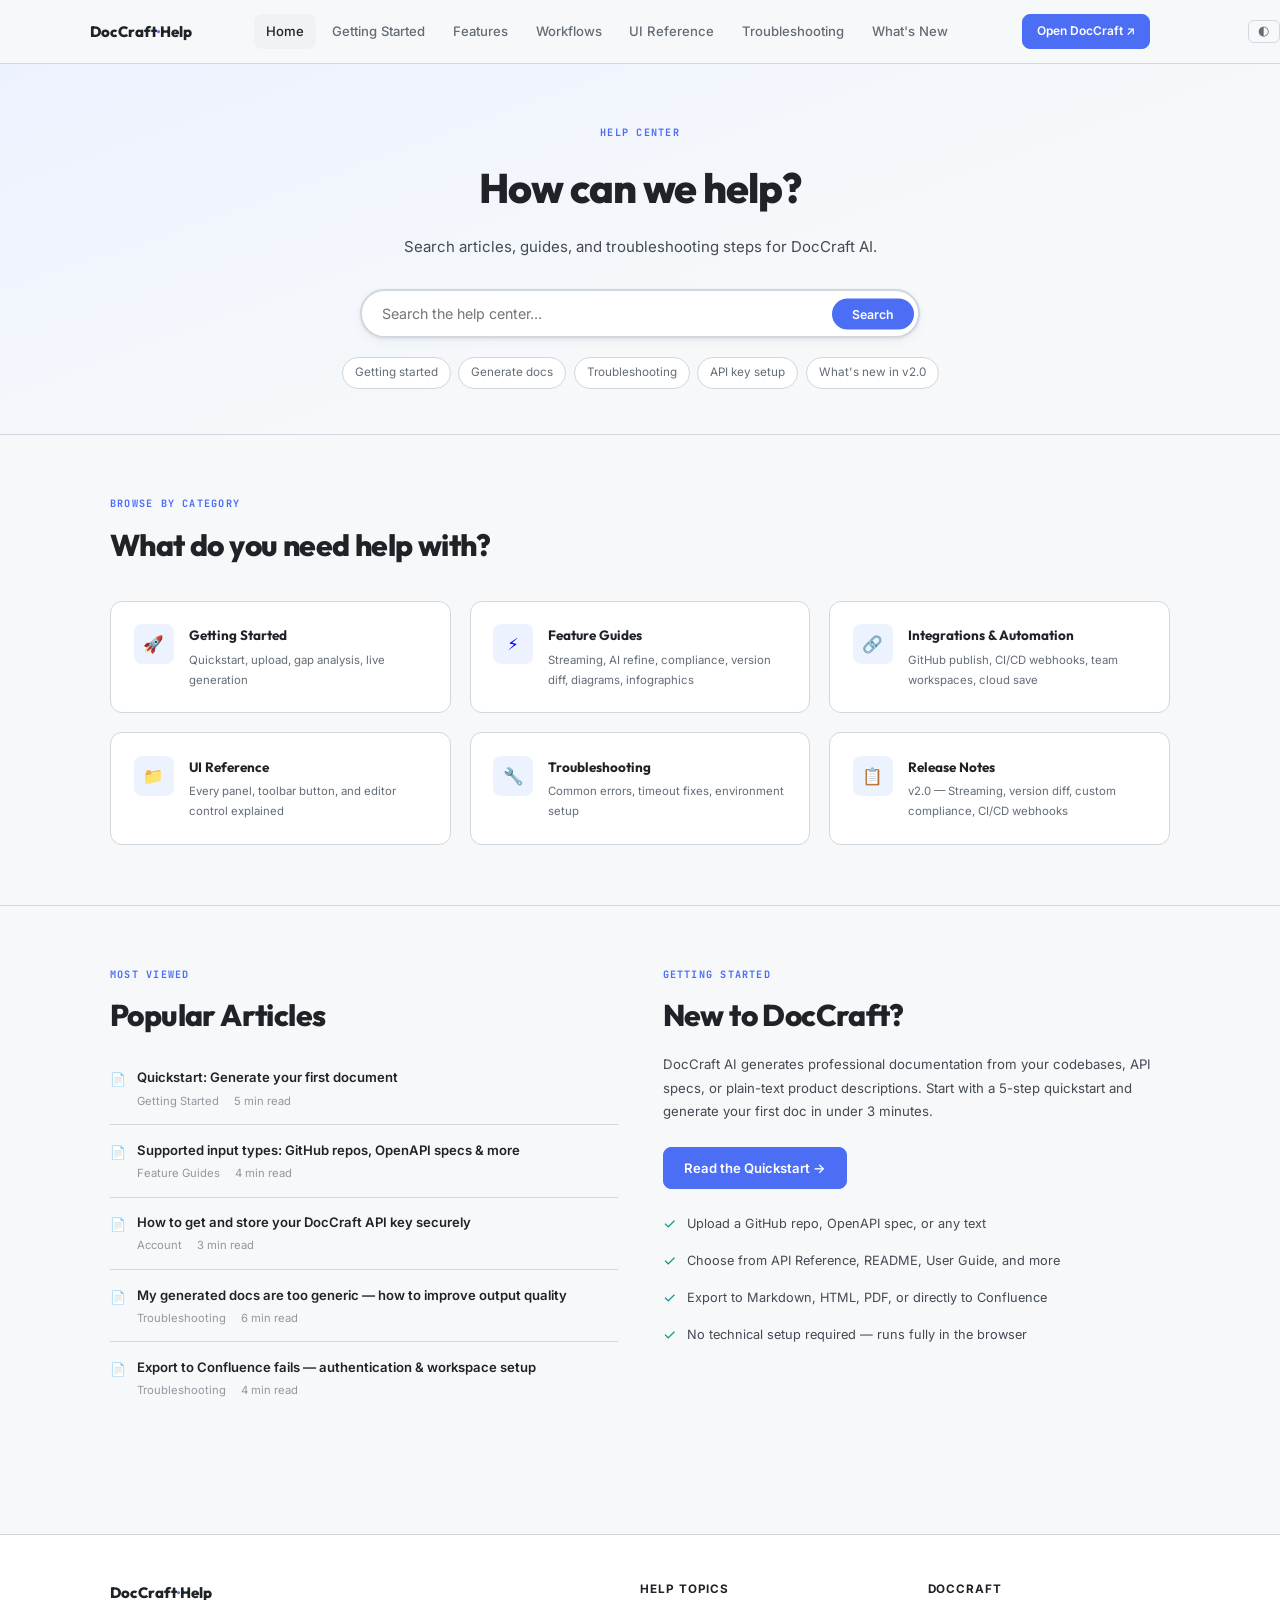
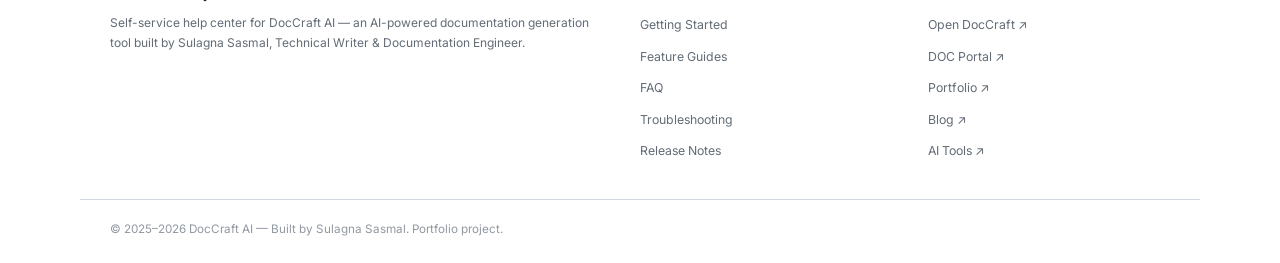
<file: index.html>
<!DOCTYPE html>
<html lang="en">
<head>
<meta charset="UTF-8">
<meta name="viewport" content="width=device-width, initial-scale=1.0">
<meta name="description" content="DocCraft AI Help Center — everything you need to generate, edit, and export professional documentation with DocCraft.">
<title>DocCraft Help Center — Documentation & Support</title>
<link rel="icon" href="assets/favicon.svg" type="image/svg+xml">
<link rel="stylesheet" href="assets/css/style.css">
<script>(function(){var t=localStorage.getItem("theme");if(t)document.documentElement.setAttribute("data-theme",t);else if(window.matchMedia("(prefers-color-scheme:dark)").matches)document.documentElement.setAttribute("data-theme","dark");else document.documentElement.setAttribute("data-theme","light");})()</script>
</head>
<body>

<nav class="nav">
  <div class="nav-inner">
    <a href="index.html" class="nav-brand">DocCraft<span>·</span>Help</a>
    <div class="nav-links">
      <a href="index.html"             class="nav-link active">Home</a>
      <a href="getting-started.html"   class="nav-link">Getting Started</a>
      <a href="feature-generate.html"  class="nav-link">Features</a>
      <a href="workflows.html"         class="nav-link">Workflows</a>
      <a href="ui-reference.html"      class="nav-link">UI Reference</a>
      <a href="troubleshooting.html"   class="nav-link">Troubleshooting</a>
      <a href="release-notes.html"     class="nav-link">What's New</a>
    </div>
    <div class="nav-actions">
      <a href="https://doccraft-ten.vercel.app/" target="_blank" rel="noopener" class="btn btn-indigo btn-sm">Open DocCraft ↗</a>
    </div>
  </div>
  <button class="theme-toggle" id="theme-toggle" aria-label="Toggle dark mode">&#9680;</button>
</nav>

<!-- HERO SEARCH -->
<div class="help-hero">
  <div class="container">
    <p style="font-family:var(--font-mono);font-size:0.68rem;font-weight:700;letter-spacing:0.12em;text-transform:uppercase;color:var(--indigo);margin-bottom:0.75rem;">Help Center</p>
    <h1>How can we help?</h1>
    <p>Search articles, guides, and troubleshooting steps for DocCraft AI.</p>
    <div class="help-search-wrap">
      <input type="search" class="help-search" placeholder="Search the help center..." aria-label="Search help articles">
      <button class="help-search-btn">Search</button>
    </div>
    <div class="popular-chips">
      <a href="getting-started.html" class="popular-chip">Getting started</a>
      <a href="feature-generate.html" class="popular-chip">Generate docs</a>
      <a href="troubleshooting.html" class="popular-chip">Troubleshooting</a>
      <a href="faq.html" class="popular-chip">API key setup</a>
      <a href="release-notes.html" class="popular-chip">What's new in v2.0</a>
    </div>
  </div>
</div>

<!-- CATEGORIES -->
<section class="section">
  <div class="container">
    <p class="section-label">Browse by Category</p>
    <h2 class="section-title">What do you need help with?</h2>
    <div class="category-grid">
      <a href="getting-started.html" class="category-card">
        <div class="category-icon">🚀</div>
        <div>
          <div class="category-card-title">Getting Started</div>
          <div class="category-card-count">Quickstart, upload, gap analysis, live generation</div>
        </div>
      </a>
      <a href="feature-generate.html" class="category-card">
        <div class="category-icon">⚡</div>
        <div>
          <div class="category-card-title">Feature Guides</div>
          <div class="category-card-count">Streaming, AI refine, compliance, version diff, diagrams, infographics</div>
        </div>
      </a>
      <a href="workflows.html" class="category-card">
        <div class="category-icon">🔗</div>
        <div>
          <div class="category-card-title">Integrations &amp; Automation</div>
          <div class="category-card-count">GitHub publish, CI/CD webhooks, team workspaces, cloud save</div>
        </div>
      </a>
      <a href="ui-reference.html" class="category-card">
        <div class="category-icon">📁</div>
        <div>
          <div class="category-card-title">UI Reference</div>
          <div class="category-card-count">Every panel, toolbar button, and editor control explained</div>
        </div>
      </a>
      <a href="troubleshooting.html" class="category-card">
        <div class="category-icon">🔧</div>
        <div>
          <div class="category-card-title">Troubleshooting</div>
          <div class="category-card-count">Common errors, timeout fixes, environment setup</div>
        </div>
      </a>
      <a href="release-notes.html" class="category-card">
        <div class="category-icon">📋</div>
        <div>
          <div class="category-card-title">Release Notes</div>
          <div class="category-card-count">v2.0 — Streaming, version diff, custom compliance, CI/CD webhooks</div>
        </div>
      </a>
    </div>
  </div>
</section>

<hr class="divider">

<!-- FEATURED ARTICLES -->
<section class="section">
  <div class="container">
    <div style="display:grid;grid-template-columns:1fr 1fr;gap:3rem;">
      <div>
        <p class="section-label">Most Viewed</p>
        <h2 class="section-title">Popular Articles</h2>
        <a href="getting-started.html" class="article-item">
          <span class="article-icon">📄</span>
          <div>
            <span class="article-title">Quickstart: Generate your first document</span>
            <div class="article-meta"><span>Getting Started</span><span>5 min read</span></div>
          </div>
        </a>
        <a href="feature-generate.html" class="article-item">
          <span class="article-icon">📄</span>
          <div>
            <span class="article-title">Supported input types: GitHub repos, OpenAPI specs &amp; more</span>
            <div class="article-meta"><span>Feature Guides</span><span>4 min read</span></div>
          </div>
        </a>
        <a href="faq.html" class="article-item">
          <span class="article-icon">📄</span>
          <div>
            <span class="article-title">How to get and store your DocCraft API key securely</span>
            <div class="article-meta"><span>Account</span><span>3 min read</span></div>
          </div>
        </a>
        <a href="troubleshooting.html" class="article-item">
          <span class="article-icon">📄</span>
          <div>
            <span class="article-title">My generated docs are too generic — how to improve output quality</span>
            <div class="article-meta"><span>Troubleshooting</span><span>6 min read</span></div>
          </div>
        </a>
        <a href="troubleshooting.html" class="article-item">
          <span class="article-icon">📄</span>
          <div>
            <span class="article-title">Export to Confluence fails — authentication &amp; workspace setup</span>
            <div class="article-meta"><span>Troubleshooting</span><span>4 min read</span></div>
          </div>
        </a>
      </div>
      <div>
        <p class="section-label">Getting Started</p>
        <h2 class="section-title">New to DocCraft?</h2>
        <p style="font-size:0.88rem;color:var(--text-2);line-height:1.8;margin-bottom:1.5rem;">DocCraft AI generates professional documentation from your codebases, API specs, or plain-text product descriptions. Start with a 5-step quickstart and generate your first doc in under 3 minutes.</p>
        <a href="getting-started.html" class="btn btn-indigo">Read the Quickstart →</a>
        <div style="margin-top:1.5rem;display:flex;flex-direction:column;gap:0.75rem;">
          <div style="display:flex;align-items:center;gap:0.75rem;font-size:0.85rem;color:var(--text-2);">
            <span style="color:var(--teal);font-size:1rem;">✓</span>
            Upload a GitHub repo, OpenAPI spec, or any text
          </div>
          <div style="display:flex;align-items:center;gap:0.75rem;font-size:0.85rem;color:var(--text-2);">
            <span style="color:var(--teal);font-size:1rem;">✓</span>
            Choose from API Reference, README, User Guide, and more
          </div>
          <div style="display:flex;align-items:center;gap:0.75rem;font-size:0.85rem;color:var(--text-2);">
            <span style="color:var(--teal);font-size:1rem;">✓</span>
            Export to Markdown, HTML, PDF, or directly to Confluence
          </div>
          <div style="display:flex;align-items:center;gap:0.75rem;font-size:0.85rem;color:var(--text-2);">
            <span style="color:var(--teal);font-size:1rem;">✓</span>
            No technical setup required — runs fully in the browser
          </div>
        </div>
      </div>
    </div>
  </div>
</section>

<!-- FOOTER -->
<footer class="footer">
  <div class="footer-grid">
    <div>
      <div class="footer-brand">DocCraft<span>·</span>Help</div>
      <p class="footer-desc">Self-service help center for DocCraft AI — an AI-powered documentation generation tool built by Sulagna Sasmal, Technical Writer &amp; Documentation Engineer.</p>
    </div>
    <div>
      <div class="footer-col-title">Help Topics</div>
      <ul class="footer-links">
        <li><a href="getting-started.html">Getting Started</a></li>
        <li><a href="feature-generate.html">Feature Guides</a></li>
        <li><a href="faq.html">FAQ</a></li>
        <li><a href="troubleshooting.html">Troubleshooting</a></li>
        <li><a href="release-notes.html">Release Notes</a></li>
      </ul>
    </div>
    <div>
      <div class="footer-col-title">DocCraft</div>
      <ul class="footer-links">
        <li><a href="https://doccraft-ten.vercel.app/" target="_blank" rel="noopener">Open DocCraft ↗</a></li>
        <li><a href="https://sulagnasasmal.github.io/doc-portal/" target="_blank" rel="noopener">DOC Portal ↗</a></li>
        <li><a href="https://sulagnasasmal.com/" target="_blank" rel="noopener">Portfolio ↗</a></li>
        <li><a href="https://sulagnasasmal.github.io/blog/" target="_blank" rel="noopener">Blog ↗</a></li>
        <li><a href="https://sulagnasasmal.github.io/ai-doc-tools/" target="_blank" rel="noopener">AI Tools ↗</a></li>
      </ul>
    </div>
  </div>
  <div class="footer-bottom">
    <span class="footer-copyright">© 2025–2026 DocCraft AI — Built by Sulagna Sasmal. Portfolio project.</span>
  </div>
</footer>

<script src="assets/js/search.js"></script>
<script src="assets/js/theme.js"></script>
</body>
</html>
</file>
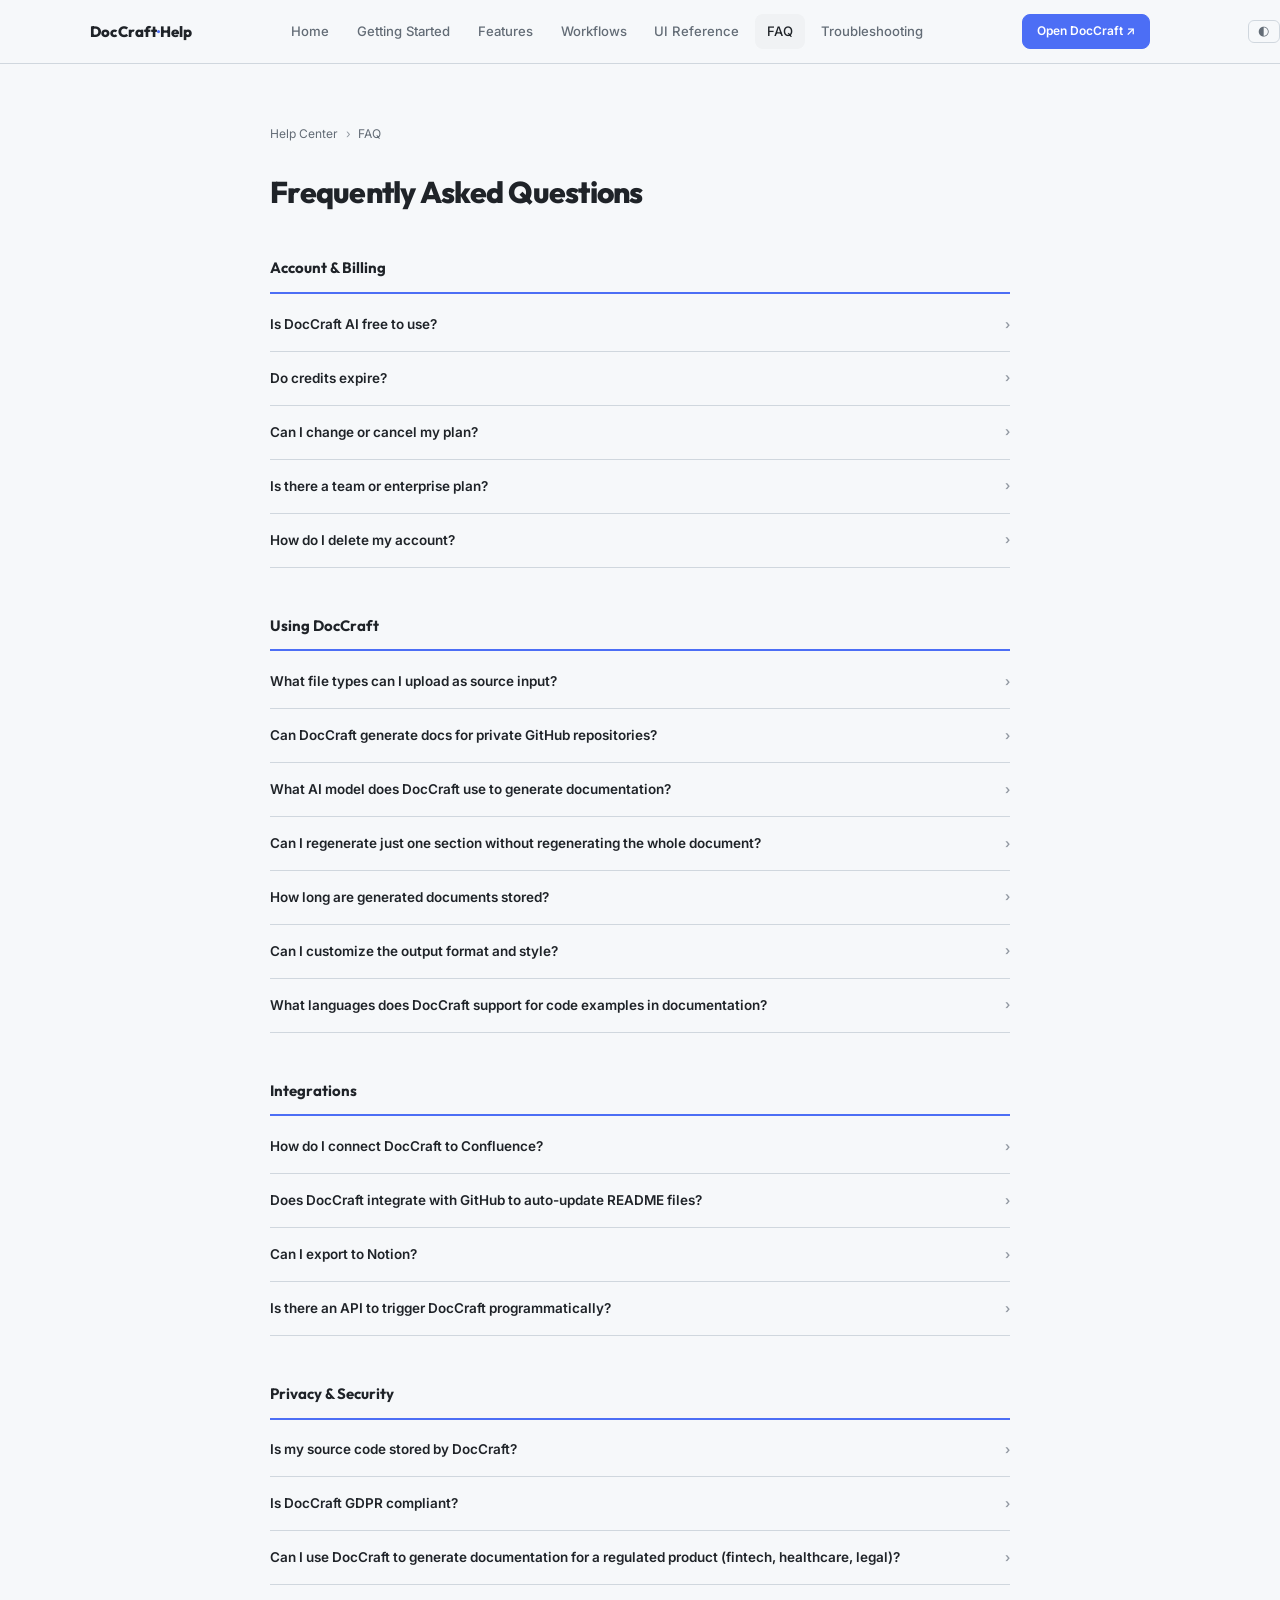
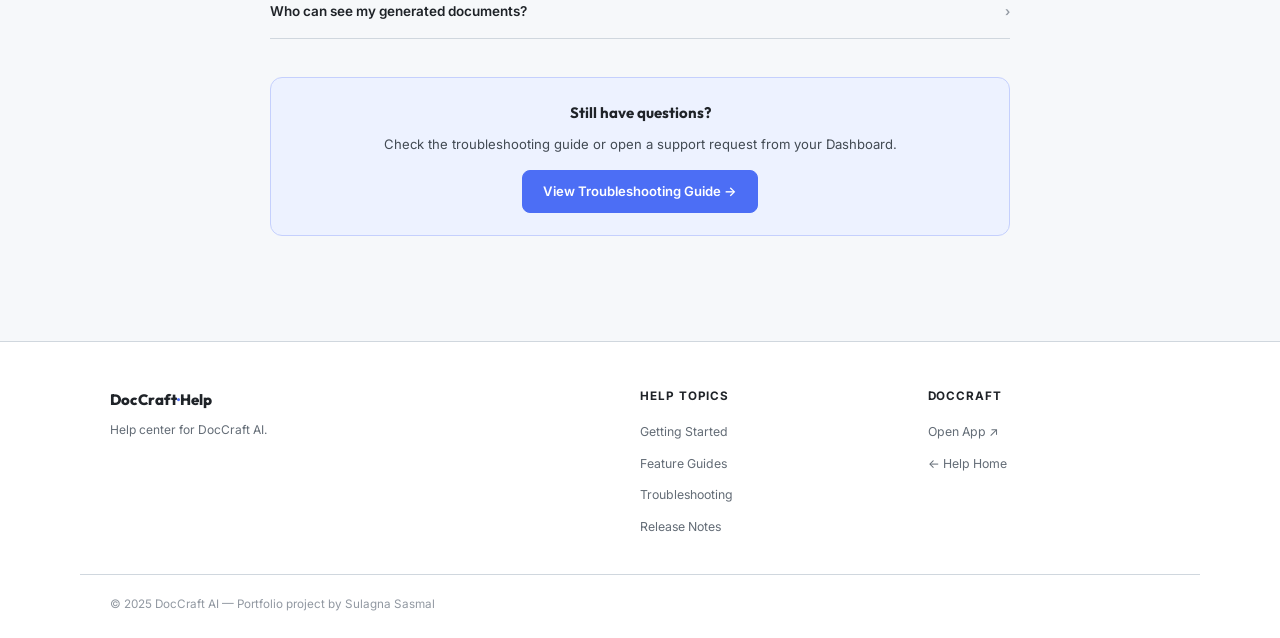
<file: faq.html>
<!DOCTYPE html>
<html lang="en">
<head>
<meta charset="UTF-8">
<link rel="icon" href="assets/favicon.svg" type="image/svg+xml">
<meta name="viewport" content="width=device-width, initial-scale=1.0">
<title>Frequently Asked Questions — DocCraft Help Center</title>
<link rel="stylesheet" href="assets/css/style.css">
<script>(function(){var t=localStorage.getItem("theme");if(t)document.documentElement.setAttribute("data-theme",t);else if(window.matchMedia("(prefers-color-scheme:dark)").matches)document.documentElement.setAttribute("data-theme","dark");else document.documentElement.setAttribute("data-theme","light");})()</script>
</head>
<body>

<nav class="nav">
  <div class="nav-inner">
    <a href="index.html" class="nav-brand">DocCraft<span>·</span>Help</a>
    <div class="nav-links">
      <a href="index.html" class="nav-link">Home</a>
      <a href="getting-started.html" class="nav-link">Getting Started</a>
      <a href="feature-generate.html" class="nav-link">Features</a>
      <a href="workflows.html" class="nav-link">Workflows</a>
      <a href="ui-reference.html" class="nav-link">UI Reference</a>
      <a href="faq.html" class="nav-link active">FAQ</a>
      <a href="troubleshooting.html" class="nav-link">Troubleshooting</a>
    </div>
    <div class="nav-actions">
      <a href="https://doccraft-ten.vercel.app/" target="_blank" class="btn btn-indigo btn-sm">Open DocCraft ↗</a>
    </div>
  </div>
  <button class="theme-toggle" id="theme-toggle" aria-label="Toggle dark mode">&#9680;</button>
</nav>

<div style="max-width:var(--content-w);margin:0 auto;padding:3rem 2rem;">

  <div class="breadcrumb">
    <a href="index.html">Help Center</a>
    <span class="breadcrumb-sep">›</span>
    <span>FAQ</span>
  </div>

  <h1 style="font-family:var(--font-display);font-size:2rem;font-weight:800;color:var(--text);letter-spacing:-0.025em;margin:0.5rem 0 2rem;">Frequently Asked Questions</h1>

  <!-- SECTION 1 -->
  <div class="faq-section">
    <div class="faq-section-title">Account &amp; Billing</div>

    <div class="faq-item">
      <div class="faq-question">Is DocCraft AI free to use? <span class="faq-chevron">›</span></div>
      <div class="faq-answer">DocCraft offers a free tier that includes <strong>10 document generations per month</strong>. Free accounts also get access to all standard document types (API Reference, README, User Guide, Admin Docs, Release Notes) and all export formats. Paid plans are available for teams and higher usage volumes — see the Pricing page for current plans.</div>
    </div>

    <div class="faq-item">
      <div class="faq-question">Do credits expire? <span class="faq-chevron">›</span></div>
      <div class="faq-answer">Free-tier monthly generations reset on your account anniversary date each month. They do not roll over — unused generations in a given month are not added to the following month. Paid plan credits follow the same reset cycle unless otherwise specified in your plan terms.</div>
    </div>

    <div class="faq-item">
      <div class="faq-question">Can I change or cancel my plan? <span class="faq-chevron">›</span></div>
      <div class="faq-answer">Yes. You can upgrade, downgrade, or cancel from your Account Settings → Billing page at any time. Cancellation takes effect at the end of your current billing cycle. You retain access to all generated documents in your dashboard regardless of plan status.</div>
    </div>

    <div class="faq-item">
      <div class="faq-question">Is there a team or enterprise plan? <span class="faq-chevron">›</span></div>
      <div class="faq-answer">Team plans supporting multiple users, shared projects, and centralized billing are on the roadmap for 2025. Currently, DocCraft is designed for individual users. If you need team access, contact the support email to discuss early access options.</div>
    </div>

    <div class="faq-item">
      <div class="faq-question">How do I delete my account? <span class="faq-chevron">›</span></div>
      <div class="faq-answer">Navigate to Account Settings → Privacy → Delete Account. This permanently deletes all your documents, generation history, and account data. This action cannot be undone. If you have an active paid subscription, please cancel it first to avoid further charges.</div>
    </div>
  </div>

  <!-- SECTION 2 -->
  <div class="faq-section">
    <div class="faq-section-title">Using DocCraft</div>

    <div class="faq-item">
      <div class="faq-question">What file types can I upload as source input? <span class="faq-chevron">›</span></div>
      <div class="faq-answer">DocCraft accepts: <strong>OpenAPI/Swagger specs</strong> (<code>.yaml</code>, <code>.json</code>), <strong>Postman collections</strong> (<code>.json</code>), <strong>plain text and Markdown</strong> (<code>.txt</code>, <code>.md</code>), and <strong>code files</strong> (<code>.js</code>, <code>.py</code>, <code>.ts</code>, <code>.go</code>, <code>.java</code>, and others). You can also paste a GitHub repository URL directly — DocCraft will fetch the public repo contents.</div>
    </div>

    <div class="faq-item">
      <div class="faq-question">Can DocCraft generate docs for private GitHub repositories? <span class="faq-chevron">›</span></div>
      <div class="faq-answer">Direct private repo ingestion via GitHub URL is not currently supported. For private repos, the recommended approach is to export a Postman collection, export your OpenAPI spec, or copy/paste relevant source files directly into the DocCraft input field. Full GitHub OAuth integration (including private repo access) is planned.</div>
    </div>

    <div class="faq-item">
      <div class="faq-question">What AI model does DocCraft use to generate documentation? <span class="faq-chevron">›</span></div>
      <div class="faq-answer">DocCraft uses a combination of large language models optimized for technical writing tasks. The specific model combination and version is not disclosed as it may change as the product evolves. The output is post-processed with terminology normalization and structure formatting passes to ensure consistency across generated sections.</div>
    </div>

    <div class="faq-item">
      <div class="faq-question">Can I regenerate just one section without regenerating the whole document? <span class="faq-chevron">›</span></div>
      <div class="faq-answer">Yes. In the Document Editor, hover over any section and click the <strong>Regenerate</strong> icon (a circular arrow). A prompt field will appear allowing you to give specific instructions for that section — for example: "Make this more concise", "Add a Python code example", or "Rewrite this for non-technical users". Section-level regeneration does not affect other sections.</div>
    </div>

    <div class="faq-item">
      <div class="faq-question">How long are generated documents stored? <span class="faq-chevron">›</span></div>
      <div class="faq-answer">Generated documents are stored in your dashboard for <strong>90 days</strong> from creation date. After 90 days, documents are automatically deleted unless you have exported them or saved them to an integration. Free-tier users should export important documents promptly. Paid plan users may have extended storage — check your plan details.</div>
    </div>

    <div class="faq-item">
      <div class="faq-question">Can I customize the output format and style? <span class="faq-chevron">›</span></div>
      <div class="faq-answer">Yes. DocCraft supports <strong>custom tone instructions</strong> (technical, approachable, concise), section inclusion/exclusion, and custom templates. In Advanced Settings, you can specify a company style guide summary, preferred heading hierarchy, and terminology preferences. These are applied to the generation prompt before processing.</div>
    </div>

    <div class="faq-item">
      <div class="faq-question">What languages does DocCraft support for code examples in documentation? <span class="faq-chevron">›</span></div>
      <div class="faq-answer">When generating API references, DocCraft can produce code examples in <strong>Node.js, Python, cURL, Ruby, PHP, Go, and Java</strong>. Language selection is available in the Advanced Settings panel before generation. If your source is a typed language like TypeScript or Kotlin, DocCraft will maintain the original language for examples while offering translated examples in your selected secondary languages.</div>
    </div>
  </div>

  <!-- SECTION 3 -->
  <div class="faq-section">
    <div class="faq-section-title">Integrations</div>

    <div class="faq-item">
      <div class="faq-question">How do I connect DocCraft to Confluence? <span class="faq-chevron">›</span></div>
      <div class="faq-answer">Go to <strong>Settings → Integrations → Confluence</strong>. You'll need your Confluence Cloud workspace URL (e.g., <code>https://yourcompany.atlassian.net</code>) and a Confluence API token. You can generate an API token at <code>id.atlassian.com → Security → API tokens</code>. Once connected, you can select a target Space and parent page before exporting any document.</div>
    </div>

    <div class="faq-item">
      <div class="faq-question">Does DocCraft integrate with GitHub to auto-update README files? <span class="faq-chevron">›</span></div>
      <div class="faq-answer">Auto-push to GitHub is not yet available. Currently, you export your generated README as a Markdown file and commit it to your repository manually. A GitHub integration that allows direct push (including PR creation) is in active development.</div>
    </div>

    <div class="faq-item">
      <div class="faq-question">Can I export to Notion? <span class="faq-chevron">›</span></div>
      <div class="faq-answer">Notion export via the Notion API is on the roadmap. Currently, the best workaround is to export your document as Markdown and use Notion's built-in Markdown import feature (Block menu → Import → Text &amp; Markdown). Notion does not preserve all HTML structure from the HTML export, so Markdown is the recommended format for Notion.</div>
    </div>

    <div class="faq-item">
      <div class="faq-question">Is there an API to trigger DocCraft programmatically? <span class="faq-chevron">›</span></div>
      <div class="faq-answer">A DocCraft REST API is in development and expected in 2025 H1. The API will allow trigger-based generation from CI/CD pipelines (e.g., regenerate API reference on every OpenAPI spec change) and programmatic export to connected destinations. Early API access is available — contact support if you have an enterprise use case.</div>
    </div>
  </div>

  <!-- SECTION 4 -->
  <div class="faq-section">
    <div class="faq-section-title">Privacy &amp; Security</div>

    <div class="faq-item">
      <div class="faq-question">Is my source code stored by DocCraft? <span class="faq-chevron">›</span></div>
      <div class="faq-answer">Source material you upload is processed in-memory for generation and is <strong>not persistently stored</strong> after generation completes. The generated document output is stored in your dashboard (see storage policy above). DocCraft does not use your source code to train or fine-tune AI models. See the full Privacy Policy for details.</div>
    </div>

    <div class="faq-item">
      <div class="faq-question">Is DocCraft GDPR compliant? <span class="faq-chevron">›</span></div>
      <div class="faq-answer">DocCraft processes data in compliance with GDPR. User data is stored in EU-region infrastructure. You can request a full data export or account deletion at any time from Account Settings → Privacy. Data deletion requests are fulfilled within 30 days of submission.</div>
    </div>

    <div class="faq-item">
      <div class="faq-question">Can I use DocCraft to generate documentation for a regulated product (fintech, healthcare, legal)? <span class="faq-chevron">›</span></div>
      <div class="faq-answer">DocCraft can generate draft documentation for regulated products. However, all AI-generated content must be reviewed, verified, and approved by qualified human reviewers before use in production, regulatory submissions, or customer-facing materials. DocCraft output is a starting point, not a compliance-ready final deliverable.</div>
    </div>

    <div class="faq-item">
      <div class="faq-question">Who can see my generated documents? <span class="faq-chevron">›</span></div>
      <div class="faq-answer">By default, all documents are <strong>private</strong> — visible only to your account. DocCraft does not have a public sharing feature at this time. When you export a document, the exported file exists only on your local device. No team members, DocCraft staff, or third parties can access your documents without your explicit sharing action.</div>
    </div>
  </div>

  <div style="background:var(--indigo-light);border:1px solid var(--indigo-border);border-radius:var(--radius-lg);padding:1.5rem;text-align:center;margin-top:2rem;">
    <div style="font-family:var(--font-display);font-weight:700;color:var(--text);margin-bottom:0.5rem;">Still have questions?</div>
    <p style="font-size:0.875rem;color:var(--text-2);margin-bottom:1rem;">Check the troubleshooting guide or open a support request from your Dashboard.</p>
    <a href="troubleshooting.html" class="btn btn-indigo">View Troubleshooting Guide →</a>
  </div>

</div>

<footer class="footer">
  <div class="footer-grid">
    <div><div class="footer-brand">DocCraft<span>·</span>Help</div><p class="footer-desc">Help center for DocCraft AI.</p></div>
    <div>
      <div class="footer-col-title">Help Topics</div>
      <ul class="footer-links">
        <li><a href="getting-started.html">Getting Started</a></li>
        <li><a href="feature-generate.html">Feature Guides</a></li>
        <li><a href="troubleshooting.html">Troubleshooting</a></li>
        <li><a href="release-notes.html">Release Notes</a></li>
      </ul>
    </div>
    <div>
      <div class="footer-col-title">DocCraft</div>
      <ul class="footer-links">
        <li><a href="https://doccraft-ten.vercel.app/" target="_blank">Open App ↗</a></li>
        <li><a href="index.html">← Help Home</a></li>
      </ul>
    </div>
  </div>
  <div class="footer-bottom"><span class="footer-copyright">© 2025 DocCraft AI — Portfolio project by Sulagna Sasmal</span></div>
</footer>

<script src="assets/js/search.js"></script>
<script src="assets/js/theme.js"></script>
</body>
</html>
</file>
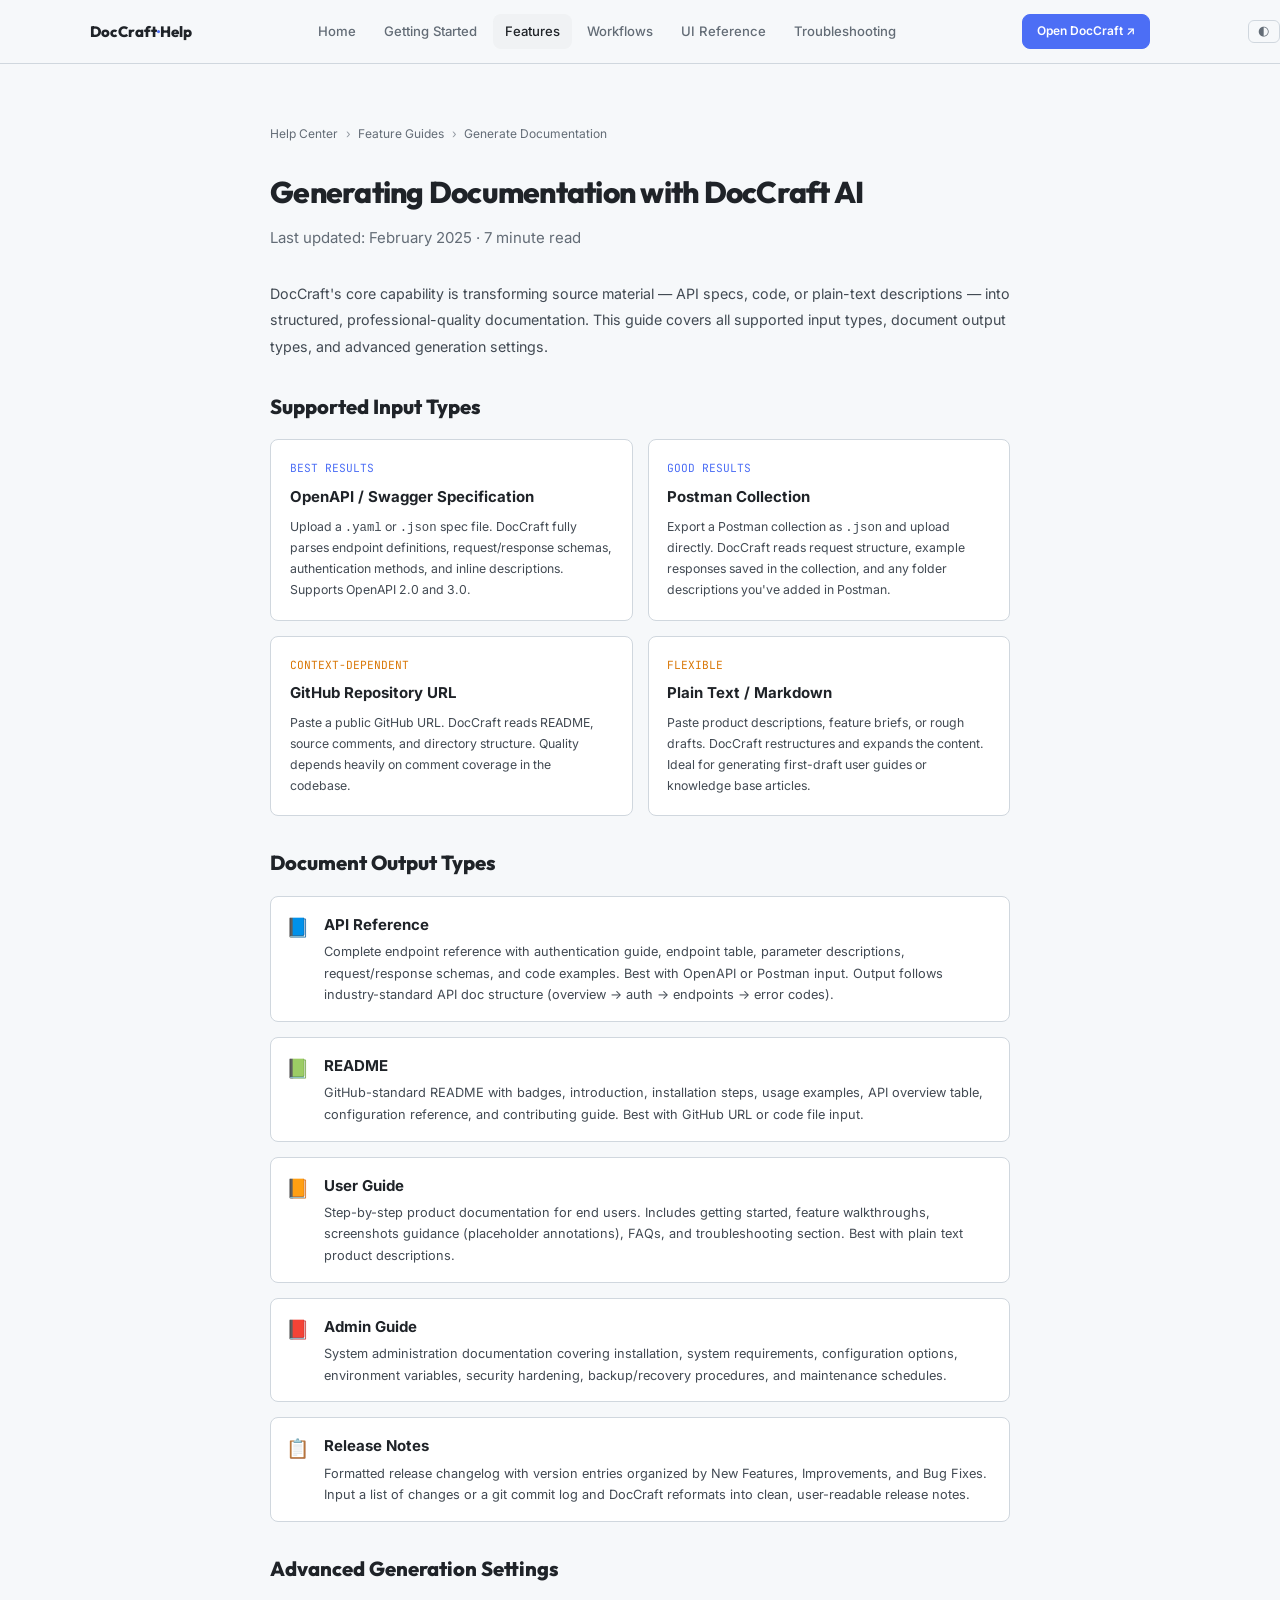
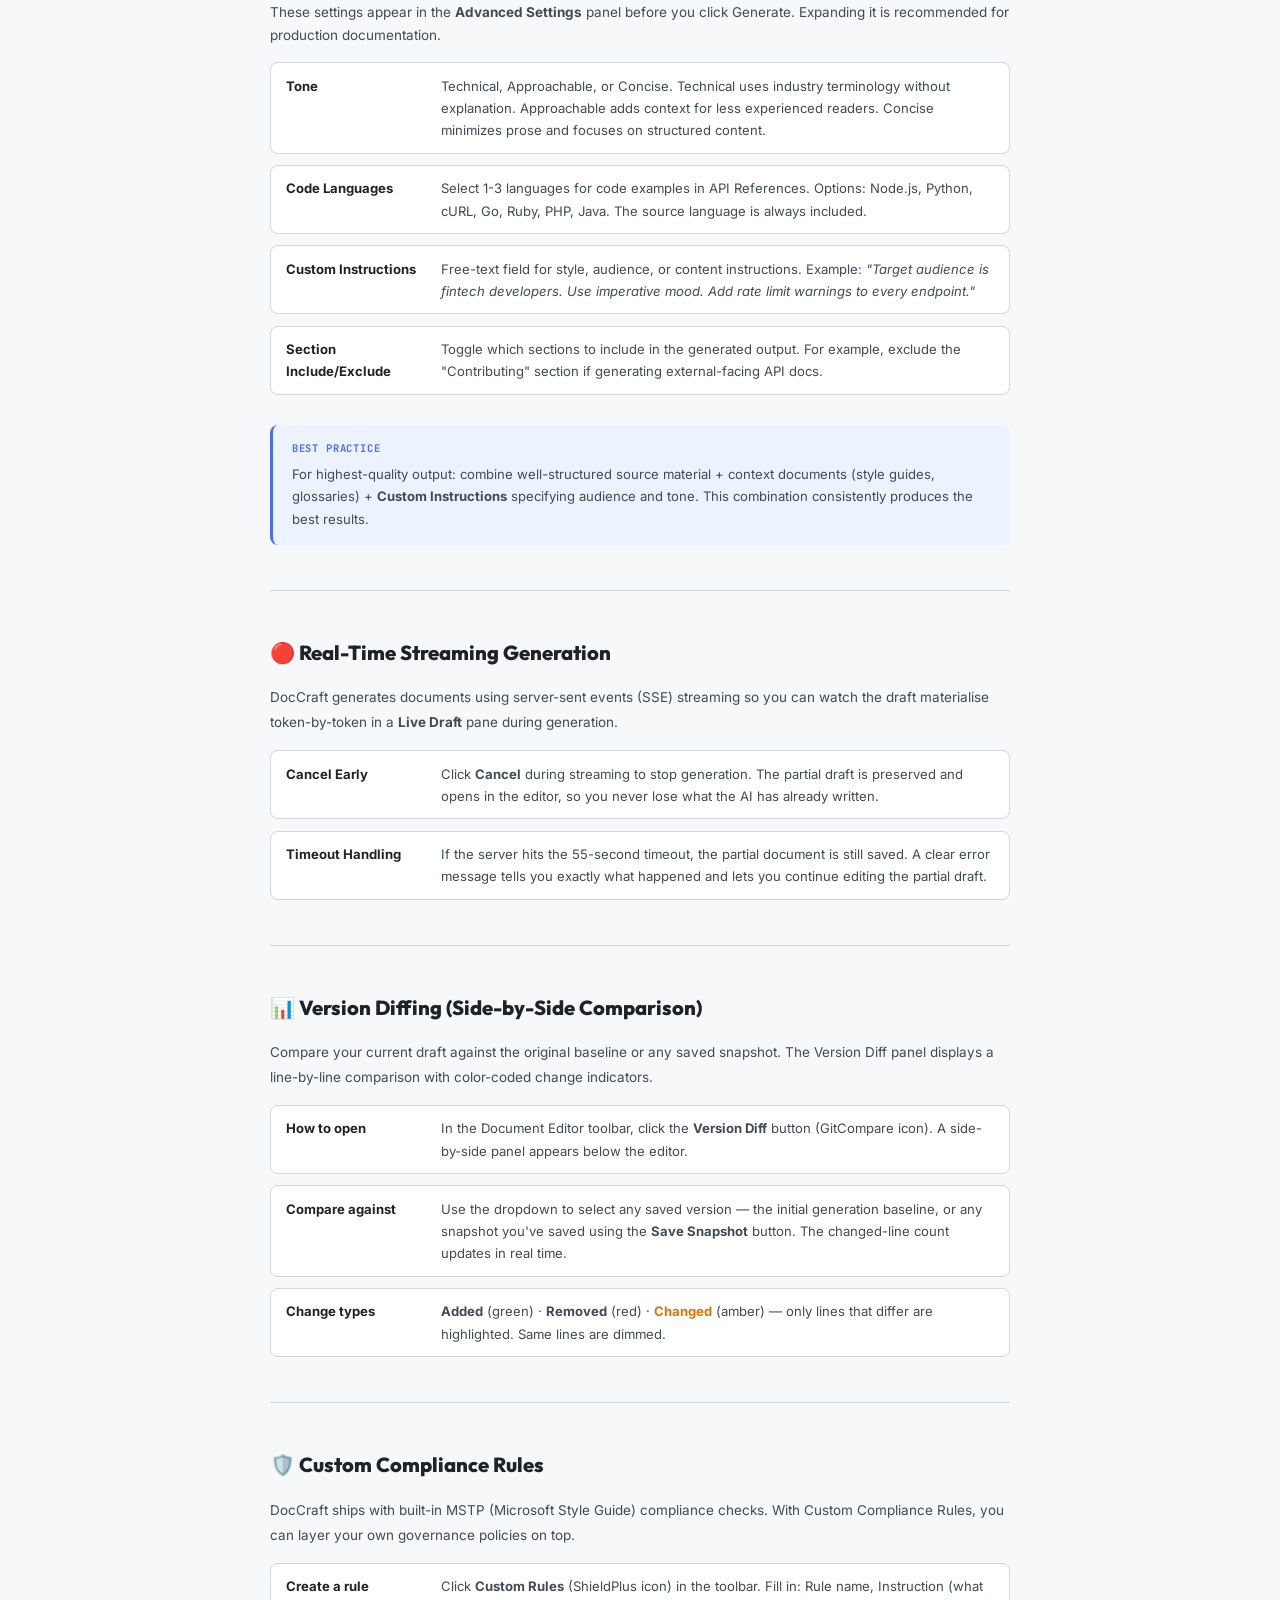
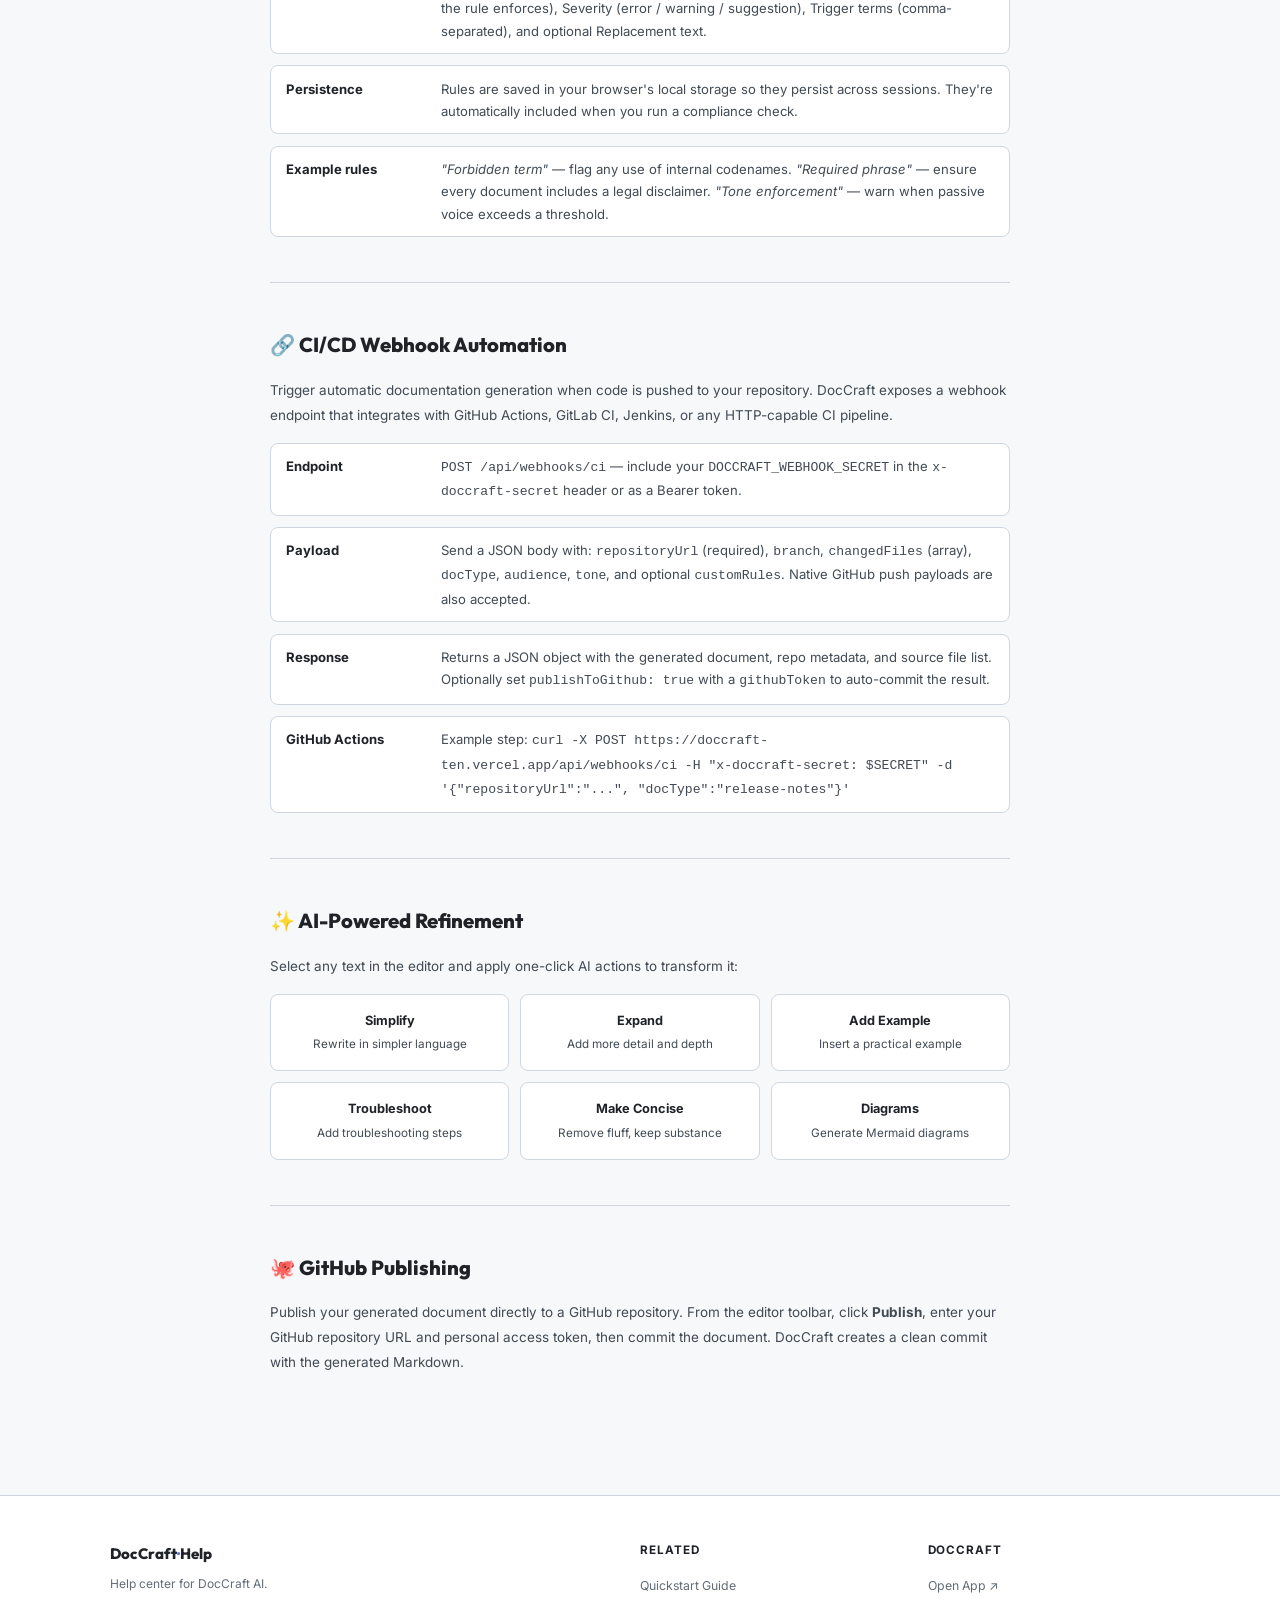
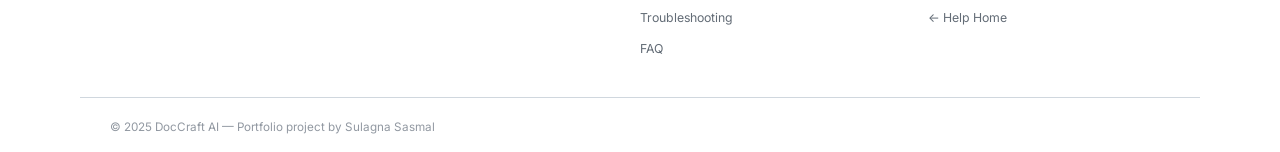
<file: feature-generate.html>
<!DOCTYPE html>
<html lang="en">
<head>
<meta charset="UTF-8">
<link rel="icon" href="assets/favicon.svg" type="image/svg+xml">
<meta name="viewport" content="width=device-width, initial-scale=1.0">
<title>Generating Documentation — DocCraft Help Center</title>
<link rel="stylesheet" href="assets/css/style.css">
<script>(function(){var t=localStorage.getItem("theme");if(t)document.documentElement.setAttribute("data-theme",t);else if(window.matchMedia("(prefers-color-scheme:dark)").matches)document.documentElement.setAttribute("data-theme","dark");else document.documentElement.setAttribute("data-theme","light");})()</script>
</head>
<body>

<nav class="nav">
  <div class="nav-inner">
    <a href="index.html" class="nav-brand">DocCraft<span>·</span>Help</a>
    <div class="nav-links">
      <a href="index.html" class="nav-link">Home</a>
      <a href="getting-started.html" class="nav-link">Getting Started</a>
      <a href="feature-generate.html" class="nav-link active">Features</a>
      <a href="workflows.html" class="nav-link">Workflows</a>
      <a href="ui-reference.html" class="nav-link">UI Reference</a>
      <a href="troubleshooting.html" class="nav-link">Troubleshooting</a>
    </div>
    <div class="nav-actions">
      <a href="https://doccraft-ten.vercel.app/" target="_blank" class="btn btn-indigo btn-sm">Open DocCraft ↗</a>
    </div>
  </div>
  <button class="theme-toggle" id="theme-toggle" aria-label="Toggle dark mode">&#9680;</button>
</nav>

<div style="max-width:var(--content-w);margin:0 auto;padding:3rem 2rem;">

  <div class="breadcrumb">
    <a href="index.html">Help Center</a>
    <span class="breadcrumb-sep">›</span>
    <span>Feature Guides</span>
    <span class="breadcrumb-sep">›</span>
    <span>Generate Documentation</span>
  </div>

  <h1 style="font-family:var(--font-display);font-size:2rem;font-weight:800;color:var(--text);letter-spacing:-0.025em;margin:0.5rem 0 0.5rem;">Generating Documentation with DocCraft AI</h1>
  <p style="color:var(--text-3);margin-bottom:2rem;">Last updated: February 2025 · 7 minute read</p>

  <p style="font-size:0.95rem;color:var(--text-2);line-height:1.85;margin-bottom:2rem;">DocCraft's core capability is transforming source material — API specs, code, or plain-text descriptions — into structured, professional-quality documentation. This guide covers all supported input types, document output types, and advanced generation settings.</p>

  <h2 style="font-family:var(--font-display);font-size:1.35rem;font-weight:800;color:var(--text);margin:2rem 0 1rem;">Supported Input Types</h2>

  <div style="display:grid;grid-template-columns:1fr 1fr;gap:1rem;margin-bottom:2rem;">
    <div style="background:var(--bg-card);border:1px solid var(--border);border-radius:var(--radius);padding:1.25rem;">
      <div style="font-family:var(--font-mono);font-size:0.75rem;color:var(--indigo);margin-bottom:0.35rem;">BEST RESULTS</div>
      <div style="font-weight:700;color:var(--text);margin-bottom:0.5rem;">OpenAPI / Swagger Specification</div>
      <p style="font-size:0.82rem;color:var(--text-2);line-height:1.7;">Upload a <code>.yaml</code> or <code>.json</code> spec file. DocCraft fully parses endpoint definitions, request/response schemas, authentication methods, and inline descriptions. Supports OpenAPI 2.0 and 3.0.</p>
    </div>
    <div style="background:var(--bg-card);border:1px solid var(--border);border-radius:var(--radius);padding:1.25rem;">
      <div style="font-family:var(--font-mono);font-size:0.75rem;color:var(--indigo);margin-bottom:0.35rem;">GOOD RESULTS</div>
      <div style="font-weight:700;color:var(--text);margin-bottom:0.5rem;">Postman Collection</div>
      <p style="font-size:0.82rem;color:var(--text-2);line-height:1.7;">Export a Postman collection as <code>.json</code> and upload directly. DocCraft reads request structure, example responses saved in the collection, and any folder descriptions you've added in Postman.</p>
    </div>
    <div style="background:var(--bg-card);border:1px solid var(--border);border-radius:var(--radius);padding:1.25rem;">
      <div style="font-family:var(--font-mono);font-size:0.75rem;color:var(--amber);margin-bottom:0.35rem;">CONTEXT-DEPENDENT</div>
      <div style="font-weight:700;color:var(--text);margin-bottom:0.5rem;">GitHub Repository URL</div>
      <p style="font-size:0.82rem;color:var(--text-2);line-height:1.7;">Paste a public GitHub URL. DocCraft reads README, source comments, and directory structure. Quality depends heavily on comment coverage in the codebase.</p>
    </div>
    <div style="background:var(--bg-card);border:1px solid var(--border);border-radius:var(--radius);padding:1.25rem;">
      <div style="font-family:var(--font-mono);font-size:0.75rem;color:var(--amber);margin-bottom:0.35rem;">FLEXIBLE</div>
      <div style="font-weight:700;color:var(--text);margin-bottom:0.5rem;">Plain Text / Markdown</div>
      <p style="font-size:0.82rem;color:var(--text-2);line-height:1.7;">Paste product descriptions, feature briefs, or rough drafts. DocCraft restructures and expands the content. Ideal for generating first-draft user guides or knowledge base articles.</p>
    </div>
  </div>

  <h2 style="font-family:var(--font-display);font-size:1.35rem;font-weight:800;color:var(--text);margin:2rem 0 1rem;">Document Output Types</h2>

  <div style="display:flex;flex-direction:column;gap:1rem;margin-bottom:2rem;">
    <div style="display:flex;gap:1rem;padding:1rem;background:var(--bg-card);border:1px solid var(--border);border-radius:var(--radius);">
      <span style="font-size:1.25rem;flex-shrink:0;">📘</span>
      <div>
        <div style="font-weight:700;color:var(--text);margin-bottom:0.25rem;">API Reference</div>
        <p style="font-size:0.85rem;color:var(--text-2);line-height:1.7;">Complete endpoint reference with authentication guide, endpoint table, parameter descriptions, request/response schemas, and code examples. Best with OpenAPI or Postman input. Output follows industry-standard API doc structure (overview → auth → endpoints → error codes).</p>
      </div>
    </div>
    <div style="display:flex;gap:1rem;padding:1rem;background:var(--bg-card);border:1px solid var(--border);border-radius:var(--radius);">
      <span style="font-size:1.25rem;flex-shrink:0;">📗</span>
      <div>
        <div style="font-weight:700;color:var(--text);margin-bottom:0.25rem;">README</div>
        <p style="font-size:0.85rem;color:var(--text-2);line-height:1.7;">GitHub-standard README with badges, introduction, installation steps, usage examples, API overview table, configuration reference, and contributing guide. Best with GitHub URL or code file input.</p>
      </div>
    </div>
    <div style="display:flex;gap:1rem;padding:1rem;background:var(--bg-card);border:1px solid var(--border);border-radius:var(--radius);">
      <span style="font-size:1.25rem;flex-shrink:0;">📙</span>
      <div>
        <div style="font-weight:700;color:var(--text);margin-bottom:0.25rem;">User Guide</div>
        <p style="font-size:0.85rem;color:var(--text-2);line-height:1.7;">Step-by-step product documentation for end users. Includes getting started, feature walkthroughs, screenshots guidance (placeholder annotations), FAQs, and troubleshooting section. Best with plain text product descriptions.</p>
      </div>
    </div>
    <div style="display:flex;gap:1rem;padding:1rem;background:var(--bg-card);border:1px solid var(--border);border-radius:var(--radius);">
      <span style="font-size:1.25rem;flex-shrink:0;">📕</span>
      <div>
        <div style="font-weight:700;color:var(--text);margin-bottom:0.25rem;">Admin Guide</div>
        <p style="font-size:0.85rem;color:var(--text-2);line-height:1.7;">System administration documentation covering installation, system requirements, configuration options, environment variables, security hardening, backup/recovery procedures, and maintenance schedules.</p>
      </div>
    </div>
    <div style="display:flex;gap:1rem;padding:1rem;background:var(--bg-card);border:1px solid var(--border);border-radius:var(--radius);">
      <span style="font-size:1.25rem;flex-shrink:0;">📋</span>
      <div>
        <div style="font-weight:700;color:var(--text);margin-bottom:0.25rem;">Release Notes</div>
        <p style="font-size:0.85rem;color:var(--text-2);line-height:1.7;">Formatted release changelog with version entries organized by New Features, Improvements, and Bug Fixes. Input a list of changes or a git commit log and DocCraft reformats into clean, user-readable release notes.</p>
      </div>
    </div>
  </div>

  <h2 style="font-family:var(--font-display);font-size:1.35rem;font-weight:800;color:var(--text);margin:2rem 0 1rem;">Advanced Generation Settings</h2>

  <p style="font-size:0.9rem;color:var(--text-2);margin-bottom:1rem;">These settings appear in the <strong>Advanced Settings</strong> panel before you click Generate. Expanding it is recommended for production documentation.</p>

  <div style="display:flex;flex-direction:column;gap:0.75rem;margin-bottom:2rem;font-size:0.875rem;">
    <div style="display:flex;gap:1rem;padding:0.75rem 1rem;background:var(--bg-card);border:1px solid var(--border);border-radius:var(--radius);">
      <div style="font-weight:700;color:var(--text);min-width:140px;">Tone</div>
      <div style="color:var(--text-2);">Technical, Approachable, or Concise. Technical uses industry terminology without explanation. Approachable adds context for less experienced readers. Concise minimizes prose and focuses on structured content.</div>
    </div>
    <div style="display:flex;gap:1rem;padding:0.75rem 1rem;background:var(--bg-card);border:1px solid var(--border);border-radius:var(--radius);">
      <div style="font-weight:700;color:var(--text);min-width:140px;">Code Languages</div>
      <div style="color:var(--text-2);">Select 1-3 languages for code examples in API References. Options: Node.js, Python, cURL, Go, Ruby, PHP, Java. The source language is always included.</div>
    </div>
    <div style="display:flex;gap:1rem;padding:0.75rem 1rem;background:var(--bg-card);border:1px solid var(--border);border-radius:var(--radius);">
      <div style="font-weight:700;color:var(--text);min-width:140px;">Custom Instructions</div>
      <div style="color:var(--text-2);">Free-text field for style, audience, or content instructions. Example: <em>"Target audience is fintech developers. Use imperative mood. Add rate limit warnings to every endpoint."</em></div>
    </div>
    <div style="display:flex;gap:1rem;padding:0.75rem 1rem;background:var(--bg-card);border:1px solid var(--border);border-radius:var(--radius);">
      <div style="font-weight:700;color:var(--text);min-width:140px;">Section Include/Exclude</div>
      <div style="color:var(--text-2);">Toggle which sections to include in the generated output. For example, exclude the "Contributing" section if generating external-facing API docs.</div>
    </div>
  </div>

  <div class="callout callout-note">
    <div class="callout-title">Best practice</div>
    <p>For highest-quality output: combine well-structured source material + context documents (style guides, glossaries) + <strong>Custom Instructions</strong> specifying audience and tone. This combination consistently produces the best results.</p>
  </div>

  <hr style="border:none;border-top:1px solid var(--border);margin:3rem 0;">

  <!-- ─── STREAMING ─── -->
  <h2 id="streaming" style="font-family:var(--font-display);font-size:1.35rem;font-weight:800;color:var(--text);margin:2rem 0 1rem;">🔴 Real-Time Streaming Generation</h2>
  <p style="font-size:0.9rem;color:var(--text-2);line-height:1.85;margin-bottom:1rem;">DocCraft generates documents using server-sent events (SSE) streaming so you can watch the draft materialise token-by-token in a <strong>Live Draft</strong> pane during generation.</p>
  <div style="display:flex;flex-direction:column;gap:0.75rem;margin-bottom:2rem;font-size:0.875rem;">
    <div style="display:flex;gap:1rem;padding:0.75rem 1rem;background:var(--bg-card);border:1px solid var(--border);border-radius:var(--radius);">
      <div style="font-weight:700;color:var(--text);min-width:140px;">Cancel Early</div>
      <div style="color:var(--text-2);">Click <strong>Cancel</strong> during streaming to stop generation. The partial draft is preserved and opens in the editor, so you never lose what the AI has already written.</div>
    </div>
    <div style="display:flex;gap:1rem;padding:0.75rem 1rem;background:var(--bg-card);border:1px solid var(--border);border-radius:var(--radius);">
      <div style="font-weight:700;color:var(--text);min-width:140px;">Timeout Handling</div>
      <div style="color:var(--text-2);">If the server hits the 55-second timeout, the partial document is still saved. A clear error message tells you exactly what happened and lets you continue editing the partial draft.</div>
    </div>
  </div>

  <hr style="border:none;border-top:1px solid var(--border);margin:3rem 0;">

  <!-- ─── VERSION DIFF ─── -->
  <h2 id="version-diff" style="font-family:var(--font-display);font-size:1.35rem;font-weight:800;color:var(--text);margin:2rem 0 1rem;">📊 Version Diffing (Side-by-Side Comparison)</h2>
  <p style="font-size:0.9rem;color:var(--text-2);line-height:1.85;margin-bottom:1rem;">Compare your current draft against the original baseline or any saved snapshot. The Version Diff panel displays a line-by-line comparison with color-coded change indicators.</p>
  <div style="display:flex;flex-direction:column;gap:0.75rem;margin-bottom:2rem;font-size:0.875rem;">
    <div style="display:flex;gap:1rem;padding:0.75rem 1rem;background:var(--bg-card);border:1px solid var(--border);border-radius:var(--radius);">
      <div style="font-weight:700;color:var(--text);min-width:140px;">How to open</div>
      <div style="color:var(--text-2);">In the Document Editor toolbar, click the <strong>Version Diff</strong> button (GitCompare icon). A side-by-side panel appears below the editor.</div>
    </div>
    <div style="display:flex;gap:1rem;padding:0.75rem 1rem;background:var(--bg-card);border:1px solid var(--border);border-radius:var(--radius);">
      <div style="font-weight:700;color:var(--text);min-width:140px;">Compare against</div>
      <div style="color:var(--text-2);">Use the dropdown to select any saved version — the initial generation baseline, or any snapshot you've saved using the <strong>Save Snapshot</strong> button. The changed-line count updates in real time.</div>
    </div>
    <div style="display:flex;gap:1rem;padding:0.75rem 1rem;background:var(--bg-card);border:1px solid var(--border);border-radius:var(--radius);">
      <div style="font-weight:700;color:var(--text);min-width:140px;">Change types</div>
      <div style="color:var(--text-2);"><strong style="color:var(--accent-green);">Added</strong> (green) · <strong style="color:var(--accent-red);">Removed</strong> (red) · <strong style="color:var(--amber);">Changed</strong> (amber) — only lines that differ are highlighted. Same lines are dimmed.</div>
    </div>
  </div>

  <hr style="border:none;border-top:1px solid var(--border);margin:3rem 0;">

  <!-- ─── CUSTOM COMPLIANCE ─── -->
  <h2 id="compliance-rules" style="font-family:var(--font-display);font-size:1.35rem;font-weight:800;color:var(--text);margin:2rem 0 1rem;">🛡️ Custom Compliance Rules</h2>
  <p style="font-size:0.9rem;color:var(--text-2);line-height:1.85;margin-bottom:1rem;">DocCraft ships with built-in MSTP (Microsoft Style Guide) compliance checks. With Custom Compliance Rules, you can layer your own governance policies on top.</p>
  <div style="display:flex;flex-direction:column;gap:0.75rem;margin-bottom:1.5rem;font-size:0.875rem;">
    <div style="display:flex;gap:1rem;padding:0.75rem 1rem;background:var(--bg-card);border:1px solid var(--border);border-radius:var(--radius);">
      <div style="font-weight:700;color:var(--text);min-width:140px;">Create a rule</div>
      <div style="color:var(--text-2);">Click <strong>Custom Rules</strong> (ShieldPlus icon) in the toolbar. Fill in: Rule name, Instruction (what the rule enforces), Severity (error / warning / suggestion), Trigger terms (comma-separated), and optional Replacement text.</div>
    </div>
    <div style="display:flex;gap:1rem;padding:0.75rem 1rem;background:var(--bg-card);border:1px solid var(--border);border-radius:var(--radius);">
      <div style="font-weight:700;color:var(--text);min-width:140px;">Persistence</div>
      <div style="color:var(--text-2);">Rules are saved in your browser's local storage so they persist across sessions. They're automatically included when you run a compliance check.</div>
    </div>
    <div style="display:flex;gap:1rem;padding:0.75rem 1rem;background:var(--bg-card);border:1px solid var(--border);border-radius:var(--radius);">
      <div style="font-weight:700;color:var(--text);min-width:140px;">Example rules</div>
      <div style="color:var(--text-2);"><em>"Forbidden term"</em> — flag any use of internal codenames. <em>"Required phrase"</em> — ensure every document includes a legal disclaimer. <em>"Tone enforcement"</em> — warn when passive voice exceeds a threshold.</div>
    </div>
  </div>

  <hr style="border:none;border-top:1px solid var(--border);margin:3rem 0;">

  <!-- ─── CI/CD WEBHOOKS ─── -->
  <h2 id="ci-webhooks" style="font-family:var(--font-display);font-size:1.35rem;font-weight:800;color:var(--text);margin:2rem 0 1rem;">🔗 CI/CD Webhook Automation</h2>
  <p style="font-size:0.9rem;color:var(--text-2);line-height:1.85;margin-bottom:1rem;">Trigger automatic documentation generation when code is pushed to your repository. DocCraft exposes a webhook endpoint that integrates with GitHub Actions, GitLab CI, Jenkins, or any HTTP-capable CI pipeline.</p>
  <div style="display:flex;flex-direction:column;gap:0.75rem;margin-bottom:1.5rem;font-size:0.875rem;">
    <div style="display:flex;gap:1rem;padding:0.75rem 1rem;background:var(--bg-card);border:1px solid var(--border);border-radius:var(--radius);">
      <div style="font-weight:700;color:var(--text);min-width:140px;">Endpoint</div>
      <div style="color:var(--text-2);"><code>POST /api/webhooks/ci</code> — include your <code>DOCCRAFT_WEBHOOK_SECRET</code> in the <code>x-doccraft-secret</code> header or as a Bearer token.</div>
    </div>
    <div style="display:flex;gap:1rem;padding:0.75rem 1rem;background:var(--bg-card);border:1px solid var(--border);border-radius:var(--radius);">
      <div style="font-weight:700;color:var(--text);min-width:140px;">Payload</div>
      <div style="color:var(--text-2);">Send a JSON body with: <code>repositoryUrl</code> (required), <code>branch</code>, <code>changedFiles</code> (array), <code>docType</code>, <code>audience</code>, <code>tone</code>, and optional <code>customRules</code>. Native GitHub push payloads are also accepted.</div>
    </div>
    <div style="display:flex;gap:1rem;padding:0.75rem 1rem;background:var(--bg-card);border:1px solid var(--border);border-radius:var(--radius);">
      <div style="font-weight:700;color:var(--text);min-width:140px;">Response</div>
      <div style="color:var(--text-2);">Returns a JSON object with the generated document, repo metadata, and source file list. Optionally set <code>publishToGithub: true</code> with a <code>githubToken</code> to auto-commit the result.</div>
    </div>
    <div style="display:flex;gap:1rem;padding:0.75rem 1rem;background:var(--bg-card);border:1px solid var(--border);border-radius:var(--radius);">
      <div style="font-weight:700;color:var(--text);min-width:140px;">GitHub Actions</div>
      <div style="color:var(--text-2);">Example step: <code>curl -X POST https://doccraft-ten.vercel.app/api/webhooks/ci -H "x-doccraft-secret: $SECRET" -d '{"repositoryUrl":"...", "docType":"release-notes"}'</code></div>
    </div>
  </div>

  <hr style="border:none;border-top:1px solid var(--border);margin:3rem 0;">

  <!-- ─── AI REFINE ─── -->
  <h2 id="ai-refine" style="font-family:var(--font-display);font-size:1.35rem;font-weight:800;color:var(--text);margin:2rem 0 1rem;">✨ AI-Powered Refinement</h2>
  <p style="font-size:0.9rem;color:var(--text-2);line-height:1.85;margin-bottom:1rem;">Select any text in the editor and apply one-click AI actions to transform it:</p>
  <div style="display:grid;grid-template-columns:1fr 1fr 1fr;gap:0.75rem;margin-bottom:2rem;font-size:0.85rem;">
    <div style="text-align:center;padding:1rem;background:var(--bg-card);border:1px solid var(--border);border-radius:var(--radius);"><div style="font-weight:700;color:var(--text);margin-bottom:0.25rem;">Simplify</div><p style="color:var(--text-2);font-size:0.78rem;">Rewrite in simpler language</p></div>
    <div style="text-align:center;padding:1rem;background:var(--bg-card);border:1px solid var(--border);border-radius:var(--radius);"><div style="font-weight:700;color:var(--text);margin-bottom:0.25rem;">Expand</div><p style="color:var(--text-2);font-size:0.78rem;">Add more detail and depth</p></div>
    <div style="text-align:center;padding:1rem;background:var(--bg-card);border:1px solid var(--border);border-radius:var(--radius);"><div style="font-weight:700;color:var(--text);margin-bottom:0.25rem;">Add Example</div><p style="color:var(--text-2);font-size:0.78rem;">Insert a practical example</p></div>
    <div style="text-align:center;padding:1rem;background:var(--bg-card);border:1px solid var(--border);border-radius:var(--radius);"><div style="font-weight:700;color:var(--text);margin-bottom:0.25rem;">Troubleshoot</div><p style="color:var(--text-2);font-size:0.78rem;">Add troubleshooting steps</p></div>
    <div style="text-align:center;padding:1rem;background:var(--bg-card);border:1px solid var(--border);border-radius:var(--radius);"><div style="font-weight:700;color:var(--text);margin-bottom:0.25rem;">Make Concise</div><p style="color:var(--text-2);font-size:0.78rem;">Remove fluff, keep substance</p></div>
    <div style="text-align:center;padding:1rem;background:var(--bg-card);border:1px solid var(--border);border-radius:var(--radius);"><div style="font-weight:700;color:var(--text);margin-bottom:0.25rem;">Diagrams</div><p style="color:var(--text-2);font-size:0.78rem;">Generate Mermaid diagrams</p></div>
  </div>

  <hr style="border:none;border-top:1px solid var(--border);margin:3rem 0;">

  <!-- ─── GITHUB PUBLISH ─── -->
  <h2 id="github-publish" style="font-family:var(--font-display);font-size:1.35rem;font-weight:800;color:var(--text);margin:2rem 0 1rem;">🐙 GitHub Publishing</h2>
  <p style="font-size:0.9rem;color:var(--text-2);line-height:1.85;margin-bottom:1rem;">Publish your generated document directly to a GitHub repository. From the editor toolbar, click <strong>Publish</strong>, enter your GitHub repository URL and personal access token, then commit the document. DocCraft creates a clean commit with the generated Markdown.</p>

</div>

<footer class="footer">
  <div class="footer-grid">
    <div><div class="footer-brand">DocCraft<span>·</span>Help</div><p class="footer-desc">Help center for DocCraft AI.</p></div>
    <div>
      <div class="footer-col-title">Related</div>
      <ul class="footer-links">
        <li><a href="getting-started.html">Quickstart Guide</a></li>
        <li><a href="troubleshooting.html">Troubleshooting</a></li>
        <li><a href="faq.html">FAQ</a></li>
      </ul>
    </div>
    <div>
      <div class="footer-col-title">DocCraft</div>
      <ul class="footer-links">
        <li><a href="https://doccraft-ten.vercel.app/" target="_blank">Open App ↗</a></li>
        <li><a href="index.html">← Help Home</a></li>
      </ul>
    </div>
  </div>
  <div class="footer-bottom"><span class="footer-copyright">© 2025 DocCraft AI — Portfolio project by Sulagna Sasmal</span></div>
</footer>

<script src="assets/js/search.js"></script>
<script src="assets/js/theme.js"></script>
</body>
</html>
</file>
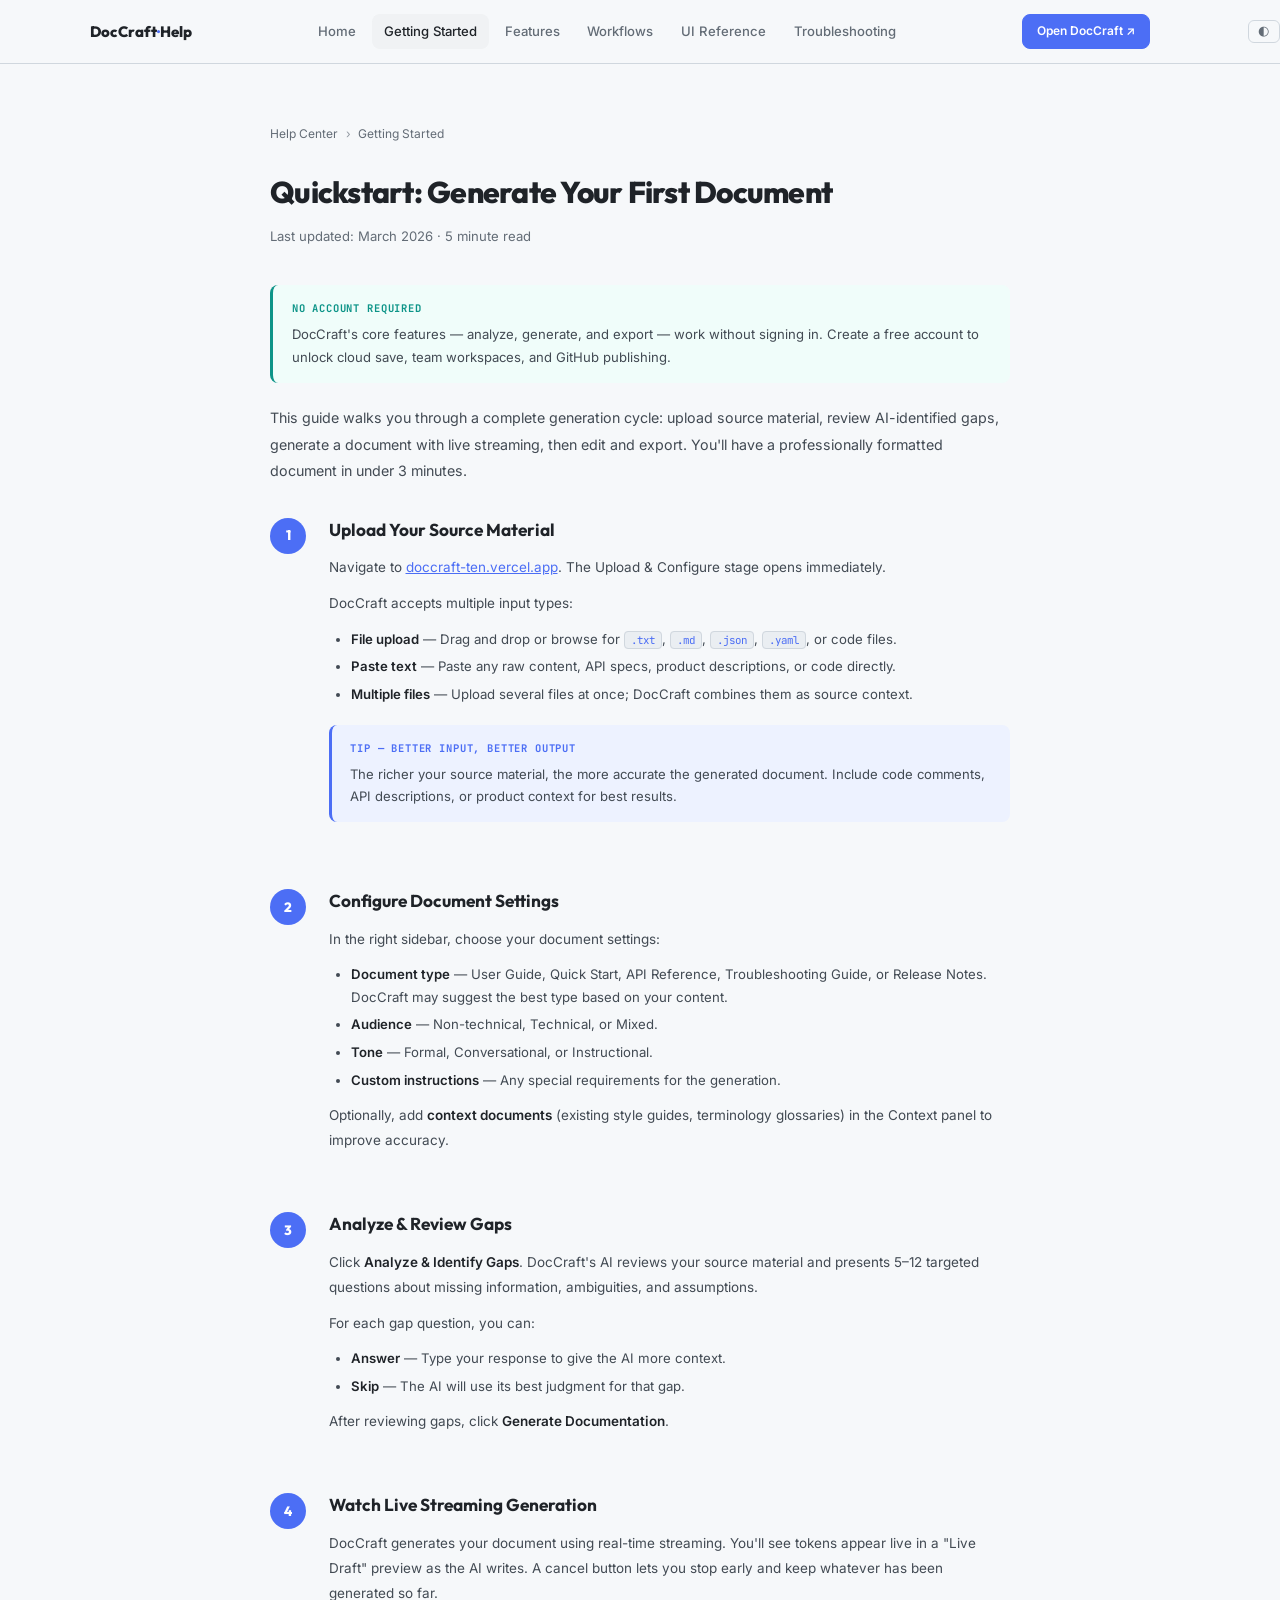
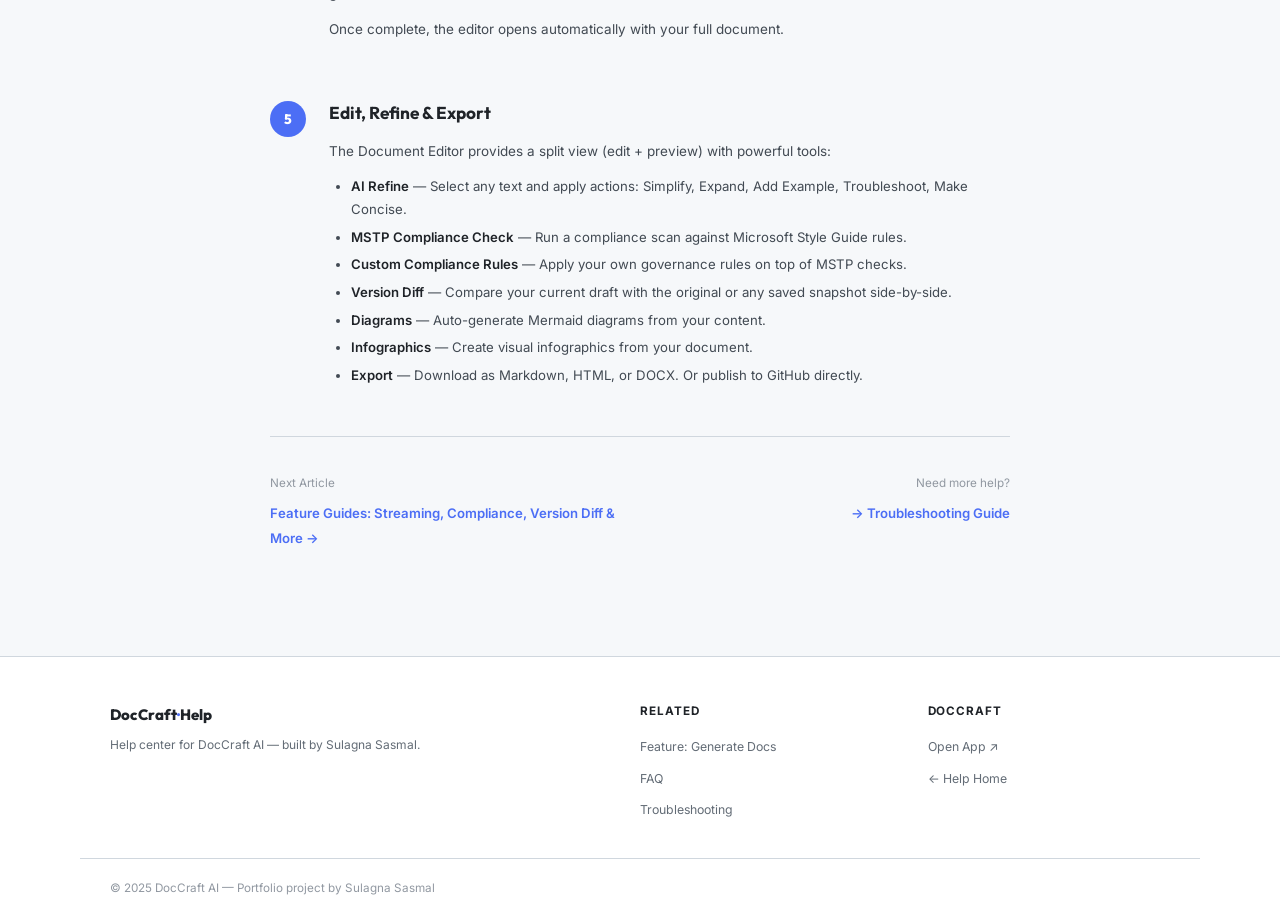
<file: getting-started.html>
<!DOCTYPE html>
<html lang="en">
<head>
<meta charset="UTF-8">
<link rel="icon" href="assets/favicon.svg" type="image/svg+xml">
<meta name="viewport" content="width=device-width, initial-scale=1.0">
<title>Getting Started with DocCraft AI — Help Center</title>
<link rel="stylesheet" href="assets/css/style.css">
<script>(function(){var t=localStorage.getItem("theme");if(t)document.documentElement.setAttribute("data-theme",t);else if(window.matchMedia("(prefers-color-scheme:dark)").matches)document.documentElement.setAttribute("data-theme","dark");else document.documentElement.setAttribute("data-theme","light");})()</script>
</head>
<body>

<nav class="nav">
  <div class="nav-inner">
    <a href="index.html" class="nav-brand">DocCraft<span>·</span>Help</a>
    <div class="nav-links">
      <a href="index.html" class="nav-link">Home</a>
      <a href="getting-started.html" class="nav-link active">Getting Started</a>
      <a href="feature-generate.html" class="nav-link">Features</a>
      <a href="workflows.html" class="nav-link">Workflows</a>
      <a href="ui-reference.html" class="nav-link">UI Reference</a>
      <a href="troubleshooting.html" class="nav-link">Troubleshooting</a>
    </div>
    <div class="nav-actions">
      <a href="https://doccraft-ten.vercel.app/" target="_blank" class="btn btn-indigo btn-sm">Open DocCraft ↗</a>
    </div>
  </div>
  <button class="theme-toggle" id="theme-toggle" aria-label="Toggle dark mode">&#9680;</button>
</nav>

<div style="max-width:var(--content-w);margin:0 auto;padding:3rem 2rem;">

  <div class="breadcrumb">
    <a href="index.html">Help Center</a>
    <span class="breadcrumb-sep">›</span>
    <span>Getting Started</span>
  </div>

  <h1 style="font-family:var(--font-display);font-size:2rem;font-weight:800;color:var(--text);letter-spacing:-0.025em;margin:0.5rem 0 0.5rem;">Quickstart: Generate Your First Document</h1>
  <p style="color:var(--text-3);font-size:0.875rem;margin-bottom:2.5rem;">Last updated: March 2026 · 5 minute read</p>

  <div class="callout callout-tip">
    <div class="callout-title">No Account Required</div>
    <p>DocCraft's core features — analyze, generate, and export — work without signing in. Create a free account to unlock cloud save, team workspaces, and GitHub publishing.</p>
  </div>

  <p style="color:var(--text-2);font-size:0.95rem;line-height:1.85;margin:1.5rem 0;">This guide walks you through a complete generation cycle: upload source material, review AI-identified gaps, generate a document with live streaming, then edit and export. You'll have a professionally formatted document in under 3 minutes.</p>

  <div class="step-list">

    <!-- Step 1 -->
    <div class="step-item">
      <div class="step-badge">1</div>
      <div class="step-body">
        <div class="step-title">Upload Your Source Material</div>
        <p>Navigate to <a href="https://doccraft-ten.vercel.app/" style="color:var(--indigo);">doccraft-ten.vercel.app</a>. The Upload &amp; Configure stage opens immediately.</p>
        <p>DocCraft accepts multiple input types:</p>
        <ul>
          <li><strong>File upload</strong> — Drag and drop or browse for <code>.txt</code>, <code>.md</code>, <code>.json</code>, <code>.yaml</code>, or code files.</li>
          <li><strong>Paste text</strong> — Paste any raw content, API specs, product descriptions, or code directly.</li>
          <li><strong>Multiple files</strong> — Upload several files at once; DocCraft combines them as source context.</li>
        </ul>
        <div class="callout callout-note">
          <div class="callout-title">Tip — Better Input, Better Output</div>
          <p>The richer your source material, the more accurate the generated document. Include code comments, API descriptions, or product context for best results.</p>
        </div>
      </div>
    </div>

    <!-- Step 2 -->
    <div class="step-item">
      <div class="step-badge">2</div>
      <div class="step-body">
        <div class="step-title">Configure Document Settings</div>
        <p>In the right sidebar, choose your document settings:</p>
        <ul>
          <li><strong>Document type</strong> — User Guide, Quick Start, API Reference, Troubleshooting Guide, or Release Notes. DocCraft may suggest the best type based on your content.</li>
          <li><strong>Audience</strong> — Non-technical, Technical, or Mixed.</li>
          <li><strong>Tone</strong> — Formal, Conversational, or Instructional.</li>
          <li><strong>Custom instructions</strong> — Any special requirements for the generation.</li>
        </ul>
        <p>Optionally, add <strong>context documents</strong> (existing style guides, terminology glossaries) in the Context panel to improve accuracy.</p>
      </div>
    </div>

    <!-- Step 3 -->
    <div class="step-item">
      <div class="step-badge">3</div>
      <div class="step-body">
        <div class="step-title">Analyze &amp; Review Gaps</div>
        <p>Click <strong>Analyze &amp; Identify Gaps</strong>. DocCraft's AI reviews your source material and presents 5–12 targeted questions about missing information, ambiguities, and assumptions.</p>
        <p>For each gap question, you can:</p>
        <ul>
          <li><strong>Answer</strong> — Type your response to give the AI more context.</li>
          <li><strong>Skip</strong> — The AI will use its best judgment for that gap.</li>
        </ul>
        <p>After reviewing gaps, click <strong>Generate Documentation</strong>.</p>
      </div>
    </div>

    <!-- Step 4 -->
    <div class="step-item">
      <div class="step-badge">4</div>
      <div class="step-body">
        <div class="step-title">Watch Live Streaming Generation</div>
        <p>DocCraft generates your document using real-time streaming. You'll see tokens appear live in a "Live Draft" preview as the AI writes. A cancel button lets you stop early and keep whatever has been generated so far.</p>
        <p>Once complete, the editor opens automatically with your full document.</p>
      </div>
    </div>

    <!-- Step 5 -->
    <div class="step-item">
      <div class="step-badge">5</div>
      <div class="step-body">
        <div class="step-title">Edit, Refine &amp; Export</div>
        <p>The Document Editor provides a split view (edit + preview) with powerful tools:</p>
        <ul>
          <li><strong>AI Refine</strong> — Select any text and apply actions: Simplify, Expand, Add Example, Troubleshoot, Make Concise.</li>
          <li><strong>MSTP Compliance Check</strong> — Run a compliance scan against Microsoft Style Guide rules.</li>
          <li><strong>Custom Compliance Rules</strong> — Apply your own governance rules on top of MSTP checks.</li>
          <li><strong>Version Diff</strong> — Compare your current draft with the original or any saved snapshot side-by-side.</li>
          <li><strong>Diagrams</strong> — Auto-generate Mermaid diagrams from your content.</li>
          <li><strong>Infographics</strong> — Create visual infographics from your document.</li>
          <li><strong>Export</strong> — Download as Markdown, HTML, or DOCX. Or publish to GitHub directly.</li>
        </ul>
      </div>
    </div>

  </div>

  <hr style="margin:2.5rem 0;border:none;border-top:1px solid var(--border);">

  <div style="display:flex;gap:1rem;flex-wrap:wrap;">
    <div style="flex:1;min-width:220px;">
      <div style="font-size:0.78rem;color:var(--text-4);margin-bottom:0.4rem;">Next Article</div>
      <a href="feature-generate.html" style="font-size:0.88rem;font-weight:600;color:var(--indigo);text-decoration:none;">Feature Guides: Streaming, Compliance, Version Diff &amp; More →</a>
    </div>
    <div style="flex:1;min-width:220px;text-align:right;">
      <div style="font-size:0.78rem;color:var(--text-4);margin-bottom:0.4rem;">Need more help?</div>
      <a href="troubleshooting.html" style="font-size:0.88rem;font-weight:600;color:var(--indigo);text-decoration:none;">→ Troubleshooting Guide</a>
    </div>
  </div>

</div>

<footer class="footer">
  <div class="footer-grid">
    <div>
      <div class="footer-brand">DocCraft<span>·</span>Help</div>
      <p class="footer-desc">Help center for DocCraft AI — built by Sulagna Sasmal.</p>
    </div>
    <div>
      <div class="footer-col-title">Related</div>
      <ul class="footer-links">
        <li><a href="feature-generate.html">Feature: Generate Docs</a></li>
        <li><a href="faq.html">FAQ</a></li>
        <li><a href="troubleshooting.html">Troubleshooting</a></li>
      </ul>
    </div>
    <div>
      <div class="footer-col-title">DocCraft</div>
      <ul class="footer-links">
        <li><a href="https://doccraft-ten.vercel.app/" target="_blank">Open App ↗</a></li>
        <li><a href="index.html">← Help Home</a></li>
      </ul>
    </div>
  </div>
  <div class="footer-bottom"><span class="footer-copyright">© 2025 DocCraft AI — Portfolio project by Sulagna Sasmal</span></div>
</footer>

<script src="assets/js/search.js"></script>
<script src="assets/js/theme.js"></script>
</body>
</html>
</file>
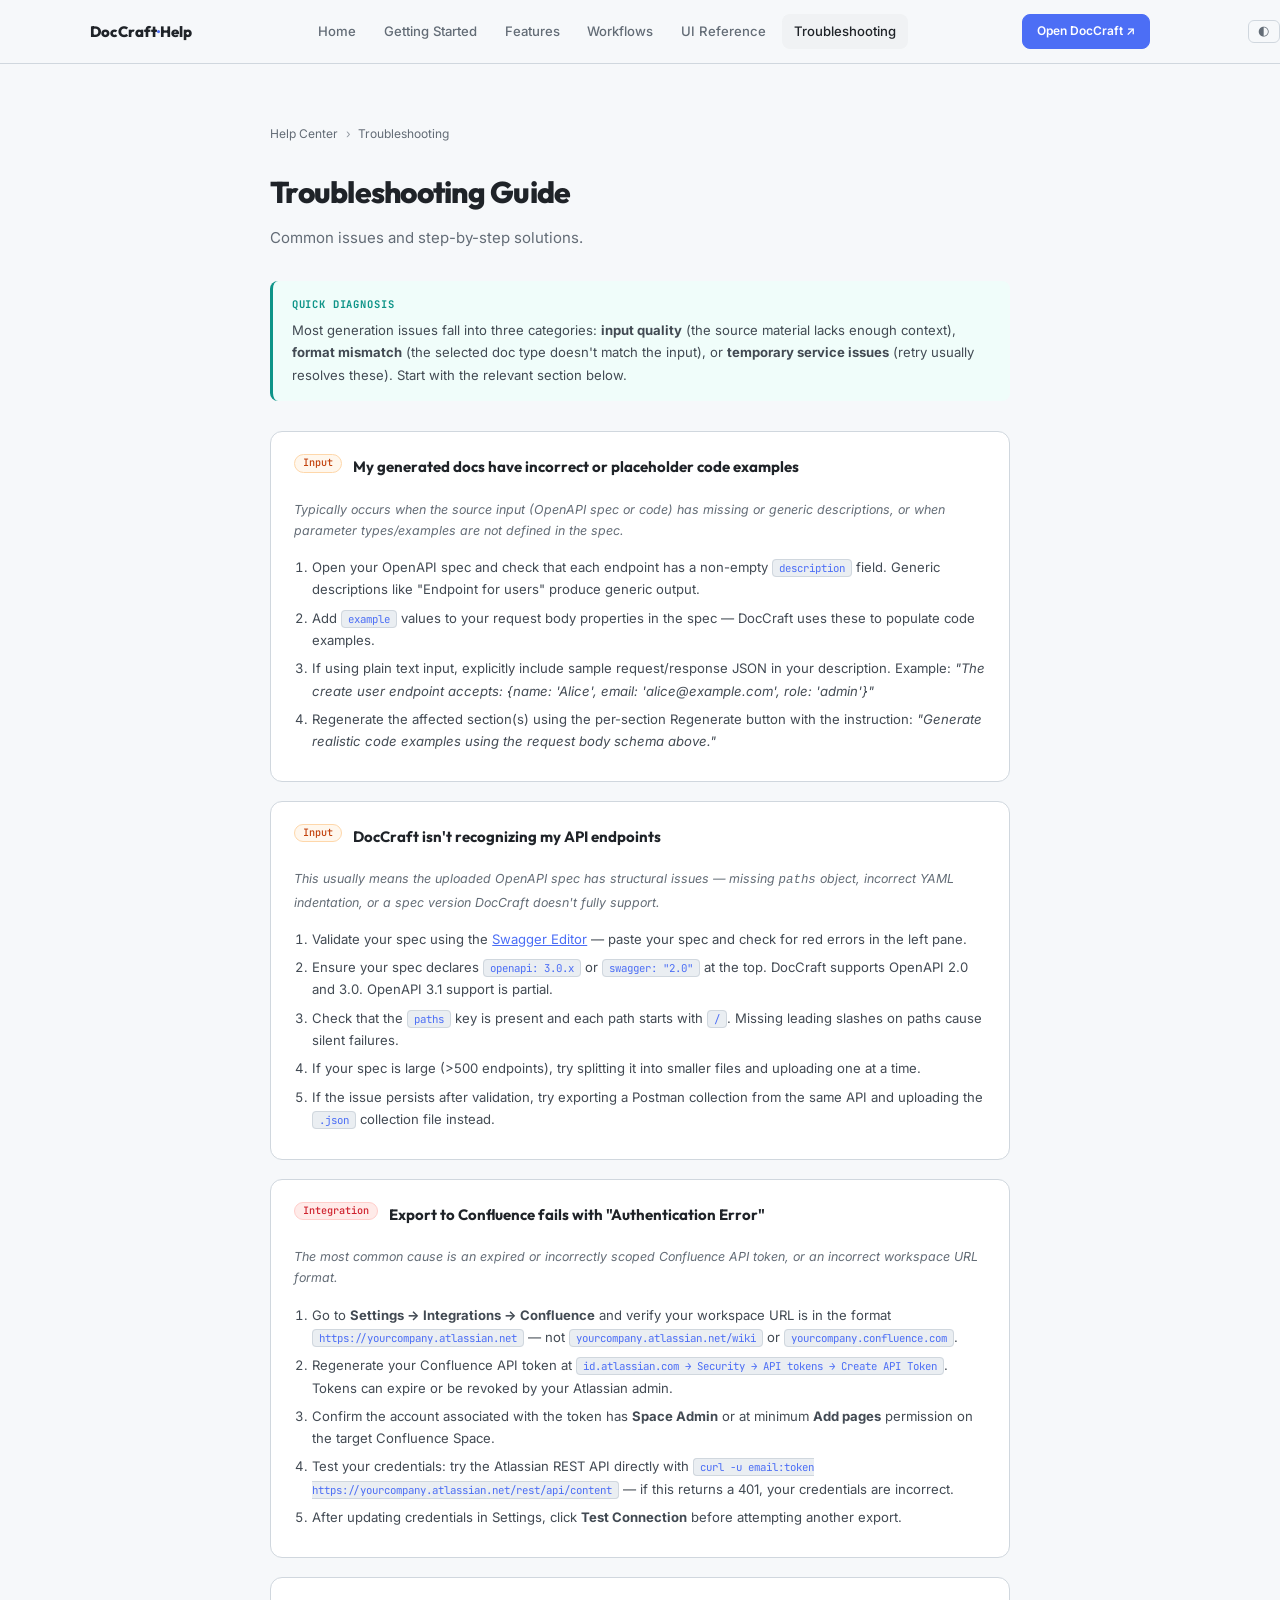
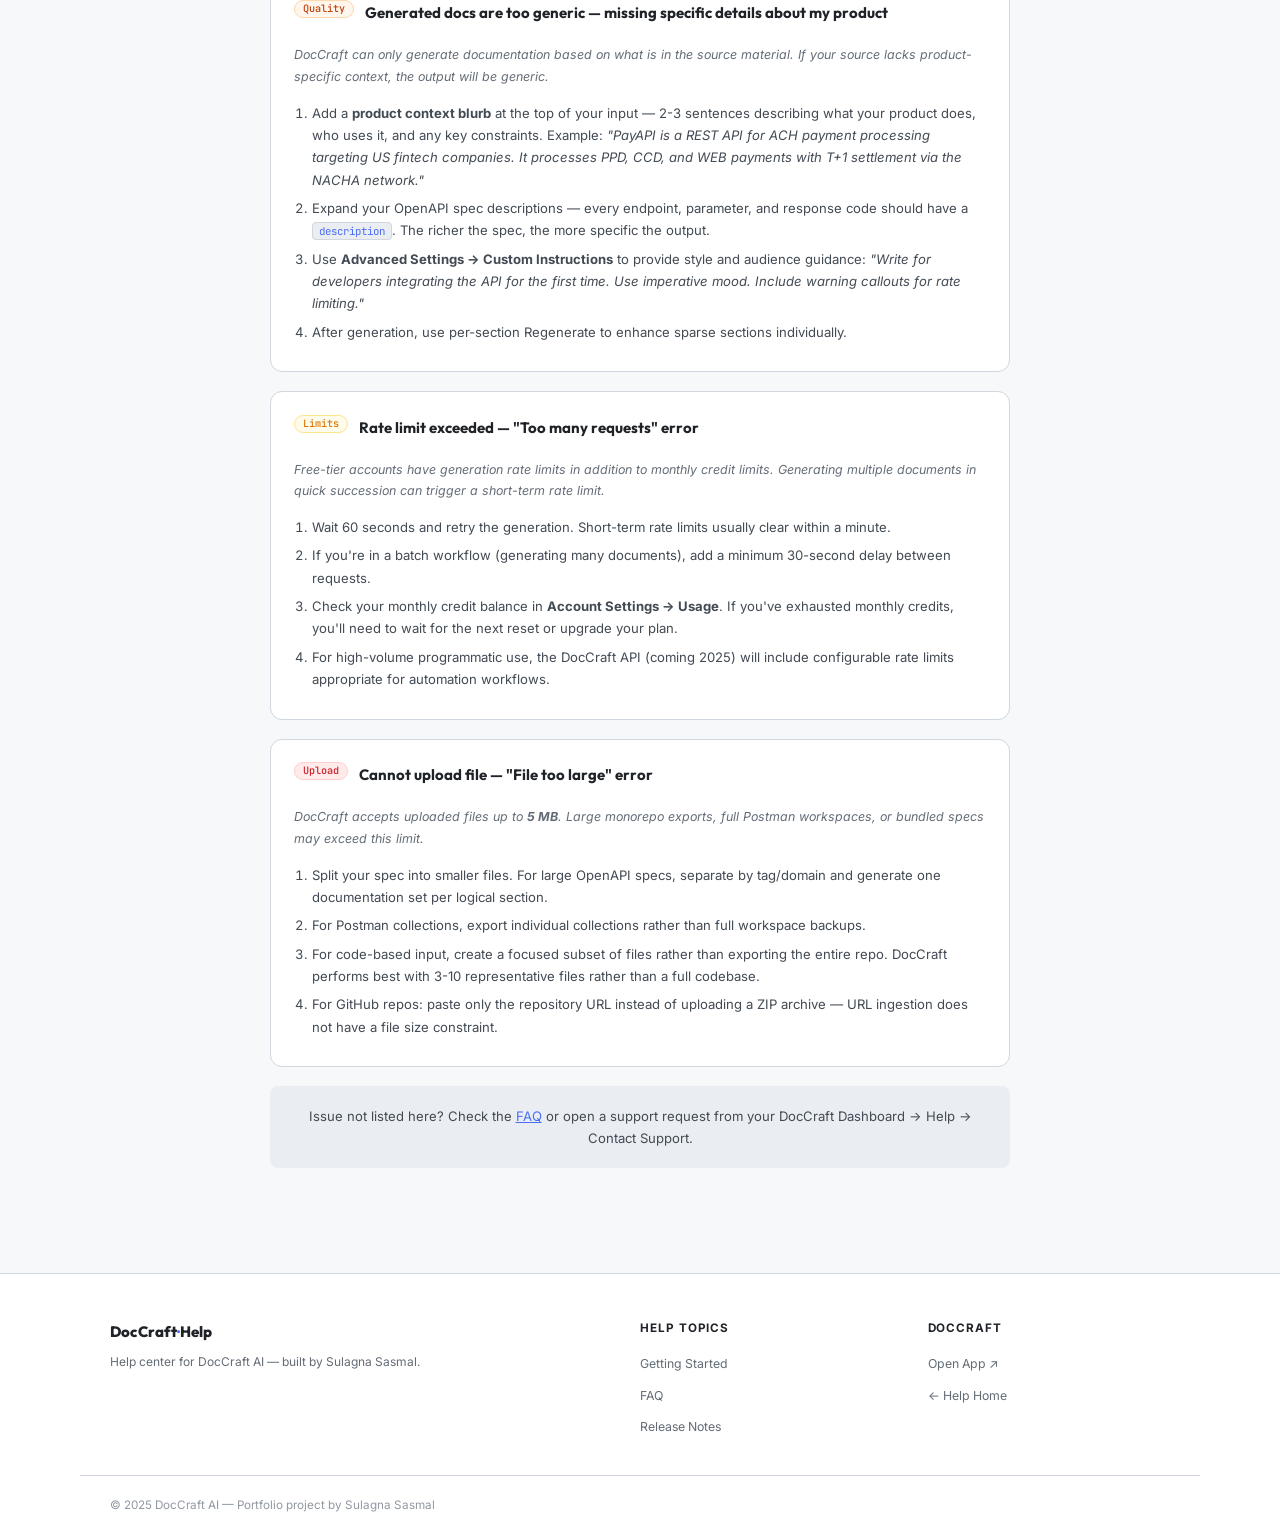
<file: troubleshooting.html>
<!DOCTYPE html>
<html lang="en">
<head>
<meta charset="UTF-8">
<link rel="icon" href="assets/favicon.svg" type="image/svg+xml">
<meta name="viewport" content="width=device-width, initial-scale=1.0">
<title>Troubleshooting — DocCraft Help Center</title>
<link rel="stylesheet" href="assets/css/style.css">
<script>(function(){var t=localStorage.getItem("theme");if(t)document.documentElement.setAttribute("data-theme",t);else if(window.matchMedia("(prefers-color-scheme:dark)").matches)document.documentElement.setAttribute("data-theme","dark");else document.documentElement.setAttribute("data-theme","light");})()</script>
</head>
<body>

<nav class="nav">
  <div class="nav-inner">
    <a href="index.html" class="nav-brand">DocCraft<span>·</span>Help</a>
    <div class="nav-links">
      <a href="index.html" class="nav-link">Home</a>
      <a href="getting-started.html" class="nav-link">Getting Started</a>
      <a href="feature-generate.html" class="nav-link">Features</a>
      <a href="workflows.html" class="nav-link">Workflows</a>
      <a href="ui-reference.html" class="nav-link">UI Reference</a>
      <a href="troubleshooting.html" class="nav-link active">Troubleshooting</a>
    </div>
    <div class="nav-actions">
      <a href="https://doccraft-ten.vercel.app/" target="_blank" class="btn btn-indigo btn-sm">Open DocCraft ↗</a>
    </div>
  </div>
  <button class="theme-toggle" id="theme-toggle" aria-label="Toggle dark mode">&#9680;</button>
</nav>

<div style="max-width:var(--content-w);margin:0 auto;padding:3rem 2rem;">

  <div class="breadcrumb">
    <a href="index.html">Help Center</a>
    <span class="breadcrumb-sep">›</span>
    <span>Troubleshooting</span>
  </div>

  <h1 style="font-family:var(--font-display);font-size:2rem;font-weight:800;color:var(--text);letter-spacing:-0.025em;margin:0.5rem 0 0.5rem;">Troubleshooting Guide</h1>
  <p style="color:var(--text-3);margin-bottom:2rem;">Common issues and step-by-step solutions.</p>

  <div class="callout callout-tip">
    <div class="callout-title">Quick Diagnosis</div>
    <p>Most generation issues fall into three categories: <strong>input quality</strong> (the source material lacks enough context), <strong>format mismatch</strong> (the selected doc type doesn't match the input), or <strong>temporary service issues</strong> (retry usually resolves these). Start with the relevant section below.</p>
  </div>

  <!-- Issue 1 -->
  <div class="troubleshoot-card" style="margin-top:2rem;">
    <div style="display:flex;gap:0.75rem;align-items:flex-start;margin-bottom:0.75rem;">
      <span class="badge badge-orange">Input</span>
      <div class="troubleshoot-problem">My generated docs have incorrect or placeholder code examples</div>
    </div>
    <div class="troubleshoot-cause">Typically occurs when the source input (OpenAPI spec or code) has missing or generic descriptions, or when parameter types/examples are not defined in the spec.</div>
    <div class="troubleshoot-steps">
      <ol>
        <li>Open your OpenAPI spec and check that each endpoint has a non-empty <code>description</code> field. Generic descriptions like "Endpoint for users" produce generic output.</li>
        <li>Add <code>example</code> values to your request body properties in the spec — DocCraft uses these to populate code examples.</li>
        <li>If using plain text input, explicitly include sample request/response JSON in your description. Example: <em>"The create user endpoint accepts: {name: 'Alice', email: 'alice@example.com', role: 'admin'}"</em></li>
        <li>Regenerate the affected section(s) using the per-section Regenerate button with the instruction: <em>"Generate realistic code examples using the request body schema above."</em></li>
      </ol>
    </div>
  </div>

  <!-- Issue 2 -->
  <div class="troubleshoot-card">
    <div style="display:flex;gap:0.75rem;align-items:flex-start;margin-bottom:0.75rem;">
      <span class="badge badge-orange">Input</span>
      <div class="troubleshoot-problem">DocCraft isn't recognizing my API endpoints</div>
    </div>
    <div class="troubleshoot-cause">This usually means the uploaded OpenAPI spec has structural issues — missing <code>paths</code> object, incorrect YAML indentation, or a spec version DocCraft doesn't fully support.</div>
    <div class="troubleshoot-steps">
      <ol>
        <li>Validate your spec using the <a href="https://editor.swagger.io" style="color:var(--indigo);">Swagger Editor</a> — paste your spec and check for red errors in the left pane.</li>
        <li>Ensure your spec declares <code>openapi: 3.0.x</code> or <code>swagger: "2.0"</code> at the top. DocCraft supports OpenAPI 2.0 and 3.0. OpenAPI 3.1 support is partial.</li>
        <li>Check that the <code>paths</code> key is present and each path starts with <code>/</code>. Missing leading slashes on paths cause silent failures.</li>
        <li>If your spec is large (&gt;500 endpoints), try splitting it into smaller files and uploading one at a time.</li>
        <li>If the issue persists after validation, try exporting a Postman collection from the same API and uploading the <code>.json</code> collection file instead.</li>
      </ol>
    </div>
  </div>

  <!-- Issue 3 -->
  <div class="troubleshoot-card">
    <div style="display:flex;gap:0.75rem;align-items:flex-start;margin-bottom:0.75rem;">
      <span class="badge badge-red">Integration</span>
      <div class="troubleshoot-problem">Export to Confluence fails with "Authentication Error"</div>
    </div>
    <div class="troubleshoot-cause">The most common cause is an expired or incorrectly scoped Confluence API token, or an incorrect workspace URL format.</div>
    <div class="troubleshoot-steps">
      <ol>
        <li>Go to <strong>Settings → Integrations → Confluence</strong> and verify your workspace URL is in the format <code>https://yourcompany.atlassian.net</code> — not <code>yourcompany.atlassian.net/wiki</code> or <code>yourcompany.confluence.com</code>.</li>
        <li>Regenerate your Confluence API token at <code>id.atlassian.com → Security → API tokens → Create API Token</code>. Tokens can expire or be revoked by your Atlassian admin.</li>
        <li>Confirm the account associated with the token has <strong>Space Admin</strong> or at minimum <strong>Add pages</strong> permission on the target Confluence Space.</li>
        <li>Test your credentials: try the Atlassian REST API directly with <code>curl -u email:token https://yourcompany.atlassian.net/rest/api/content</code> — if this returns a 401, your credentials are incorrect.</li>
        <li>After updating credentials in Settings, click <strong>Test Connection</strong> before attempting another export.</li>
      </ol>
    </div>
  </div>

  <!-- Issue 4 -->
  <div class="troubleshoot-card">
    <div style="display:flex;gap:0.75rem;align-items:flex-start;margin-bottom:0.75rem;">
      <span class="badge badge-orange">Quality</span>
      <div class="troubleshoot-problem">Generated docs are too generic — missing specific details about my product</div>
    </div>
    <div class="troubleshoot-cause">DocCraft can only generate documentation based on what is in the source material. If your source lacks product-specific context, the output will be generic.</div>
    <div class="troubleshoot-steps">
      <ol>
        <li>Add a <strong>product context blurb</strong> at the top of your input — 2-3 sentences describing what your product does, who uses it, and any key constraints. Example: <em>"PayAPI is a REST API for ACH payment processing targeting US fintech companies. It processes PPD, CCD, and WEB payments with T+1 settlement via the NACHA network."</em></li>
        <li>Expand your OpenAPI spec descriptions — every endpoint, parameter, and response code should have a <code>description</code>. The richer the spec, the more specific the output.</li>
        <li>Use <strong>Advanced Settings → Custom Instructions</strong> to provide style and audience guidance: <em>"Write for developers integrating the API for the first time. Use imperative mood. Include warning callouts for rate limiting."</em></li>
        <li>After generation, use per-section Regenerate to enhance sparse sections individually.</li>
      </ol>
    </div>
  </div>

  <!-- Issue 5 -->
  <div class="troubleshoot-card">
    <div style="display:flex;gap:0.75rem;align-items:flex-start;margin-bottom:0.75rem;">
      <span class="badge badge-amber">Limits</span>
      <div class="troubleshoot-problem">Rate limit exceeded — "Too many requests" error</div>
    </div>
    <div class="troubleshoot-cause">Free-tier accounts have generation rate limits in addition to monthly credit limits. Generating multiple documents in quick succession can trigger a short-term rate limit.</div>
    <div class="troubleshoot-steps">
      <ol>
        <li>Wait 60 seconds and retry the generation. Short-term rate limits usually clear within a minute.</li>
        <li>If you're in a batch workflow (generating many documents), add a minimum 30-second delay between requests.</li>
        <li>Check your monthly credit balance in <strong>Account Settings → Usage</strong>. If you've exhausted monthly credits, you'll need to wait for the next reset or upgrade your plan.</li>
        <li>For high-volume programmatic use, the DocCraft API (coming 2025) will include configurable rate limits appropriate for automation workflows.</li>
      </ol>
    </div>
  </div>

  <!-- Issue 6 -->
  <div class="troubleshoot-card">
    <div style="display:flex;gap:0.75rem;align-items:flex-start;margin-bottom:0.75rem;">
      <span class="badge badge-red">Upload</span>
      <div class="troubleshoot-problem">Cannot upload file — "File too large" error</div>
    </div>
    <div class="troubleshoot-cause">DocCraft accepts uploaded files up to <strong>5 MB</strong>. Large monorepo exports, full Postman workspaces, or bundled specs may exceed this limit.</div>
    <div class="troubleshoot-steps">
      <ol>
        <li>Split your spec into smaller files. For large OpenAPI specs, separate by tag/domain and generate one documentation set per logical section.</li>
        <li>For Postman collections, export individual collections rather than full workspace backups.</li>
        <li>For code-based input, create a focused subset of files rather than exporting the entire repo. DocCraft performs best with 3-10 representative files rather than a full codebase.</li>
        <li>For GitHub repos: paste only the repository URL instead of uploading a ZIP archive — URL ingestion does not have a file size constraint.</li>
      </ol>
    </div>
  </div>

  <div style="background:var(--bg-tag);border-radius:var(--radius);padding:1.25rem;text-align:center;margin-top:1rem;">
    <div style="font-size:0.875rem;color:var(--text-2);">Issue not listed here? Check the <a href="faq.html" style="color:var(--indigo);">FAQ</a> or open a support request from your DocCraft Dashboard → Help → Contact Support.</div>
  </div>

</div>

<footer class="footer">
  <div class="footer-grid">
    <div><div class="footer-brand">DocCraft<span>·</span>Help</div><p class="footer-desc">Help center for DocCraft AI — built by Sulagna Sasmal.</p></div>
    <div>
      <div class="footer-col-title">Help Topics</div>
      <ul class="footer-links">
        <li><a href="getting-started.html">Getting Started</a></li>
        <li><a href="faq.html">FAQ</a></li>
        <li><a href="release-notes.html">Release Notes</a></li>
      </ul>
    </div>
    <div>
      <div class="footer-col-title">DocCraft</div>
      <ul class="footer-links">
        <li><a href="https://doccraft-ten.vercel.app/" target="_blank">Open App ↗</a></li>
        <li><a href="index.html">← Help Home</a></li>
      </ul>
    </div>
  </div>
  <div class="footer-bottom"><span class="footer-copyright">© 2025 DocCraft AI — Portfolio project by Sulagna Sasmal</span></div>
</footer>

<script src="assets/js/search.js"></script>
<script src="assets/js/theme.js"></script>
</body>
</html>
</file>
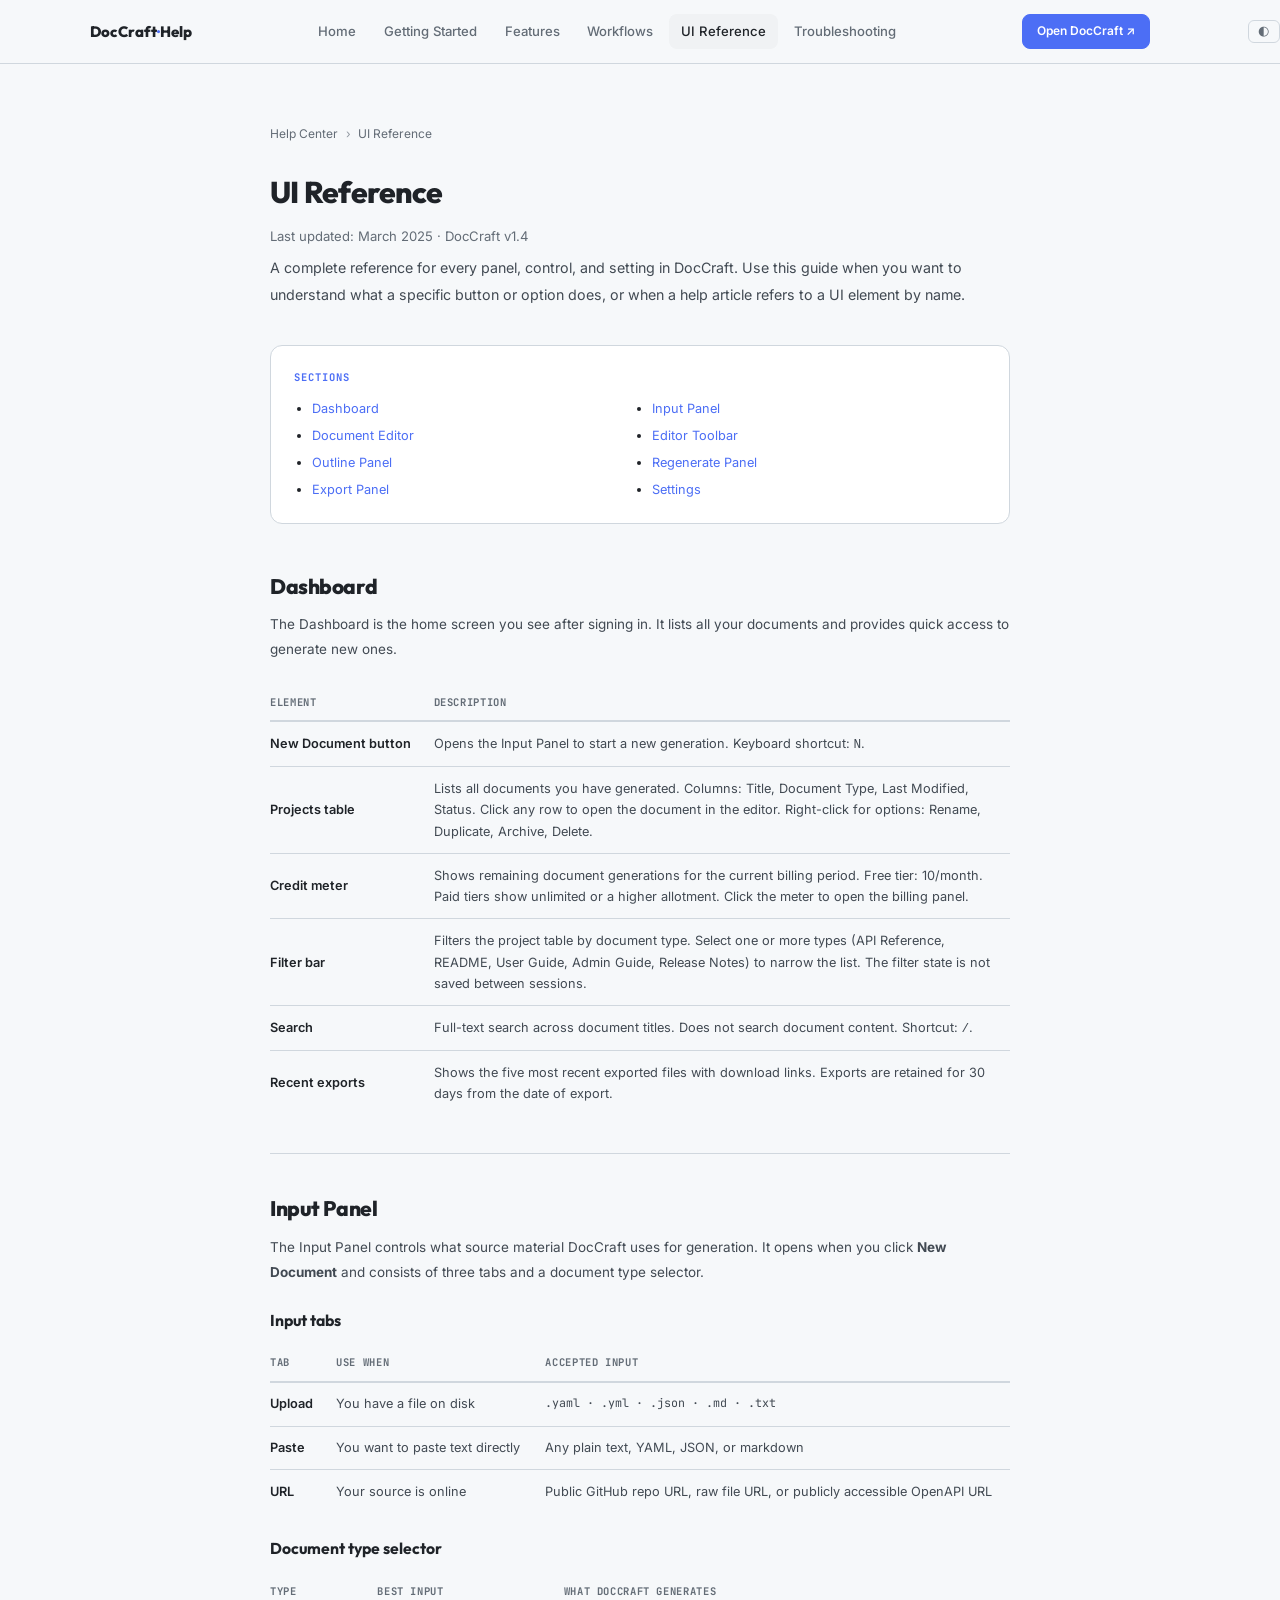
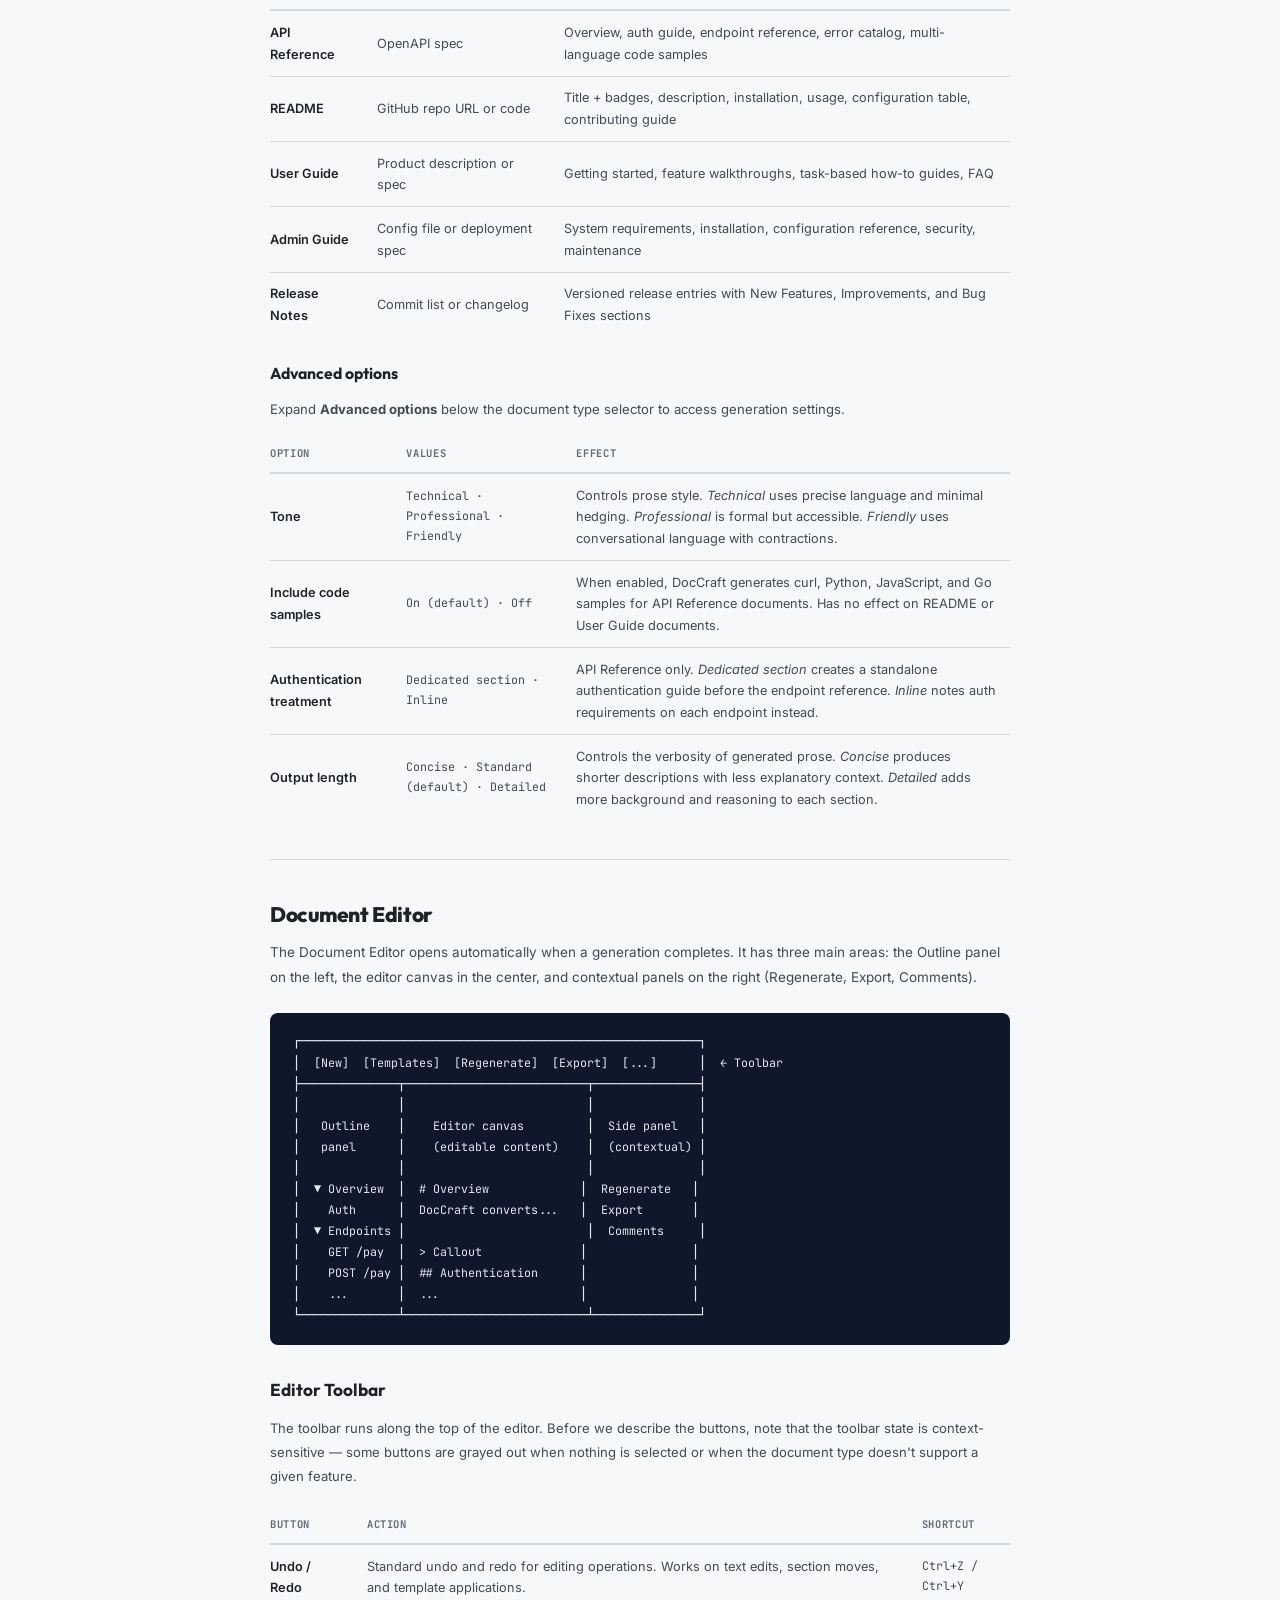
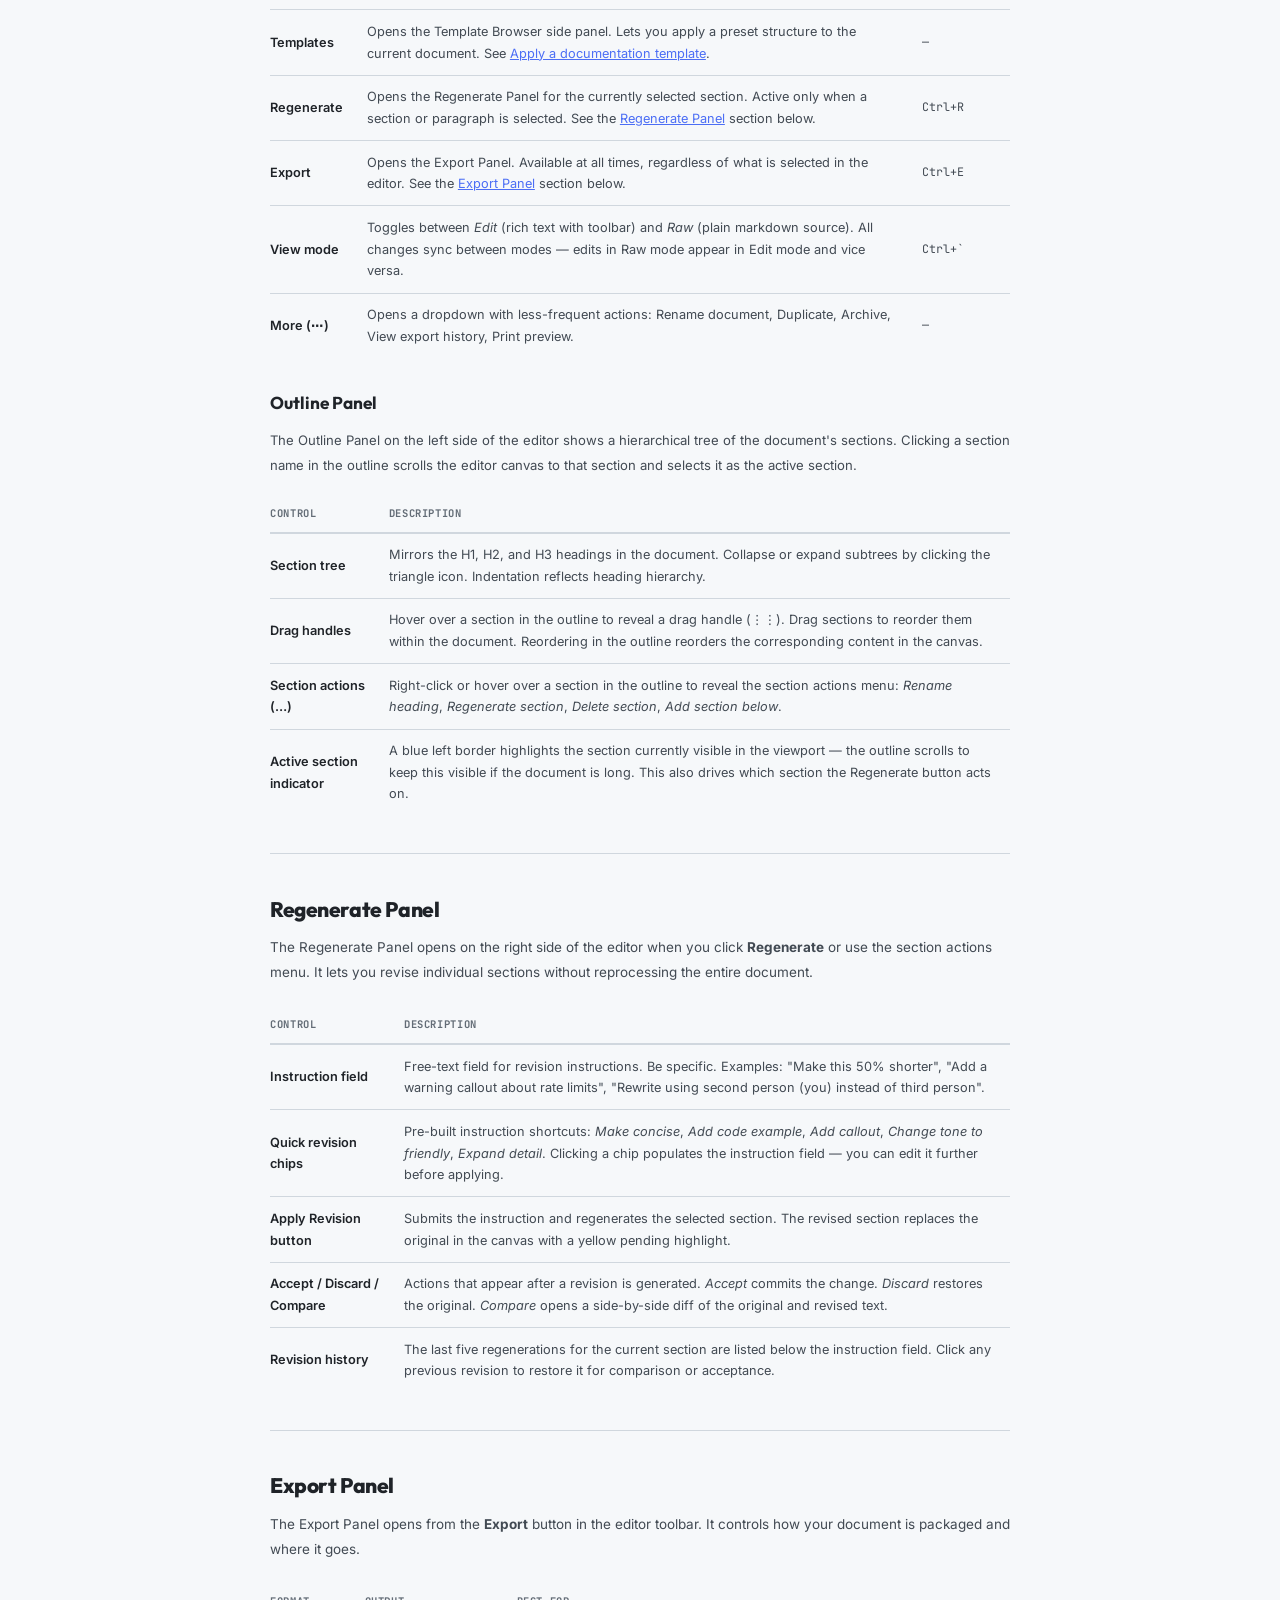
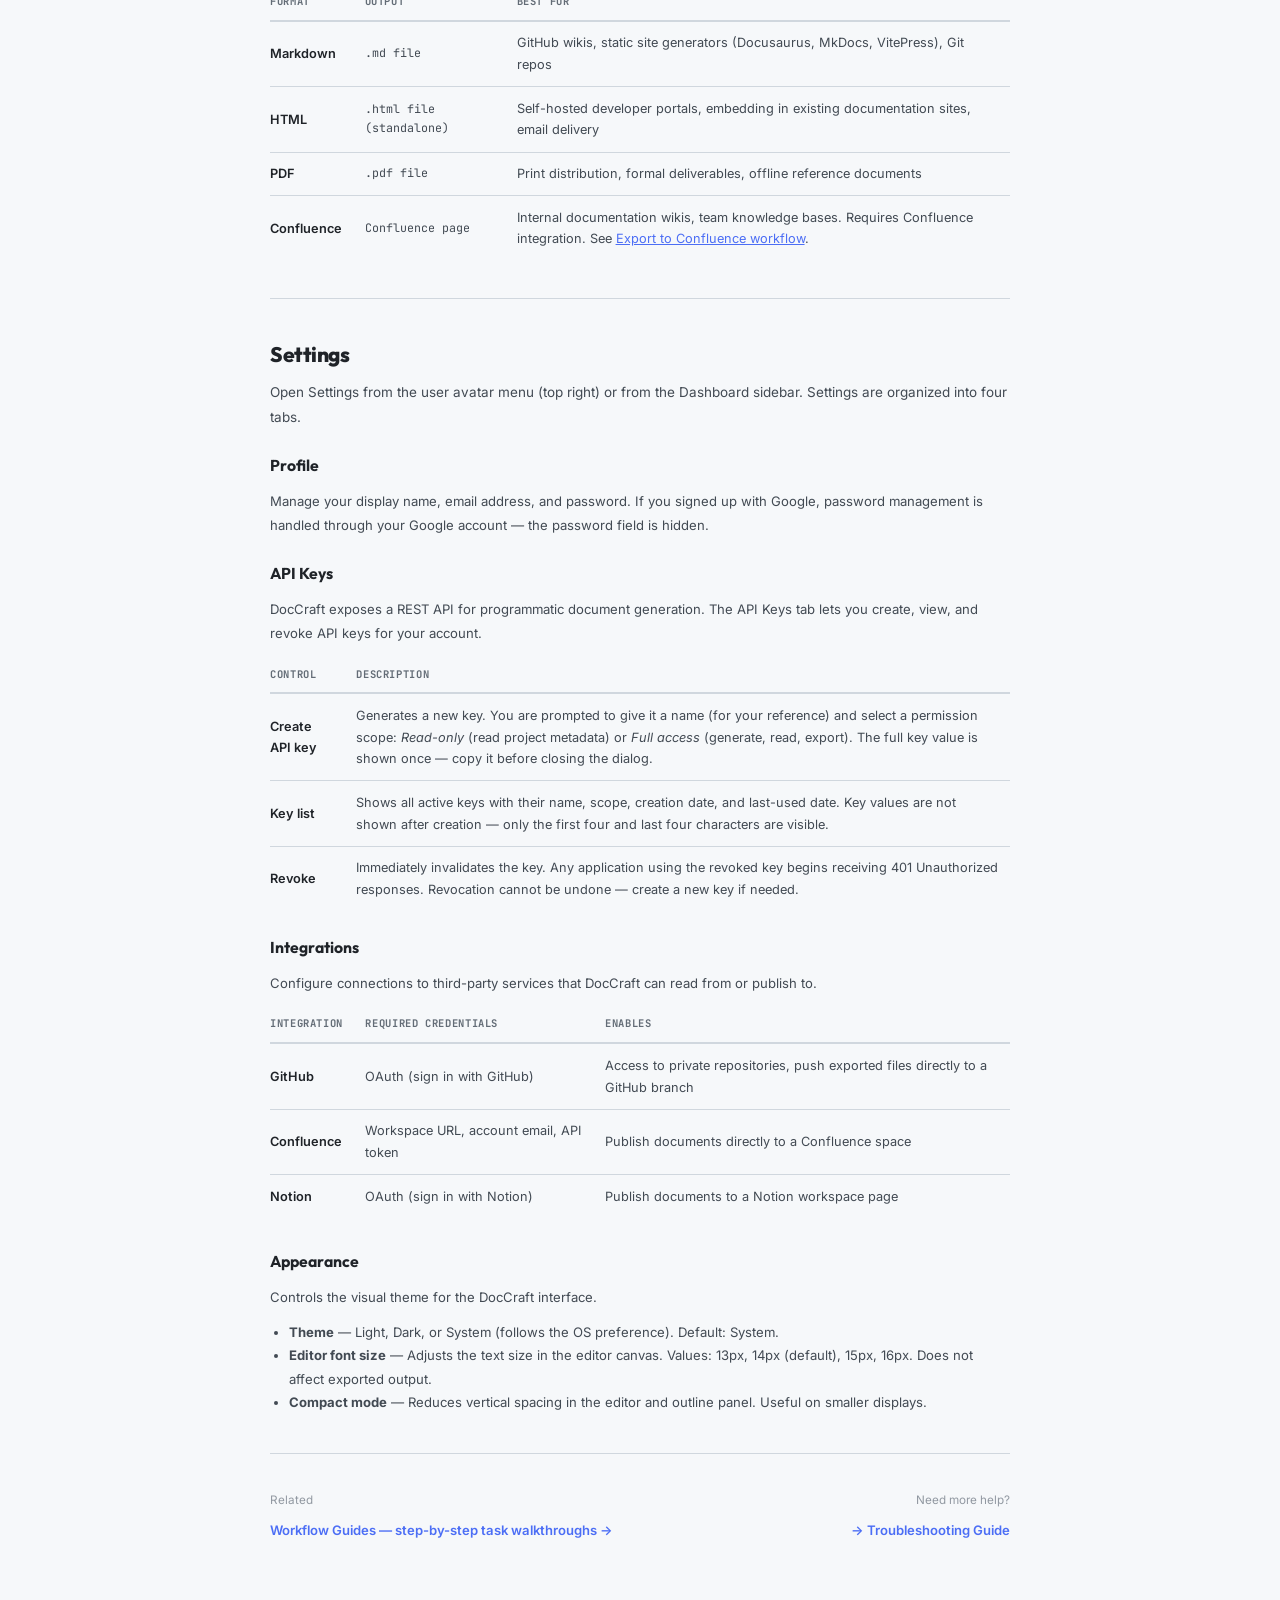
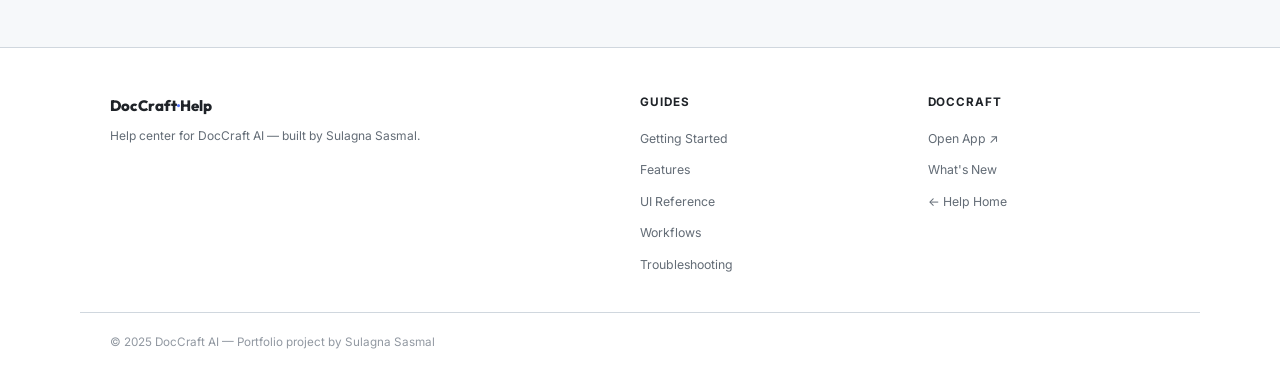
<file: ui-reference.html>
<!DOCTYPE html>
<html lang="en">
<head>
<meta charset="UTF-8">
<link rel="icon" href="assets/favicon.svg" type="image/svg+xml">
<meta name="viewport" content="width=device-width, initial-scale=1.0">
<meta name="description" content="DocCraft AI UI Reference — complete reference for every panel, control, and setting in the DocCraft interface.">
<title>UI Reference — DocCraft Help Center</title>
<link rel="stylesheet" href="assets/css/style.css">
<script>(function(){var t=localStorage.getItem("theme");if(t)document.documentElement.setAttribute("data-theme",t);else if(window.matchMedia("(prefers-color-scheme:dark)").matches)document.documentElement.setAttribute("data-theme","dark");else document.documentElement.setAttribute("data-theme","light");})()</script>
</head>
<body>

<nav class="nav">
  <div class="nav-inner">
    <a href="index.html" class="nav-brand">DocCraft<span>·</span>Help</a>
    <div class="nav-links">
      <a href="index.html" class="nav-link">Home</a>
      <a href="getting-started.html" class="nav-link">Getting Started</a>
      <a href="feature-generate.html" class="nav-link">Features</a>
      <a href="workflows.html" class="nav-link">Workflows</a>
      <a href="ui-reference.html" class="nav-link active">UI Reference</a>
      <a href="troubleshooting.html" class="nav-link">Troubleshooting</a>
    </div>
    <div class="nav-actions">
      <a href="https://doccraft-ten.vercel.app/" target="_blank" rel="noopener" class="btn btn-indigo btn-sm">Open DocCraft ↗</a>
    </div>
  </div>
  <button class="theme-toggle" id="theme-toggle" aria-label="Toggle dark mode">&#9680;</button>
</nav>

<div style="max-width:var(--content-w);margin:0 auto;padding:3rem 2rem;">

  <div class="breadcrumb">
    <a href="index.html">Help Center</a>
    <span class="breadcrumb-sep">›</span>
    <span>UI Reference</span>
  </div>

  <h1 style="font-family:var(--font-display);font-size:2rem;font-weight:800;color:var(--text);letter-spacing:-0.025em;margin:0.5rem 0 0.5rem;">UI Reference</h1>
  <p style="color:var(--text-3);font-size:0.875rem;margin-bottom:0.5rem;">Last updated: March 2025 · DocCraft v1.4</p>
  <p style="color:var(--text-2);font-size:0.95rem;line-height:1.85;margin-bottom:2.5rem;">A complete reference for every panel, control, and setting in DocCraft. Use this guide when you want to understand what a specific button or option does, or when a help article refers to a UI element by name.</p>

  <!-- section nav -->
  <div style="background:var(--bg-card);border:1px solid var(--border);border-radius:var(--radius-lg);padding:1.5rem;margin-bottom:3rem;">
    <div style="font-family:var(--font-mono);font-size:0.7rem;font-weight:700;text-transform:uppercase;letter-spacing:0.1em;color:var(--indigo);margin-bottom:0.75rem;">Sections</div>
    <ul style="padding-left:1.25rem;display:grid;grid-template-columns:1fr 1fr;gap:0.35rem;">
      <li style="font-size:0.85rem;"><a href="#dashboard" style="color:var(--indigo);text-decoration:none;">Dashboard</a></li>
      <li style="font-size:0.85rem;"><a href="#input-panel" style="color:var(--indigo);text-decoration:none;">Input Panel</a></li>
      <li style="font-size:0.85rem;"><a href="#document-editor" style="color:var(--indigo);text-decoration:none;">Document Editor</a></li>
      <li style="font-size:0.85rem;"><a href="#editor-toolbar" style="color:var(--indigo);text-decoration:none;">Editor Toolbar</a></li>
      <li style="font-size:0.85rem;"><a href="#outline-panel" style="color:var(--indigo);text-decoration:none;">Outline Panel</a></li>
      <li style="font-size:0.85rem;"><a href="#regenerate-panel" style="color:var(--indigo);text-decoration:none;">Regenerate Panel</a></li>
      <li style="font-size:0.85rem;"><a href="#export-panel" style="color:var(--indigo);text-decoration:none;">Export Panel</a></li>
      <li style="font-size:0.85rem;"><a href="#settings" style="color:var(--indigo);text-decoration:none;">Settings</a></li>
    </ul>
  </div>

  <!-- ─── DASHBOARD ─── -->
  <section id="dashboard">
    <h2 style="font-family:var(--font-display);font-size:1.4rem;font-weight:800;color:var(--text);letter-spacing:-0.02em;margin-bottom:0.5rem;">Dashboard</h2>
    <p style="color:var(--text-2);font-size:0.9rem;line-height:1.85;margin-bottom:1.5rem;">The Dashboard is the home screen you see after signing in. It lists all your documents and provides quick access to generate new ones.</p>

    <table style="width:100%;border-collapse:collapse;font-size:0.85rem;margin-bottom:2rem;">
      <thead>
        <tr style="border-bottom:2px solid var(--border);">
          <th style="text-align:left;padding:0.6rem 0.75rem 0.6rem 0;font-family:var(--font-mono);font-size:0.7rem;text-transform:uppercase;letter-spacing:0.06em;color:var(--text-3);white-space:nowrap;">Element</th>
          <th style="text-align:left;padding:0.6rem 0.75rem;font-family:var(--font-mono);font-size:0.7rem;text-transform:uppercase;letter-spacing:0.06em;color:var(--text-3);">Description</th>
        </tr>
      </thead>
      <tbody>
        <tr style="border-bottom:1px solid var(--border);">
          <td style="padding:0.7rem 0.75rem 0.7rem 0;font-weight:600;color:var(--text);white-space:nowrap;">New Document button</td>
          <td style="padding:0.7rem 0.75rem;color:var(--text-2);">Opens the Input Panel to start a new generation. Keyboard shortcut: <code>N</code>.</td>
        </tr>
        <tr style="border-bottom:1px solid var(--border);">
          <td style="padding:0.7rem 0.75rem 0.7rem 0;font-weight:600;color:var(--text);white-space:nowrap;">Projects table</td>
          <td style="padding:0.7rem 0.75rem;color:var(--text-2);">Lists all documents you have generated. Columns: Title, Document Type, Last Modified, Status. Click any row to open the document in the editor. Right-click for options: Rename, Duplicate, Archive, Delete.</td>
        </tr>
        <tr style="border-bottom:1px solid var(--border);">
          <td style="padding:0.7rem 0.75rem 0.7rem 0;font-weight:600;color:var(--text);white-space:nowrap;">Credit meter</td>
          <td style="padding:0.7rem 0.75rem;color:var(--text-2);">Shows remaining document generations for the current billing period. Free tier: 10/month. Paid tiers show unlimited or a higher allotment. Click the meter to open the billing panel.</td>
        </tr>
        <tr style="border-bottom:1px solid var(--border);">
          <td style="padding:0.7rem 0.75rem 0.7rem 0;font-weight:600;color:var(--text);white-space:nowrap;">Filter bar</td>
          <td style="padding:0.7rem 0.75rem;color:var(--text-2);">Filters the project table by document type. Select one or more types (API Reference, README, User Guide, Admin Guide, Release Notes) to narrow the list. The filter state is not saved between sessions.</td>
        </tr>
        <tr style="border-bottom:1px solid var(--border);">
          <td style="padding:0.7rem 0.75rem 0.7rem 0;font-weight:600;color:var(--text);white-space:nowrap;">Search</td>
          <td style="padding:0.7rem 0.75rem;color:var(--text-2);">Full-text search across document titles. Does not search document content. Shortcut: <code>/</code>.</td>
        </tr>
        <tr>
          <td style="padding:0.7rem 0.75rem 0.7rem 0;font-weight:600;color:var(--text);white-space:nowrap;">Recent exports</td>
          <td style="padding:0.7rem 0.75rem;color:var(--text-2);">Shows the five most recent exported files with download links. Exports are retained for 30 days from the date of export.</td>
        </tr>
      </tbody>
    </table>
  </section>

  <hr style="border:none;border-top:1px solid var(--border);margin:2.5rem 0;">

  <!-- ─── INPUT PANEL ─── -->
  <section id="input-panel">
    <h2 style="font-family:var(--font-display);font-size:1.4rem;font-weight:800;color:var(--text);letter-spacing:-0.02em;margin-bottom:0.5rem;">Input Panel</h2>
    <p style="color:var(--text-2);font-size:0.9rem;line-height:1.85;margin-bottom:1.5rem;">The Input Panel controls what source material DocCraft uses for generation. It opens when you click <strong>New Document</strong> and consists of three tabs and a document type selector.</p>

    <h3 style="font-family:var(--font-display);font-size:1.05rem;font-weight:700;color:var(--text);margin:1.5rem 0 0.75rem;">Input tabs</h3>

    <table style="width:100%;border-collapse:collapse;font-size:0.85rem;margin-bottom:1.5rem;">
      <thead>
        <tr style="border-bottom:2px solid var(--border);">
          <th style="text-align:left;padding:0.6rem 0.75rem 0.6rem 0;font-family:var(--font-mono);font-size:0.7rem;text-transform:uppercase;letter-spacing:0.06em;color:var(--text-3);white-space:nowrap;">Tab</th>
          <th style="text-align:left;padding:0.6rem 0.75rem;font-family:var(--font-mono);font-size:0.7rem;text-transform:uppercase;letter-spacing:0.06em;color:var(--text-3);">Use when</th>
          <th style="text-align:left;padding:0.6rem 0.75rem;font-family:var(--font-mono);font-size:0.7rem;text-transform:uppercase;letter-spacing:0.06em;color:var(--text-3);">Accepted input</th>
        </tr>
      </thead>
      <tbody>
        <tr style="border-bottom:1px solid var(--border);">
          <td style="padding:0.7rem 0.75rem 0.7rem 0;font-weight:600;color:var(--text);">Upload</td>
          <td style="padding:0.7rem 0.75rem;color:var(--text-2);">You have a file on disk</td>
          <td style="padding:0.7rem 0.75rem;color:var(--text-2);font-family:var(--font-mono);font-size:0.78rem;">.yaml · .yml · .json · .md · .txt</td>
        </tr>
        <tr style="border-bottom:1px solid var(--border);">
          <td style="padding:0.7rem 0.75rem 0.7rem 0;font-weight:600;color:var(--text);">Paste</td>
          <td style="padding:0.7rem 0.75rem;color:var(--text-2);">You want to paste text directly</td>
          <td style="padding:0.7rem 0.75rem;color:var(--text-2);">Any plain text, YAML, JSON, or markdown</td>
        </tr>
        <tr>
          <td style="padding:0.7rem 0.75rem 0.7rem 0;font-weight:600;color:var(--text);">URL</td>
          <td style="padding:0.7rem 0.75rem;color:var(--text-2);">Your source is online</td>
          <td style="padding:0.7rem 0.75rem;color:var(--text-2);">Public GitHub repo URL, raw file URL, or publicly accessible OpenAPI URL</td>
        </tr>
      </tbody>
    </table>

    <h3 style="font-family:var(--font-display);font-size:1.05rem;font-weight:700;color:var(--text);margin:1.5rem 0 0.75rem;">Document type selector</h3>

    <table style="width:100%;border-collapse:collapse;font-size:0.85rem;margin-bottom:1.5rem;">
      <thead>
        <tr style="border-bottom:2px solid var(--border);">
          <th style="text-align:left;padding:0.6rem 0.75rem 0.6rem 0;font-family:var(--font-mono);font-size:0.7rem;text-transform:uppercase;letter-spacing:0.06em;color:var(--text-3);white-space:nowrap;">Type</th>
          <th style="text-align:left;padding:0.6rem 0.75rem;font-family:var(--font-mono);font-size:0.7rem;text-transform:uppercase;letter-spacing:0.06em;color:var(--text-3);">Best input</th>
          <th style="text-align:left;padding:0.6rem 0.75rem;font-family:var(--font-mono);font-size:0.7rem;text-transform:uppercase;letter-spacing:0.06em;color:var(--text-3);">What DocCraft generates</th>
        </tr>
      </thead>
      <tbody>
        <tr style="border-bottom:1px solid var(--border);">
          <td style="padding:0.7rem 0.75rem 0.7rem 0;font-weight:600;color:var(--text);">API Reference</td>
          <td style="padding:0.7rem 0.75rem;color:var(--text-2);">OpenAPI spec</td>
          <td style="padding:0.7rem 0.75rem;color:var(--text-2);">Overview, auth guide, endpoint reference, error catalog, multi-language code samples</td>
        </tr>
        <tr style="border-bottom:1px solid var(--border);">
          <td style="padding:0.7rem 0.75rem 0.7rem 0;font-weight:600;color:var(--text);">README</td>
          <td style="padding:0.7rem 0.75rem;color:var(--text-2);">GitHub repo URL or code</td>
          <td style="padding:0.7rem 0.75rem;color:var(--text-2);">Title + badges, description, installation, usage, configuration table, contributing guide</td>
        </tr>
        <tr style="border-bottom:1px solid var(--border);">
          <td style="padding:0.7rem 0.75rem 0.7rem 0;font-weight:600;color:var(--text);">User Guide</td>
          <td style="padding:0.7rem 0.75rem;color:var(--text-2);">Product description or spec</td>
          <td style="padding:0.7rem 0.75rem;color:var(--text-2);">Getting started, feature walkthroughs, task-based how-to guides, FAQ</td>
        </tr>
        <tr style="border-bottom:1px solid var(--border);">
          <td style="padding:0.7rem 0.75rem 0.7rem 0;font-weight:600;color:var(--text);">Admin Guide</td>
          <td style="padding:0.7rem 0.75rem;color:var(--text-2);">Config file or deployment spec</td>
          <td style="padding:0.7rem 0.75rem;color:var(--text-2);">System requirements, installation, configuration reference, security, maintenance</td>
        </tr>
        <tr>
          <td style="padding:0.7rem 0.75rem 0.7rem 0;font-weight:600;color:var(--text);">Release Notes</td>
          <td style="padding:0.7rem 0.75rem;color:var(--text-2);">Commit list or changelog</td>
          <td style="padding:0.7rem 0.75rem;color:var(--text-2);">Versioned release entries with New Features, Improvements, and Bug Fixes sections</td>
        </tr>
      </tbody>
    </table>

    <h3 style="font-family:var(--font-display);font-size:1.05rem;font-weight:700;color:var(--text);margin:1.5rem 0 0.75rem;">Advanced options</h3>
    <p style="color:var(--text-2);font-size:0.875rem;line-height:1.8;margin-bottom:1rem;">Expand <strong>Advanced options</strong> below the document type selector to access generation settings.</p>

    <table style="width:100%;border-collapse:collapse;font-size:0.85rem;margin-bottom:2rem;">
      <thead>
        <tr style="border-bottom:2px solid var(--border);">
          <th style="text-align:left;padding:0.6rem 0.75rem 0.6rem 0;font-family:var(--font-mono);font-size:0.7rem;text-transform:uppercase;letter-spacing:0.06em;color:var(--text-3);white-space:nowrap;">Option</th>
          <th style="text-align:left;padding:0.6rem 0.75rem;font-family:var(--font-mono);font-size:0.7rem;text-transform:uppercase;letter-spacing:0.06em;color:var(--text-3);">Values</th>
          <th style="text-align:left;padding:0.6rem 0.75rem;font-family:var(--font-mono);font-size:0.7rem;text-transform:uppercase;letter-spacing:0.06em;color:var(--text-3);">Effect</th>
        </tr>
      </thead>
      <tbody>
        <tr style="border-bottom:1px solid var(--border);">
          <td style="padding:0.7rem 0.75rem 0.7rem 0;font-weight:600;color:var(--text);">Tone</td>
          <td style="padding:0.7rem 0.75rem;color:var(--text-2);font-family:var(--font-mono);font-size:0.78rem;">Technical · Professional · Friendly</td>
          <td style="padding:0.7rem 0.75rem;color:var(--text-2);">Controls prose style. <em>Technical</em> uses precise language and minimal hedging. <em>Professional</em> is formal but accessible. <em>Friendly</em> uses conversational language with contractions.</td>
        </tr>
        <tr style="border-bottom:1px solid var(--border);">
          <td style="padding:0.7rem 0.75rem 0.7rem 0;font-weight:600;color:var(--text);">Include code samples</td>
          <td style="padding:0.7rem 0.75rem;color:var(--text-2);font-family:var(--font-mono);font-size:0.78rem;">On (default) · Off</td>
          <td style="padding:0.7rem 0.75rem;color:var(--text-2);">When enabled, DocCraft generates curl, Python, JavaScript, and Go samples for API Reference documents. Has no effect on README or User Guide documents.</td>
        </tr>
        <tr style="border-bottom:1px solid var(--border);">
          <td style="padding:0.7rem 0.75rem 0.7rem 0;font-weight:600;color:var(--text);">Authentication treatment</td>
          <td style="padding:0.7rem 0.75rem;color:var(--text-2);font-family:var(--font-mono);font-size:0.78rem;">Dedicated section · Inline</td>
          <td style="padding:0.7rem 0.75rem;color:var(--text-2);">API Reference only. <em>Dedicated section</em> creates a standalone authentication guide before the endpoint reference. <em>Inline</em> notes auth requirements on each endpoint instead.</td>
        </tr>
        <tr>
          <td style="padding:0.7rem 0.75rem 0.7rem 0;font-weight:600;color:var(--text);">Output length</td>
          <td style="padding:0.7rem 0.75rem;color:var(--text-2);font-family:var(--font-mono);font-size:0.78rem;">Concise · Standard (default) · Detailed</td>
          <td style="padding:0.7rem 0.75rem;color:var(--text-2);">Controls the verbosity of generated prose. <em>Concise</em> produces shorter descriptions with less explanatory context. <em>Detailed</em> adds more background and reasoning to each section.</td>
        </tr>
      </tbody>
    </table>
  </section>

  <hr style="border:none;border-top:1px solid var(--border);margin:2.5rem 0;">

  <!-- ─── DOCUMENT EDITOR ─── -->
  <section id="document-editor">
    <h2 style="font-family:var(--font-display);font-size:1.4rem;font-weight:800;color:var(--text);letter-spacing:-0.02em;margin-bottom:0.5rem;">Document Editor</h2>
    <p style="color:var(--text-2);font-size:0.9rem;line-height:1.85;margin-bottom:1.5rem;">The Document Editor opens automatically when a generation completes. It has three main areas: the Outline panel on the left, the editor canvas in the center, and contextual panels on the right (Regenerate, Export, Comments).</p>

    <div style="background:var(--code-bg);color:var(--code-text);border-radius:var(--radius);padding:1.25rem 1.5rem;margin:1rem 0 2rem;font-family:var(--font-mono);font-size:0.78rem;line-height:1.8;overflow-x:auto;white-space:pre;">┌─────────────────────────────────────────────────────────┐
│  [New]  [Templates]  [Regenerate]  [Export]  [...]      │  ← Toolbar
├──────────────┬──────────────────────────┬───────────────┤
│              │                          │               │
│   Outline    │    Editor canvas         │  Side panel   │
│   panel      │    (editable content)    │  (contextual) │
│              │                          │               │
│  ▼ Overview  │  # Overview             │  Regenerate   │
│    Auth      │  DocCraft converts...   │  Export       │
│  ▼ Endpoints │                          │  Comments     │
│    GET /pay  │  > Callout              │               │
│    POST /pay │  ## Authentication      │               │
│    ...       │  ...                    │               │
└──────────────┴──────────────────────────┴───────────────┘</div>
  </section>

  <!-- ─── EDITOR TOOLBAR ─── -->
  <section id="editor-toolbar">
    <h3 style="font-family:var(--font-display);font-size:1.15rem;font-weight:700;color:var(--text);margin-bottom:0.75rem;">Editor Toolbar</h3>
    <p style="color:var(--text-2);font-size:0.875rem;line-height:1.85;margin-bottom:1.25rem;">The toolbar runs along the top of the editor. Before we describe the buttons, note that the toolbar state is context-sensitive — some buttons are grayed out when nothing is selected or when the document type doesn't support a given feature.</p>

    <table style="width:100%;border-collapse:collapse;font-size:0.85rem;margin-bottom:2rem;">
      <thead>
        <tr style="border-bottom:2px solid var(--border);">
          <th style="text-align:left;padding:0.6rem 0.75rem 0.6rem 0;font-family:var(--font-mono);font-size:0.7rem;text-transform:uppercase;letter-spacing:0.06em;color:var(--text-3);white-space:nowrap;">Button</th>
          <th style="text-align:left;padding:0.6rem 0.75rem;font-family:var(--font-mono);font-size:0.7rem;text-transform:uppercase;letter-spacing:0.06em;color:var(--text-3);">Action</th>
          <th style="text-align:left;padding:0.6rem 0.75rem;font-family:var(--font-mono);font-size:0.7rem;text-transform:uppercase;letter-spacing:0.06em;color:var(--text-3);">Shortcut</th>
        </tr>
      </thead>
      <tbody>
        <tr style="border-bottom:1px solid var(--border);">
          <td style="padding:0.7rem 0.75rem 0.7rem 0;font-weight:600;color:var(--text);">Undo / Redo</td>
          <td style="padding:0.7rem 0.75rem;color:var(--text-2);">Standard undo and redo for editing operations. Works on text edits, section moves, and template applications.</td>
          <td style="padding:0.7rem 0.75rem;color:var(--text-2);font-family:var(--font-mono);font-size:0.78rem;">Ctrl+Z / Ctrl+Y</td>
        </tr>
        <tr style="border-bottom:1px solid var(--border);">
          <td style="padding:0.7rem 0.75rem 0.7rem 0;font-weight:600;color:var(--text);">Templates</td>
          <td style="padding:0.7rem 0.75rem;color:var(--text-2);">Opens the Template Browser side panel. Lets you apply a preset structure to the current document. See <a href="workflows.html#wf5" style="color:var(--indigo);">Apply a documentation template</a>.</td>
          <td style="padding:0.7rem 0.75rem;color:var(--text-2);font-family:var(--font-mono);font-size:0.78rem;">—</td>
        </tr>
        <tr style="border-bottom:1px solid var(--border);">
          <td style="padding:0.7rem 0.75rem 0.7rem 0;font-weight:600;color:var(--text);">Regenerate</td>
          <td style="padding:0.7rem 0.75rem;color:var(--text-2);">Opens the Regenerate Panel for the currently selected section. Active only when a section or paragraph is selected. See the <a href="#regenerate-panel" style="color:var(--indigo);">Regenerate Panel</a> section below.</td>
          <td style="padding:0.7rem 0.75rem;color:var(--text-2);font-family:var(--font-mono);font-size:0.78rem;">Ctrl+R</td>
        </tr>
        <tr style="border-bottom:1px solid var(--border);">
          <td style="padding:0.7rem 0.75rem 0.7rem 0;font-weight:600;color:var(--text);">Export</td>
          <td style="padding:0.7rem 0.75rem;color:var(--text-2);">Opens the Export Panel. Available at all times, regardless of what is selected in the editor. See the <a href="#export-panel" style="color:var(--indigo);">Export Panel</a> section below.</td>
          <td style="padding:0.7rem 0.75rem;color:var(--text-2);font-family:var(--font-mono);font-size:0.78rem;">Ctrl+E</td>
        </tr>
        <tr style="border-bottom:1px solid var(--border);">
          <td style="padding:0.7rem 0.75rem 0.7rem 0;font-weight:600;color:var(--text);">View mode</td>
          <td style="padding:0.7rem 0.75rem;color:var(--text-2);">Toggles between <em>Edit</em> (rich text with toolbar) and <em>Raw</em> (plain markdown source). All changes sync between modes — edits in Raw mode appear in Edit mode and vice versa.</td>
          <td style="padding:0.7rem 0.75rem;color:var(--text-2);font-family:var(--font-mono);font-size:0.78rem;">Ctrl+`</td>
        </tr>
        <tr>
          <td style="padding:0.7rem 0.75rem 0.7rem 0;font-weight:600;color:var(--text);">More (⋯)</td>
          <td style="padding:0.7rem 0.75rem;color:var(--text-2);">Opens a dropdown with less-frequent actions: Rename document, Duplicate, Archive, View export history, Print preview.</td>
          <td style="padding:0.7rem 0.75rem;color:var(--text-2);font-family:var(--font-mono);font-size:0.78rem;">—</td>
        </tr>
      </tbody>
    </table>
  </section>

  <!-- ─── OUTLINE PANEL ─── -->
  <section id="outline-panel">
    <h3 style="font-family:var(--font-display);font-size:1.15rem;font-weight:700;color:var(--text);margin-bottom:0.75rem;">Outline Panel</h3>
    <p style="color:var(--text-2);font-size:0.875rem;line-height:1.85;margin-bottom:1.25rem;">The Outline Panel on the left side of the editor shows a hierarchical tree of the document's sections. Clicking a section name in the outline scrolls the editor canvas to that section and selects it as the active section.</p>

    <table style="width:100%;border-collapse:collapse;font-size:0.85rem;margin-bottom:2rem;">
      <thead>
        <tr style="border-bottom:2px solid var(--border);">
          <th style="text-align:left;padding:0.6rem 0.75rem 0.6rem 0;font-family:var(--font-mono);font-size:0.7rem;text-transform:uppercase;letter-spacing:0.06em;color:var(--text-3);">Control</th>
          <th style="text-align:left;padding:0.6rem 0.75rem;font-family:var(--font-mono);font-size:0.7rem;text-transform:uppercase;letter-spacing:0.06em;color:var(--text-3);">Description</th>
        </tr>
      </thead>
      <tbody>
        <tr style="border-bottom:1px solid var(--border);">
          <td style="padding:0.7rem 0.75rem 0.7rem 0;font-weight:600;color:var(--text);">Section tree</td>
          <td style="padding:0.7rem 0.75rem;color:var(--text-2);">Mirrors the H1, H2, and H3 headings in the document. Collapse or expand subtrees by clicking the triangle icon. Indentation reflects heading hierarchy.</td>
        </tr>
        <tr style="border-bottom:1px solid var(--border);">
          <td style="padding:0.7rem 0.75rem 0.7rem 0;font-weight:600;color:var(--text);">Drag handles</td>
          <td style="padding:0.7rem 0.75rem;color:var(--text-2);">Hover over a section in the outline to reveal a drag handle (⋮⋮). Drag sections to reorder them within the document. Reordering in the outline reorders the corresponding content in the canvas.</td>
        </tr>
        <tr style="border-bottom:1px solid var(--border);">
          <td style="padding:0.7rem 0.75rem 0.7rem 0;font-weight:600;color:var(--text);">Section actions (…)</td>
          <td style="padding:0.7rem 0.75rem;color:var(--text-2);">Right-click or hover over a section in the outline to reveal the section actions menu: <em>Rename heading</em>, <em>Regenerate section</em>, <em>Delete section</em>, <em>Add section below</em>.</td>
        </tr>
        <tr>
          <td style="padding:0.7rem 0.75rem 0.7rem 0;font-weight:600;color:var(--text);">Active section indicator</td>
          <td style="padding:0.7rem 0.75rem;color:var(--text-2);">A blue left border highlights the section currently visible in the viewport — the outline scrolls to keep this visible if the document is long. This also drives which section the Regenerate button acts on.</td>
        </tr>
      </tbody>
    </table>
  </section>

  <hr style="border:none;border-top:1px solid var(--border);margin:2.5rem 0;">

  <!-- ─── REGENERATE PANEL ─── -->
  <section id="regenerate-panel">
    <h2 style="font-family:var(--font-display);font-size:1.4rem;font-weight:800;color:var(--text);letter-spacing:-0.02em;margin-bottom:0.5rem;">Regenerate Panel</h2>
    <p style="color:var(--text-2);font-size:0.9rem;line-height:1.85;margin-bottom:1.5rem;">The Regenerate Panel opens on the right side of the editor when you click <strong>Regenerate</strong> or use the section actions menu. It lets you revise individual sections without reprocessing the entire document.</p>

    <table style="width:100%;border-collapse:collapse;font-size:0.85rem;margin-bottom:2rem;">
      <thead>
        <tr style="border-bottom:2px solid var(--border);">
          <th style="text-align:left;padding:0.6rem 0.75rem 0.6rem 0;font-family:var(--font-mono);font-size:0.7rem;text-transform:uppercase;letter-spacing:0.06em;color:var(--text-3);">Control</th>
          <th style="text-align:left;padding:0.6rem 0.75rem;font-family:var(--font-mono);font-size:0.7rem;text-transform:uppercase;letter-spacing:0.06em;color:var(--text-3);">Description</th>
        </tr>
      </thead>
      <tbody>
        <tr style="border-bottom:1px solid var(--border);">
          <td style="padding:0.7rem 0.75rem 0.7rem 0;font-weight:600;color:var(--text);">Instruction field</td>
          <td style="padding:0.7rem 0.75rem;color:var(--text-2);">Free-text field for revision instructions. Be specific. Examples: "Make this 50% shorter", "Add a warning callout about rate limits", "Rewrite using second person (you) instead of third person".</td>
        </tr>
        <tr style="border-bottom:1px solid var(--border);">
          <td style="padding:0.7rem 0.75rem 0.7rem 0;font-weight:600;color:var(--text);">Quick revision chips</td>
          <td style="padding:0.7rem 0.75rem;color:var(--text-2);">Pre-built instruction shortcuts: <em>Make concise</em>, <em>Add code example</em>, <em>Add callout</em>, <em>Change tone to friendly</em>, <em>Expand detail</em>. Clicking a chip populates the instruction field — you can edit it further before applying.</td>
        </tr>
        <tr style="border-bottom:1px solid var(--border);">
          <td style="padding:0.7rem 0.75rem 0.7rem 0;font-weight:600;color:var(--text);">Apply Revision button</td>
          <td style="padding:0.7rem 0.75rem;color:var(--text-2);">Submits the instruction and regenerates the selected section. The revised section replaces the original in the canvas with a yellow pending highlight.</td>
        </tr>
        <tr style="border-bottom:1px solid var(--border);">
          <td style="padding:0.7rem 0.75rem 0.7rem 0;font-weight:600;color:var(--text);">Accept / Discard / Compare</td>
          <td style="padding:0.7rem 0.75rem;color:var(--text-2);">Actions that appear after a revision is generated. <em>Accept</em> commits the change. <em>Discard</em> restores the original. <em>Compare</em> opens a side-by-side diff of the original and revised text.</td>
        </tr>
        <tr>
          <td style="padding:0.7rem 0.75rem 0.7rem 0;font-weight:600;color:var(--text);">Revision history</td>
          <td style="padding:0.7rem 0.75rem;color:var(--text-2);">The last five regenerations for the current section are listed below the instruction field. Click any previous revision to restore it for comparison or acceptance.</td>
        </tr>
      </tbody>
    </table>
  </section>

  <hr style="border:none;border-top:1px solid var(--border);margin:2.5rem 0;">

  <!-- ─── EXPORT PANEL ─── -->
  <section id="export-panel">
    <h2 style="font-family:var(--font-display);font-size:1.4rem;font-weight:800;color:var(--text);letter-spacing:-0.02em;margin-bottom:0.5rem;">Export Panel</h2>
    <p style="color:var(--text-2);font-size:0.9rem;line-height:1.85;margin-bottom:1.5rem;">The Export Panel opens from the <strong>Export</strong> button in the editor toolbar. It controls how your document is packaged and where it goes.</p>

    <table style="width:100%;border-collapse:collapse;font-size:0.85rem;margin-bottom:2rem;">
      <thead>
        <tr style="border-bottom:2px solid var(--border);">
          <th style="text-align:left;padding:0.6rem 0.75rem 0.6rem 0;font-family:var(--font-mono);font-size:0.7rem;text-transform:uppercase;letter-spacing:0.06em;color:var(--text-3);">Format</th>
          <th style="text-align:left;padding:0.6rem 0.75rem;font-family:var(--font-mono);font-size:0.7rem;text-transform:uppercase;letter-spacing:0.06em;color:var(--text-3);">Output</th>
          <th style="text-align:left;padding:0.6rem 0.75rem;font-family:var(--font-mono);font-size:0.7rem;text-transform:uppercase;letter-spacing:0.06em;color:var(--text-3);">Best for</th>
        </tr>
      </thead>
      <tbody>
        <tr style="border-bottom:1px solid var(--border);">
          <td style="padding:0.7rem 0.75rem 0.7rem 0;font-weight:600;color:var(--text);">Markdown</td>
          <td style="padding:0.7rem 0.75rem;color:var(--text-2);font-family:var(--font-mono);font-size:0.78rem;">.md file</td>
          <td style="padding:0.7rem 0.75rem;color:var(--text-2);">GitHub wikis, static site generators (Docusaurus, MkDocs, VitePress), Git repos</td>
        </tr>
        <tr style="border-bottom:1px solid var(--border);">
          <td style="padding:0.7rem 0.75rem 0.7rem 0;font-weight:600;color:var(--text);">HTML</td>
          <td style="padding:0.7rem 0.75rem;color:var(--text-2);font-family:var(--font-mono);font-size:0.78rem;">.html file (standalone)</td>
          <td style="padding:0.7rem 0.75rem;color:var(--text-2);">Self-hosted developer portals, embedding in existing documentation sites, email delivery</td>
        </tr>
        <tr style="border-bottom:1px solid var(--border);">
          <td style="padding:0.7rem 0.75rem 0.7rem 0;font-weight:600;color:var(--text);">PDF</td>
          <td style="padding:0.7rem 0.75rem;color:var(--text-2);font-family:var(--font-mono);font-size:0.78rem;">.pdf file</td>
          <td style="padding:0.7rem 0.75rem;color:var(--text-2);">Print distribution, formal deliverables, offline reference documents</td>
        </tr>
        <tr>
          <td style="padding:0.7rem 0.75rem 0.7rem 0;font-weight:600;color:var(--text);">Confluence</td>
          <td style="padding:0.7rem 0.75rem;color:var(--text-2);font-family:var(--font-mono);font-size:0.78rem;">Confluence page</td>
          <td style="padding:0.7rem 0.75rem;color:var(--text-2);">Internal documentation wikis, team knowledge bases. Requires Confluence integration. See <a href="workflows.html#wf4" style="color:var(--indigo);">Export to Confluence workflow</a>.</td>
        </tr>
      </tbody>
    </table>
  </section>

  <hr style="border:none;border-top:1px solid var(--border);margin:2.5rem 0;">

  <!-- ─── SETTINGS ─── -->
  <section id="settings">
    <h2 style="font-family:var(--font-display);font-size:1.4rem;font-weight:800;color:var(--text);letter-spacing:-0.02em;margin-bottom:0.5rem;">Settings</h2>
    <p style="color:var(--text-2);font-size:0.9rem;line-height:1.85;margin-bottom:1.5rem;">Open Settings from the user avatar menu (top right) or from the Dashboard sidebar. Settings are organized into four tabs.</p>

    <h3 style="font-family:var(--font-display);font-size:1.05rem;font-weight:700;color:var(--text);margin:1.5rem 0 0.75rem;">Profile</h3>
    <p style="color:var(--text-2);font-size:0.875rem;line-height:1.8;margin-bottom:1.25rem;">Manage your display name, email address, and password. If you signed up with Google, password management is handled through your Google account — the password field is hidden.</p>

    <h3 style="font-family:var(--font-display);font-size:1.05rem;font-weight:700;color:var(--text);margin:1.5rem 0 0.75rem;">API Keys</h3>
    <p style="color:var(--text-2);font-size:0.875rem;line-height:1.8;margin-bottom:0.75rem;">DocCraft exposes a REST API for programmatic document generation. The API Keys tab lets you create, view, and revoke API keys for your account.</p>

    <table style="width:100%;border-collapse:collapse;font-size:0.85rem;margin-bottom:1.5rem;">
      <thead>
        <tr style="border-bottom:2px solid var(--border);">
          <th style="text-align:left;padding:0.6rem 0.75rem 0.6rem 0;font-family:var(--font-mono);font-size:0.7rem;text-transform:uppercase;letter-spacing:0.06em;color:var(--text-3);">Control</th>
          <th style="text-align:left;padding:0.6rem 0.75rem;font-family:var(--font-mono);font-size:0.7rem;text-transform:uppercase;letter-spacing:0.06em;color:var(--text-3);">Description</th>
        </tr>
      </thead>
      <tbody>
        <tr style="border-bottom:1px solid var(--border);">
          <td style="padding:0.7rem 0.75rem 0.7rem 0;font-weight:600;color:var(--text);">Create API key</td>
          <td style="padding:0.7rem 0.75rem;color:var(--text-2);">Generates a new key. You are prompted to give it a name (for your reference) and select a permission scope: <em>Read-only</em> (read project metadata) or <em>Full access</em> (generate, read, export). The full key value is shown once — copy it before closing the dialog.</td>
        </tr>
        <tr style="border-bottom:1px solid var(--border);">
          <td style="padding:0.7rem 0.75rem 0.7rem 0;font-weight:600;color:var(--text);">Key list</td>
          <td style="padding:0.7rem 0.75rem;color:var(--text-2);">Shows all active keys with their name, scope, creation date, and last-used date. Key values are not shown after creation — only the first four and last four characters are visible.</td>
        </tr>
        <tr>
          <td style="padding:0.7rem 0.75rem 0.7rem 0;font-weight:600;color:var(--text);">Revoke</td>
          <td style="padding:0.7rem 0.75rem;color:var(--text-2);">Immediately invalidates the key. Any application using the revoked key begins receiving 401 Unauthorized responses. Revocation cannot be undone — create a new key if needed.</td>
        </tr>
      </tbody>
    </table>

    <h3 style="font-family:var(--font-display);font-size:1.05rem;font-weight:700;color:var(--text);margin:1.5rem 0 0.75rem;">Integrations</h3>
    <p style="color:var(--text-2);font-size:0.875rem;line-height:1.8;margin-bottom:0.75rem;">Configure connections to third-party services that DocCraft can read from or publish to.</p>

    <table style="width:100%;border-collapse:collapse;font-size:0.85rem;margin-bottom:2rem;">
      <thead>
        <tr style="border-bottom:2px solid var(--border);">
          <th style="text-align:left;padding:0.6rem 0.75rem 0.6rem 0;font-family:var(--font-mono);font-size:0.7rem;text-transform:uppercase;letter-spacing:0.06em;color:var(--text-3);">Integration</th>
          <th style="text-align:left;padding:0.6rem 0.75rem;font-family:var(--font-mono);font-size:0.7rem;text-transform:uppercase;letter-spacing:0.06em;color:var(--text-3);">Required credentials</th>
          <th style="text-align:left;padding:0.6rem 0.75rem;font-family:var(--font-mono);font-size:0.7rem;text-transform:uppercase;letter-spacing:0.06em;color:var(--text-3);">Enables</th>
        </tr>
      </thead>
      <tbody>
        <tr style="border-bottom:1px solid var(--border);">
          <td style="padding:0.7rem 0.75rem 0.7rem 0;font-weight:600;color:var(--text);">GitHub</td>
          <td style="padding:0.7rem 0.75rem;color:var(--text-2);">OAuth (sign in with GitHub)</td>
          <td style="padding:0.7rem 0.75rem;color:var(--text-2);">Access to private repositories, push exported files directly to a GitHub branch</td>
        </tr>
        <tr style="border-bottom:1px solid var(--border);">
          <td style="padding:0.7rem 0.75rem 0.7rem 0;font-weight:600;color:var(--text);">Confluence</td>
          <td style="padding:0.7rem 0.75rem;color:var(--text-2);">Workspace URL, account email, API token</td>
          <td style="padding:0.7rem 0.75rem;color:var(--text-2);">Publish documents directly to a Confluence space</td>
        </tr>
        <tr>
          <td style="padding:0.7rem 0.75rem 0.7rem 0;font-weight:600;color:var(--text);">Notion</td>
          <td style="padding:0.7rem 0.75rem;color:var(--text-2);">OAuth (sign in with Notion)</td>
          <td style="padding:0.7rem 0.75rem;color:var(--text-2);">Publish documents to a Notion workspace page</td>
        </tr>
      </tbody>
    </table>

    <h3 style="font-family:var(--font-display);font-size:1.05rem;font-weight:700;color:var(--text);margin:1.5rem 0 0.75rem;">Appearance</h3>
    <p style="color:var(--text-2);font-size:0.875rem;line-height:1.8;margin-bottom:0.75rem;">Controls the visual theme for the DocCraft interface.</p>
    <ul style="font-size:0.875rem;color:var(--text-2);padding-left:1.25rem;line-height:1.8;">
      <li><strong>Theme</strong> — Light, Dark, or System (follows the OS preference). Default: System.</li>
      <li><strong>Editor font size</strong> — Adjusts the text size in the editor canvas. Values: 13px, 14px (default), 15px, 16px. Does not affect exported output.</li>
      <li><strong>Compact mode</strong> — Reduces vertical spacing in the editor and outline panel. Useful on smaller displays.</li>
    </ul>
  </section>

  <hr style="margin:2.5rem 0;border:none;border-top:1px solid var(--border);">

  <div style="display:flex;gap:1rem;flex-wrap:wrap;">
    <div style="flex:1;min-width:220px;">
      <div style="font-size:0.78rem;color:var(--text-4);margin-bottom:0.4rem;">Related</div>
      <a href="workflows.html" style="font-size:0.875rem;font-weight:600;color:var(--indigo);text-decoration:none;">Workflow Guides — step-by-step task walkthroughs →</a>
    </div>
    <div style="flex:1;min-width:220px;text-align:right;">
      <div style="font-size:0.78rem;color:var(--text-4);margin-bottom:0.4rem;">Need more help?</div>
      <a href="troubleshooting.html" style="font-size:0.875rem;font-weight:600;color:var(--indigo);text-decoration:none;">→ Troubleshooting Guide</a>
    </div>
  </div>

</div>

<footer class="footer">
  <div class="footer-grid">
    <div>
      <div class="footer-brand">DocCraft<span>·</span>Help</div>
      <p class="footer-desc">Help center for DocCraft AI — built by Sulagna Sasmal.</p>
    </div>
    <div>
      <div class="footer-col-title">Guides</div>
      <ul class="footer-links">
        <li><a href="getting-started.html">Getting Started</a></li>
        <li><a href="feature-generate.html">Features</a></li>
        <li><a href="ui-reference.html">UI Reference</a></li>
        <li><a href="workflows.html">Workflows</a></li>
        <li><a href="troubleshooting.html">Troubleshooting</a></li>
      </ul>
    </div>
    <div>
      <div class="footer-col-title">DocCraft</div>
      <ul class="footer-links">
        <li><a href="https://doccraft-ten.vercel.app/" target="_blank" rel="noopener">Open App ↗</a></li>
        <li><a href="release-notes.html">What's New</a></li>
        <li><a href="index.html">← Help Home</a></li>
      </ul>
    </div>
  </div>
  <div class="footer-bottom"><span class="footer-copyright">© 2025 DocCraft AI — Portfolio project by Sulagna Sasmal</span></div>
</footer>

<script src="assets/js/search.js"></script>
<script src="assets/js/theme.js"></script>
</body>
</html>
</file>
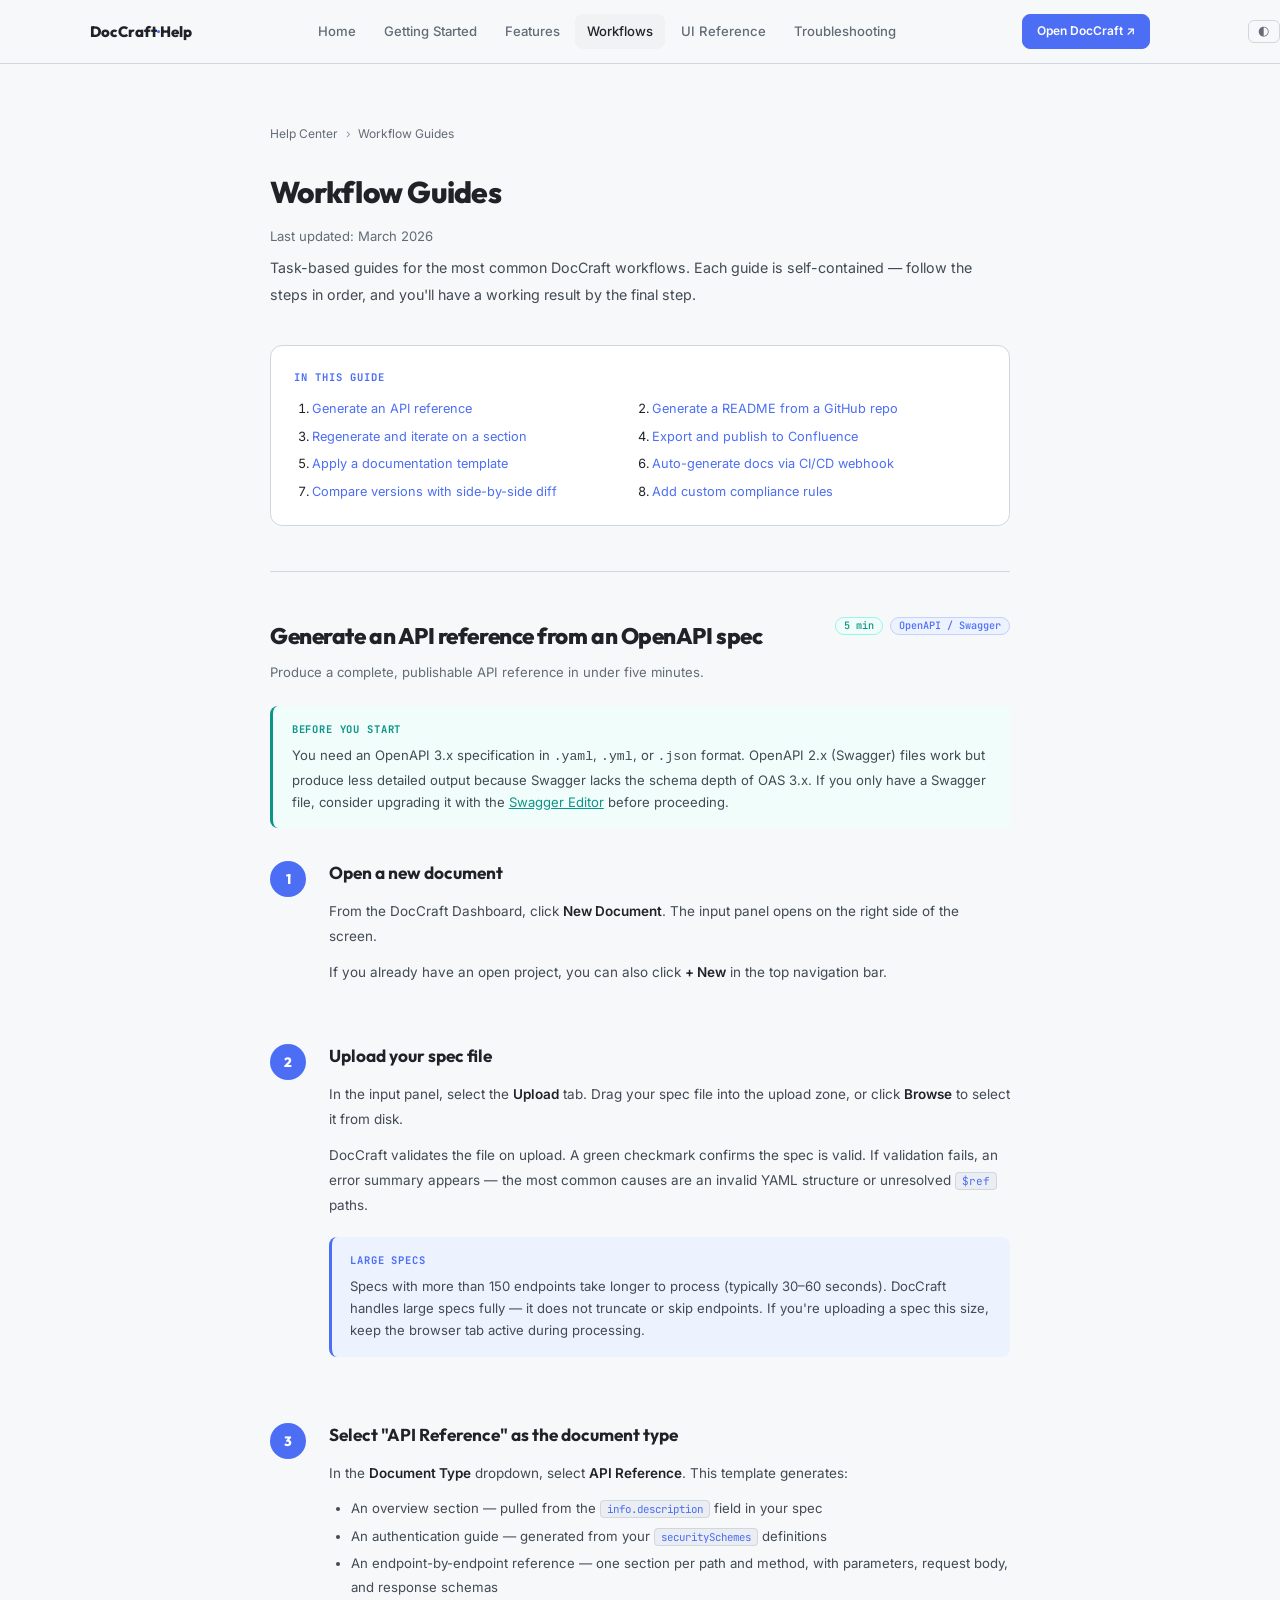
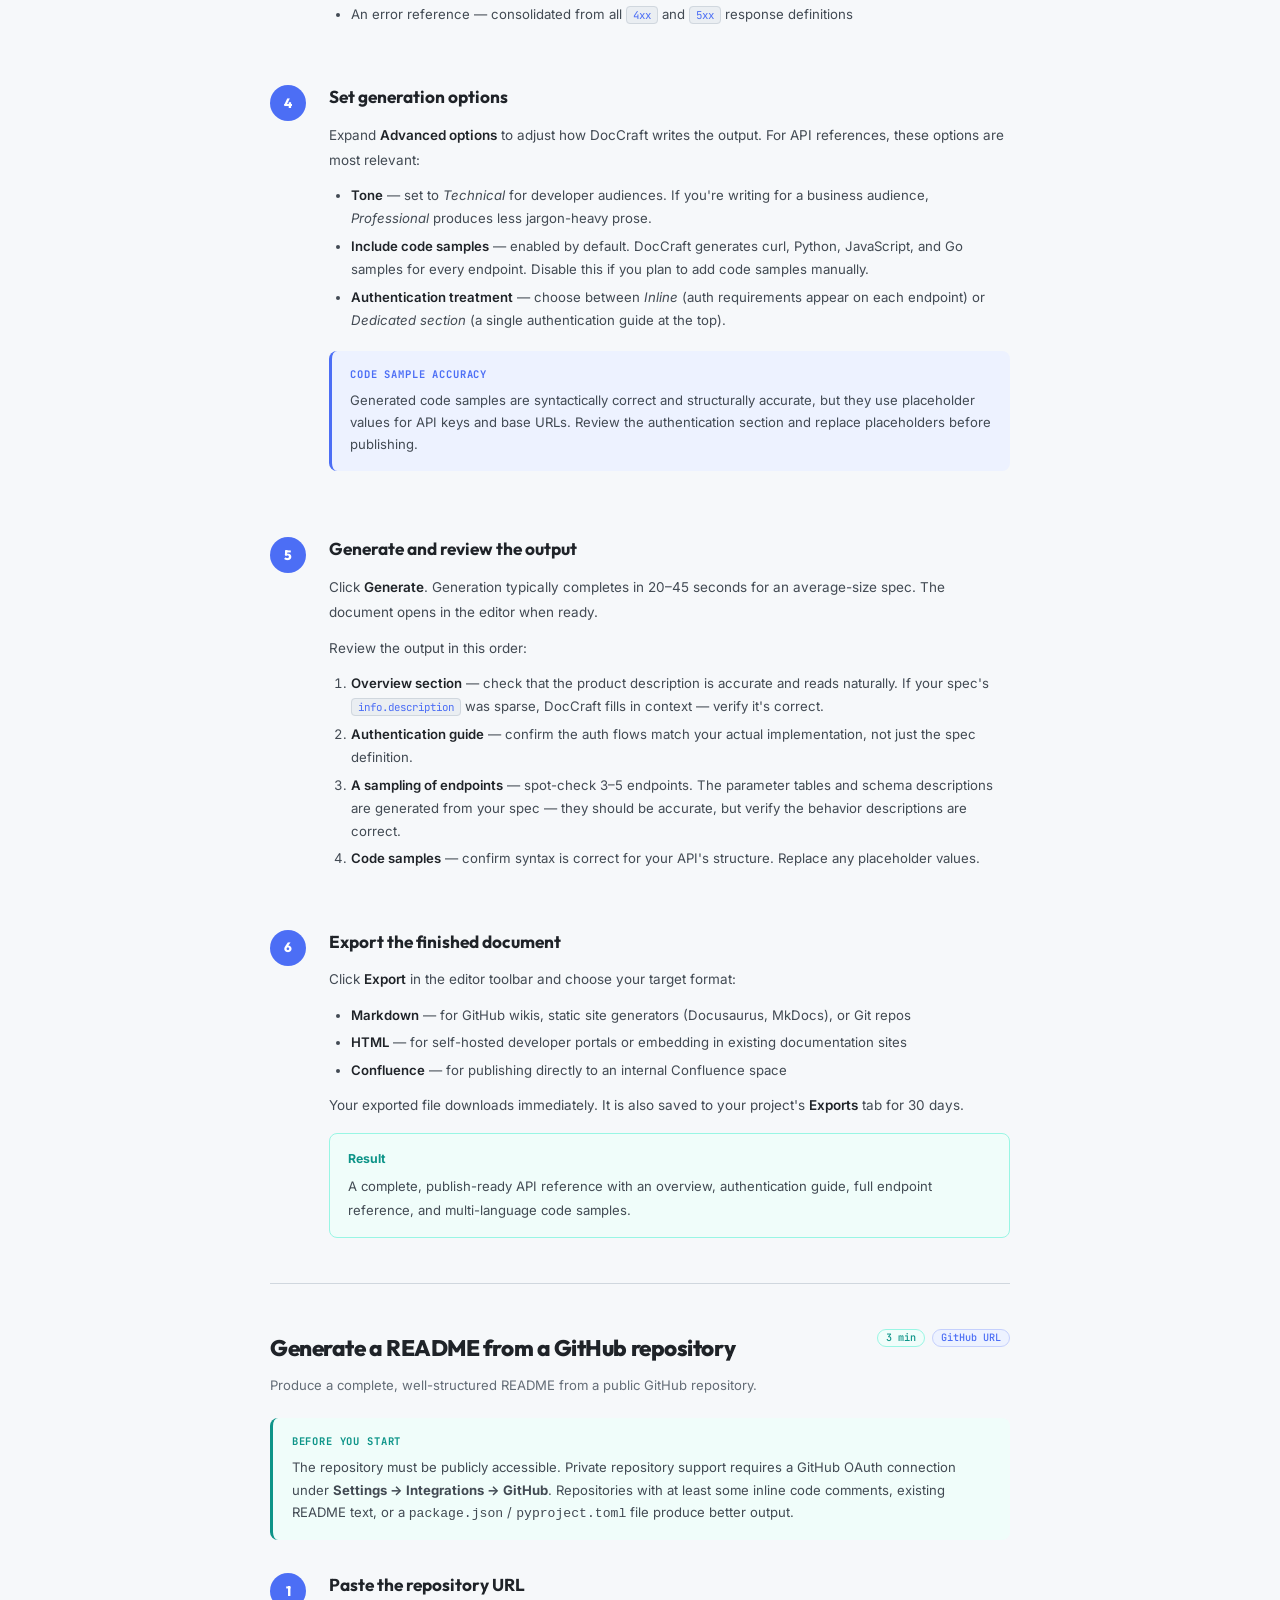
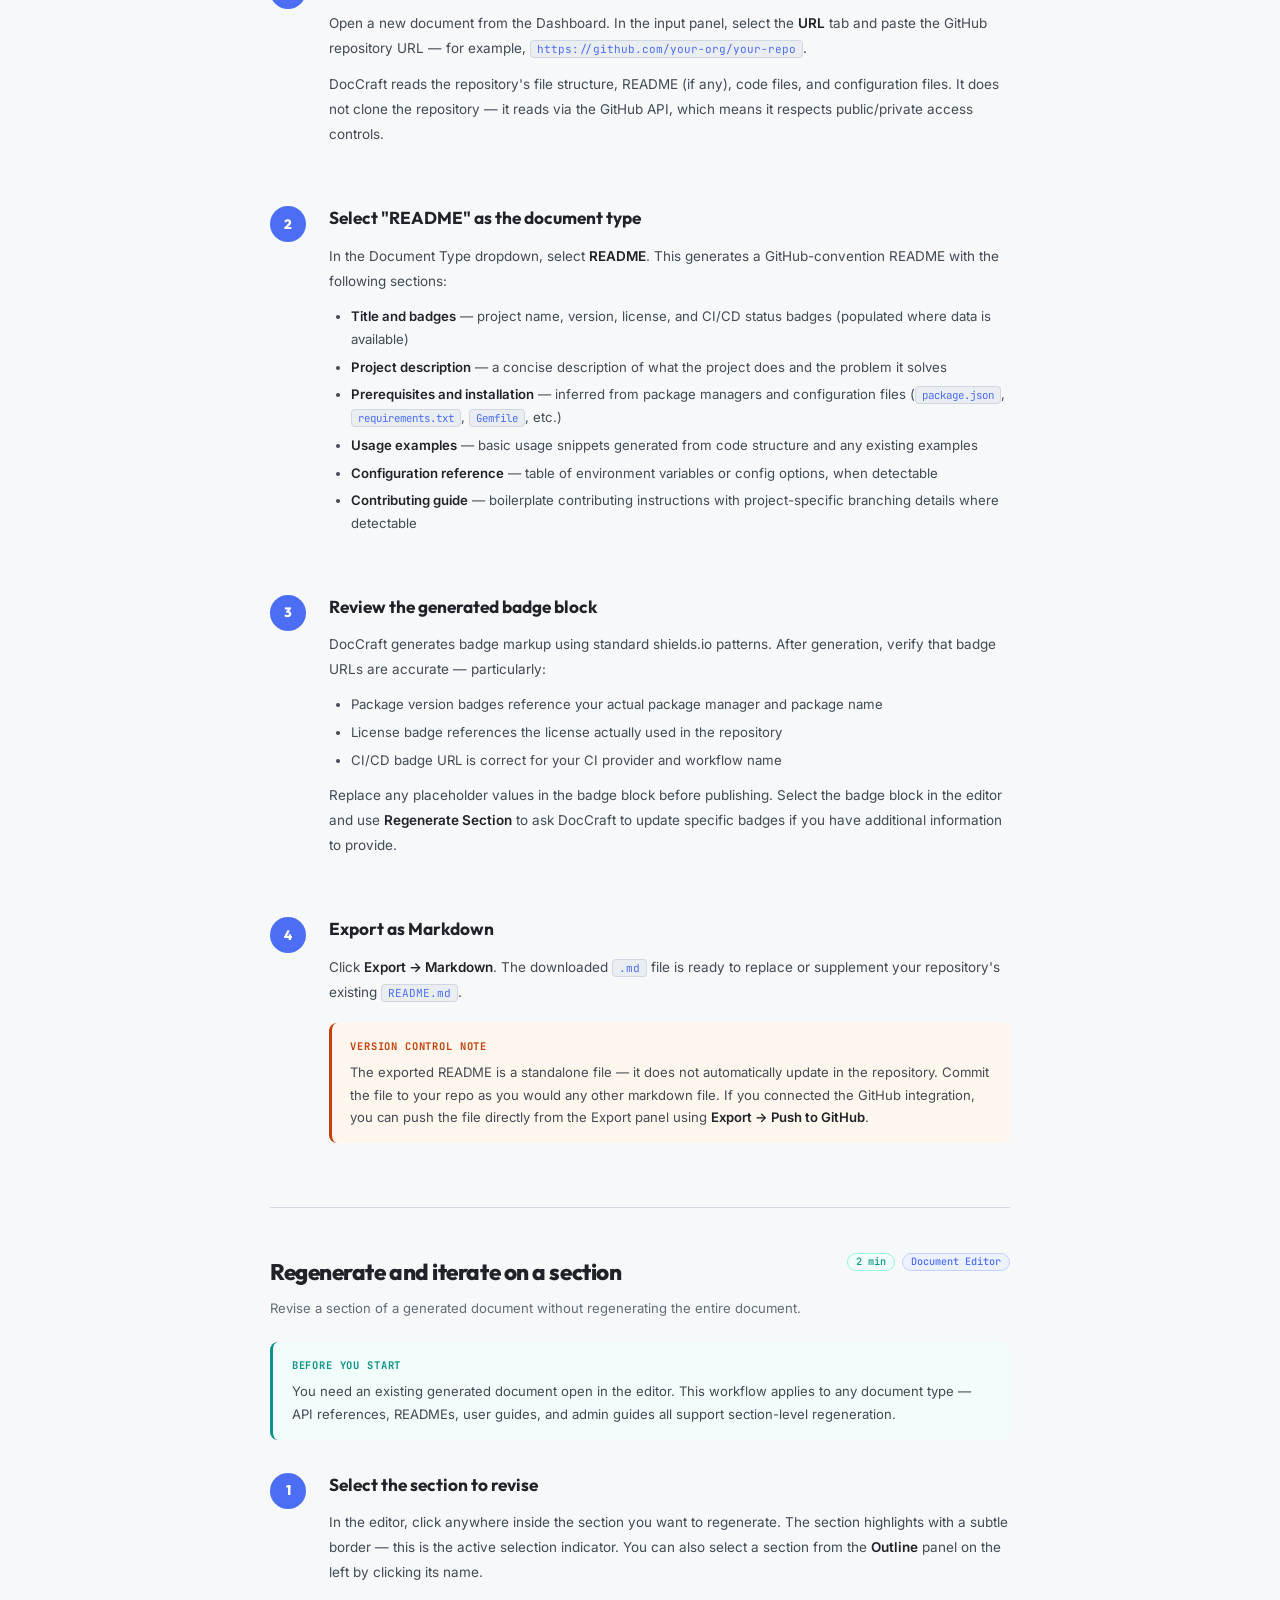
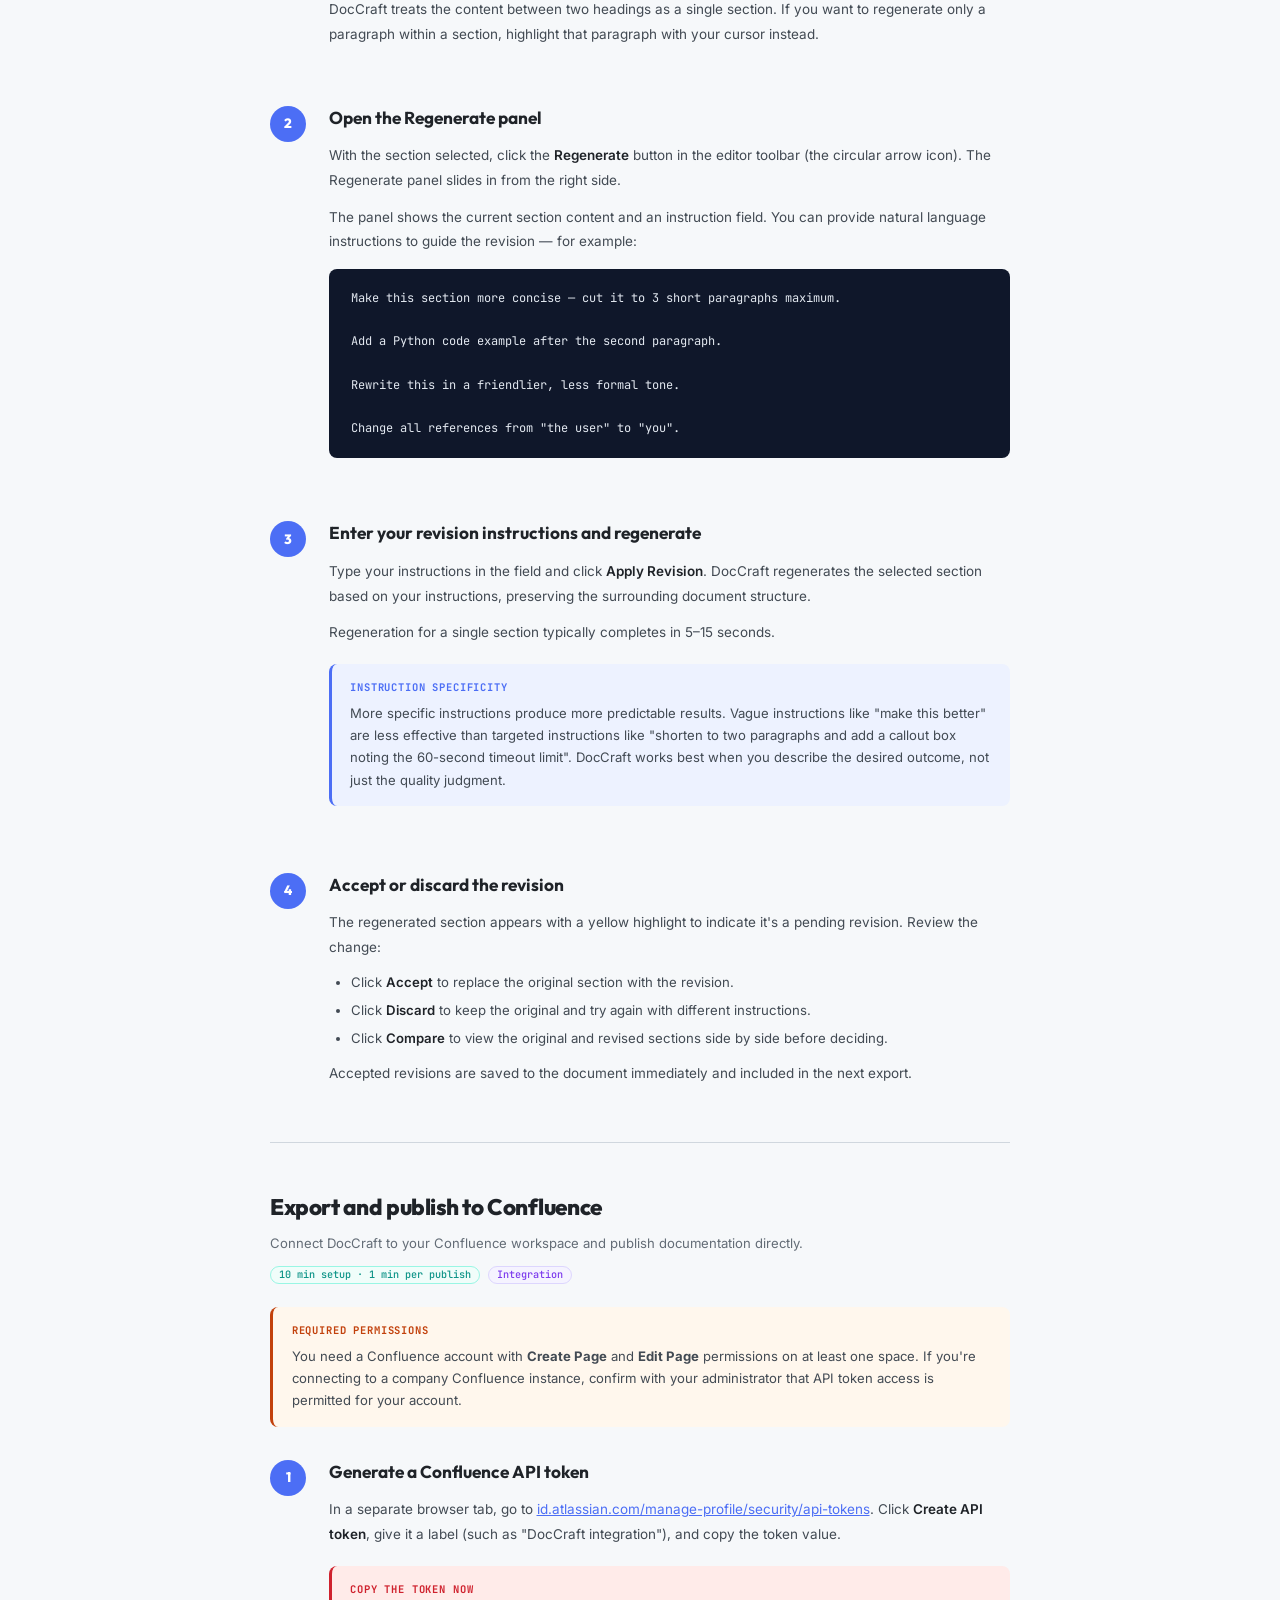
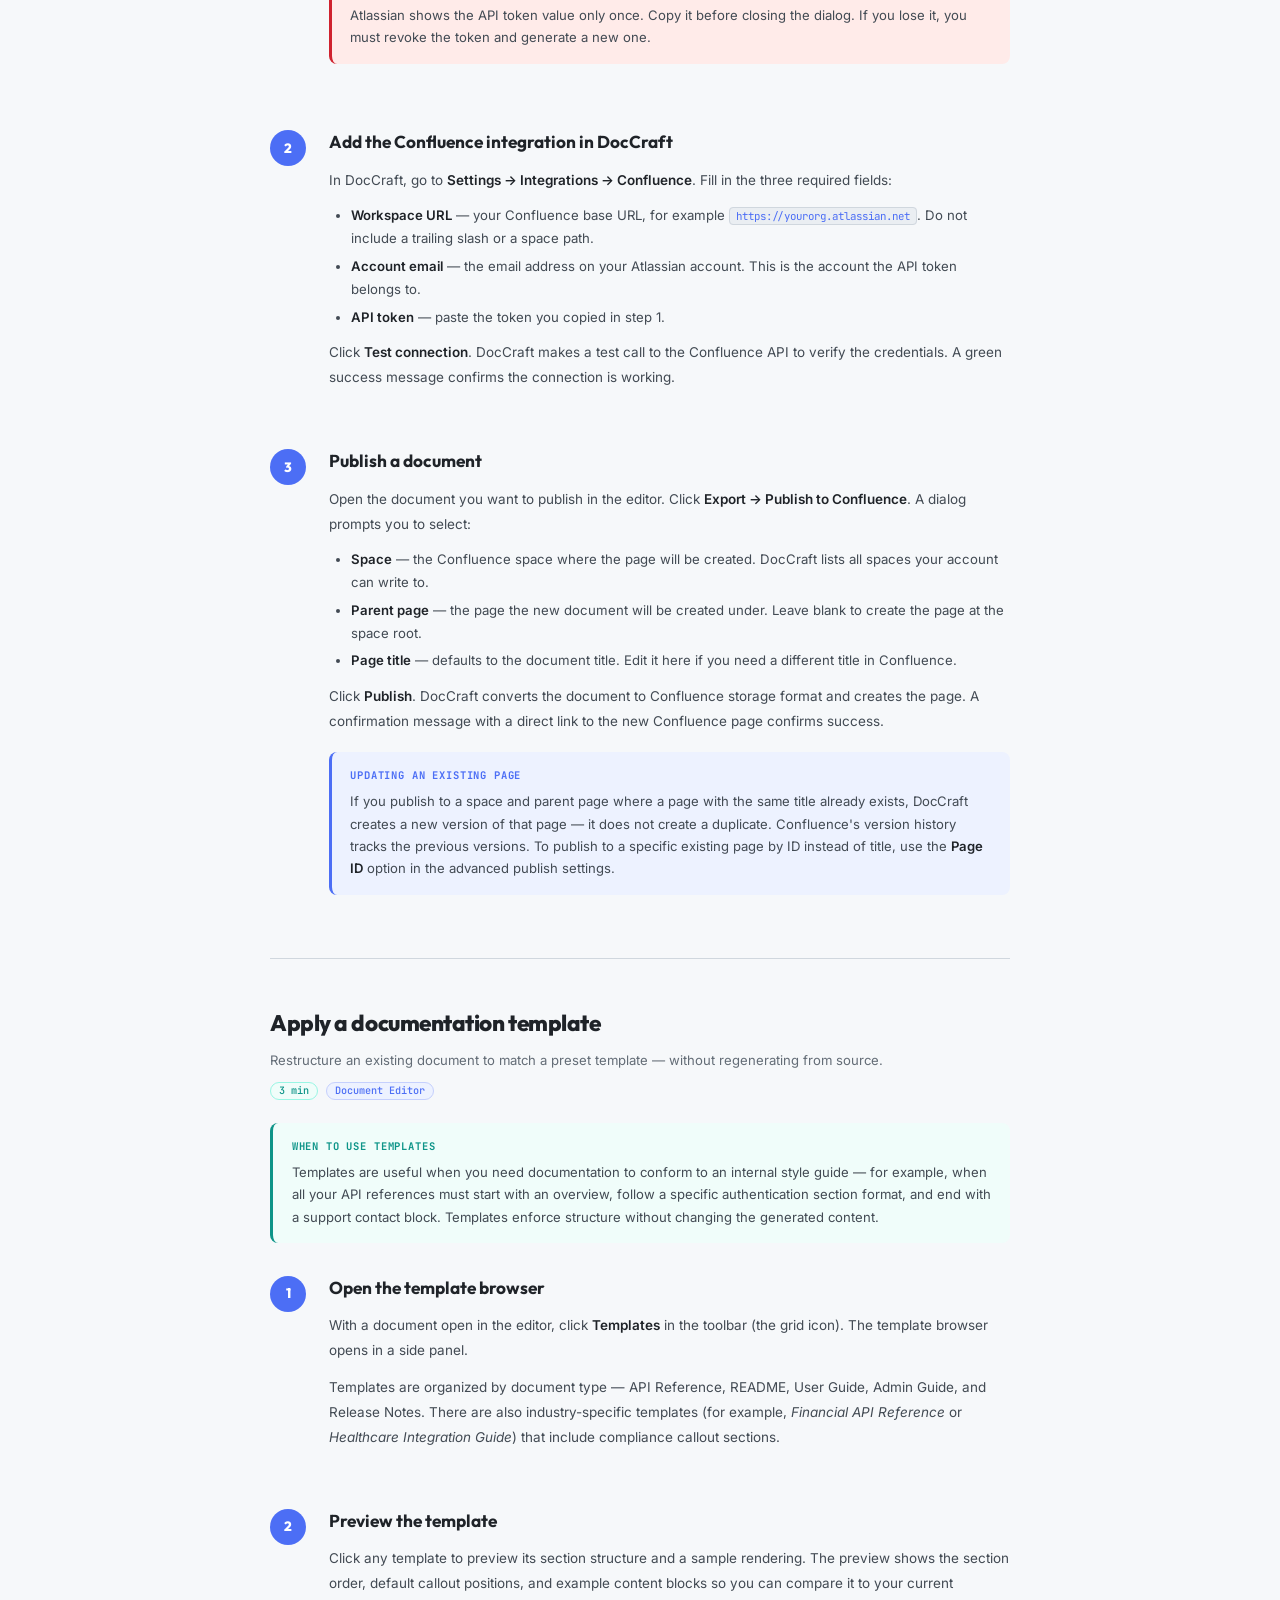
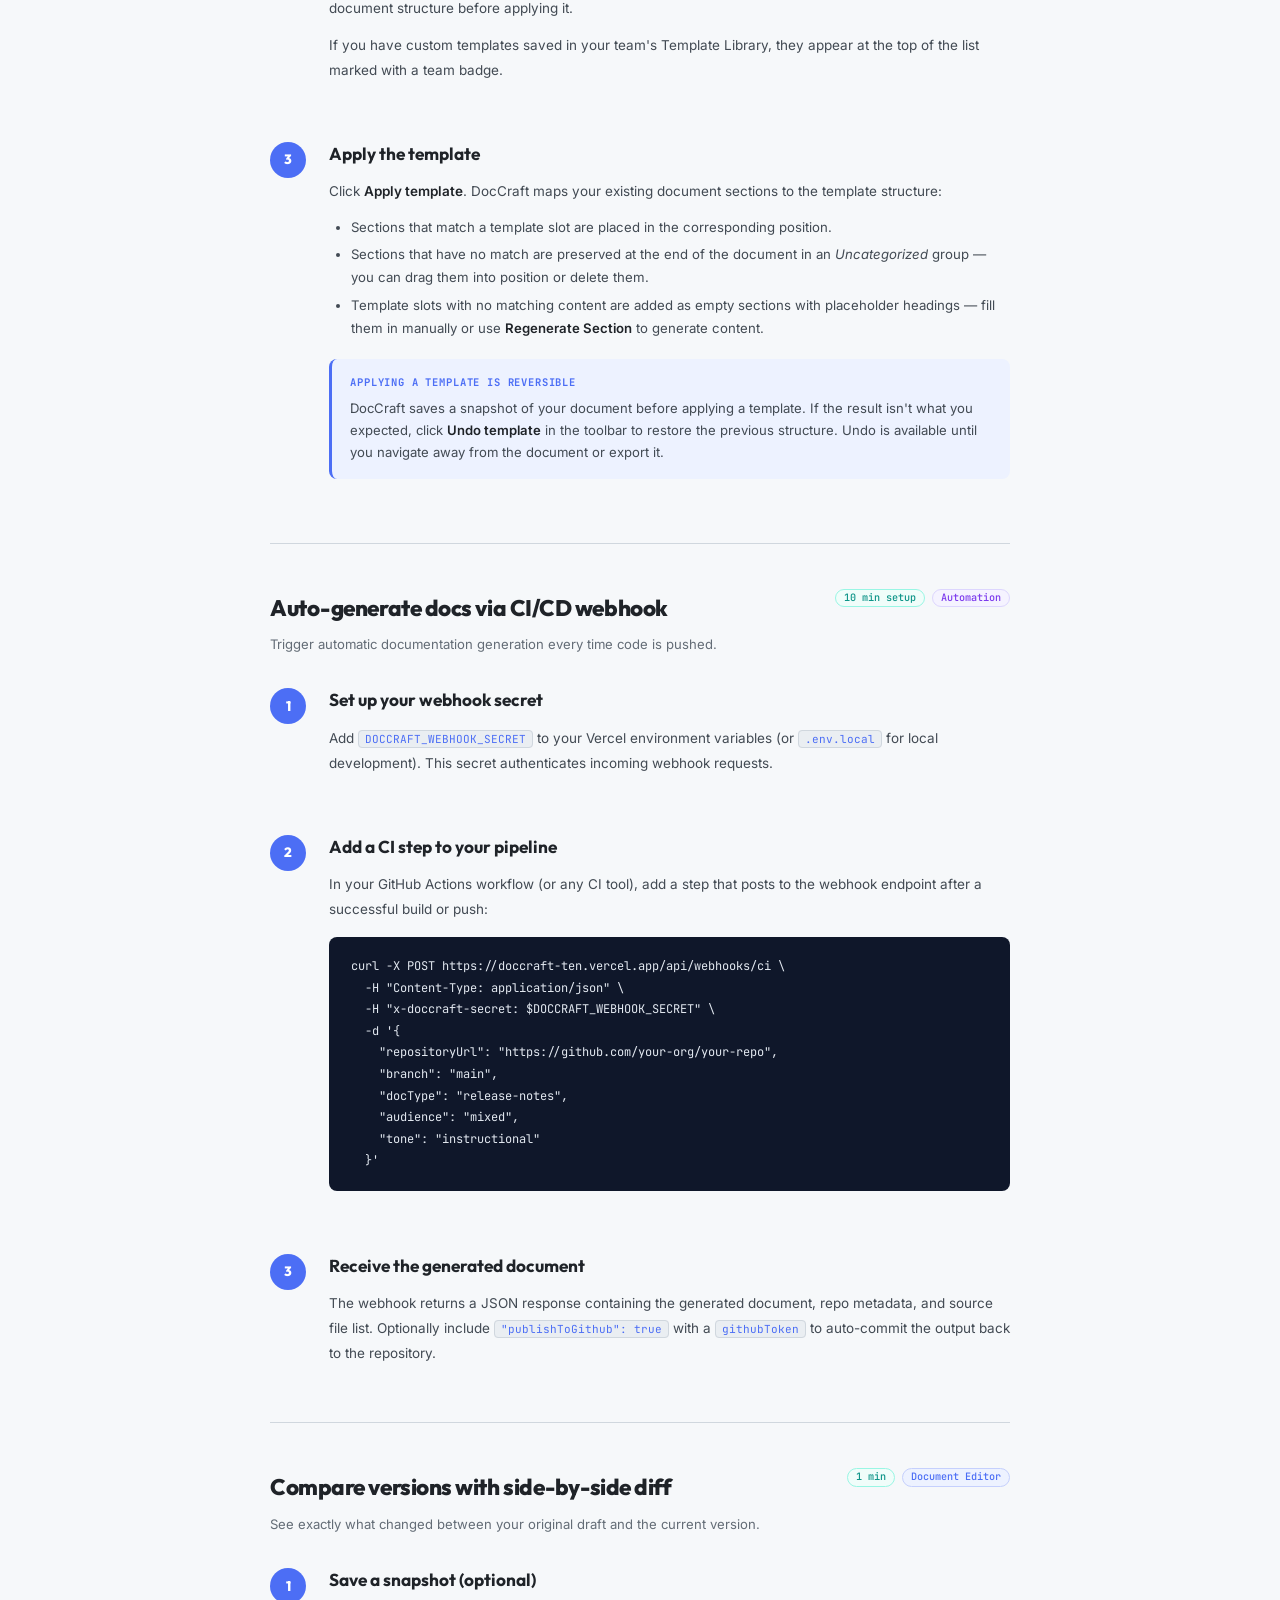
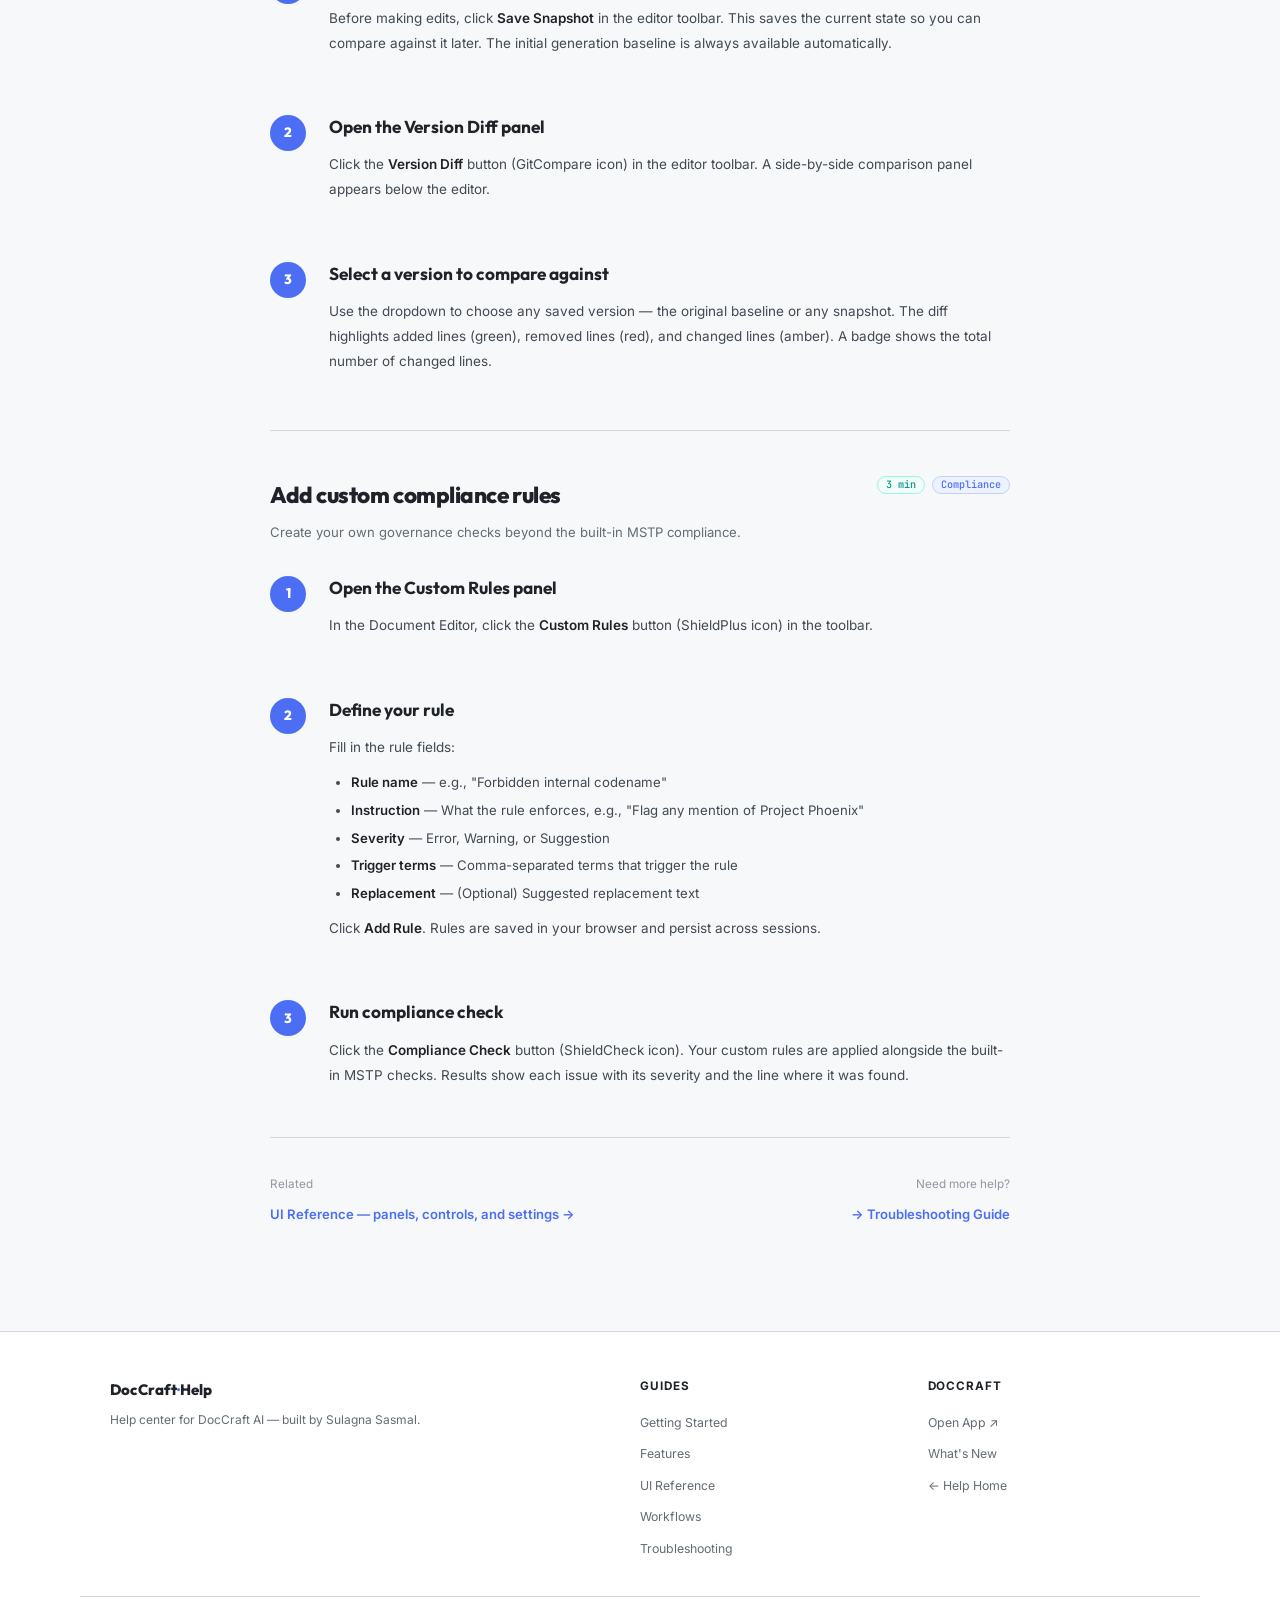
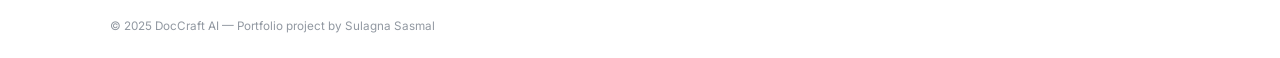
<file: workflows.html>
<!DOCTYPE html>
<html lang="en">
<head>
<meta charset="UTF-8">
<link rel="icon" href="assets/favicon.svg" type="image/svg+xml">
<meta name="viewport" content="width=device-width, initial-scale=1.0">
<meta name="description" content="Step-by-step workflow guides for common DocCraft AI tasks — generate API references, READMEs, user guides, and more.">
<title>Workflow Guides — DocCraft Help Center</title>
<link rel="stylesheet" href="assets/css/style.css">
<script>(function(){var t=localStorage.getItem("theme");if(t)document.documentElement.setAttribute("data-theme",t);else if(window.matchMedia("(prefers-color-scheme:dark)").matches)document.documentElement.setAttribute("data-theme","dark");else document.documentElement.setAttribute("data-theme","light");})()</script>
</head>
<body>

<nav class="nav">
  <div class="nav-inner">
    <a href="index.html" class="nav-brand">DocCraft<span>·</span>Help</a>
    <div class="nav-links">
      <a href="index.html" class="nav-link">Home</a>
      <a href="getting-started.html" class="nav-link">Getting Started</a>
      <a href="feature-generate.html" class="nav-link">Features</a>
      <a href="workflows.html" class="nav-link active">Workflows</a>
      <a href="ui-reference.html" class="nav-link">UI Reference</a>
      <a href="troubleshooting.html" class="nav-link">Troubleshooting</a>
    </div>
    <div class="nav-actions">
      <a href="https://doccraft-ten.vercel.app/" target="_blank" rel="noopener" class="btn btn-indigo btn-sm">Open DocCraft ↗</a>
    </div>
  </div>
  <button class="theme-toggle" id="theme-toggle" aria-label="Toggle dark mode">&#9680;</button>
</nav>

<div style="max-width:var(--content-w);margin:0 auto;padding:3rem 2rem;">

  <div class="breadcrumb">
    <a href="index.html">Help Center</a>
    <span class="breadcrumb-sep">›</span>
    <span>Workflow Guides</span>
  </div>

  <h1 style="font-family:var(--font-display);font-size:2rem;font-weight:800;color:var(--text);letter-spacing:-0.025em;margin:0.5rem 0 0.5rem;">Workflow Guides</h1>
  <p style="color:var(--text-3);font-size:0.875rem;margin-bottom:0.5rem;">Last updated: March 2026</p>
  <p style="color:var(--text-2);font-size:0.95rem;line-height:1.85;margin-bottom:2.5rem;">Task-based guides for the most common DocCraft workflows. Each guide is self-contained — follow the steps in order, and you'll have a working result by the final step.</p>

  <!-- Workflow index -->
  <div style="background:var(--bg-card);border:1px solid var(--border);border-radius:var(--radius-lg);padding:1.5rem;margin-bottom:3rem;">
    <div style="font-family:var(--font-mono);font-size:0.7rem;font-weight:700;text-transform:uppercase;letter-spacing:0.1em;color:var(--indigo);margin-bottom:0.75rem;">In this guide</div>
    <ol style="padding-left:1.25rem;display:grid;grid-template-columns:1fr 1fr;gap:0.4rem;">
      <li style="font-size:0.85rem;"><a href="#wf1" style="color:var(--indigo);text-decoration:none;">Generate an API reference</a></li>
      <li style="font-size:0.85rem;"><a href="#wf2" style="color:var(--indigo);text-decoration:none;">Generate a README from a GitHub repo</a></li>
      <li style="font-size:0.85rem;"><a href="#wf3" style="color:var(--indigo);text-decoration:none;">Regenerate and iterate on a section</a></li>
      <li style="font-size:0.85rem;"><a href="#wf4" style="color:var(--indigo);text-decoration:none;">Export and publish to Confluence</a></li>
      <li style="font-size:0.85rem;"><a href="#wf5" style="color:var(--indigo);text-decoration:none;">Apply a documentation template</a></li>
      <li style="font-size:0.85rem;"><a href="#wf6" style="color:var(--indigo);text-decoration:none;">Auto-generate docs via CI/CD webhook</a></li>
      <li style="font-size:0.85rem;"><a href="#wf7" style="color:var(--indigo);text-decoration:none;">Compare versions with side-by-side diff</a></li>
      <li style="font-size:0.85rem;"><a href="#wf8" style="color:var(--indigo);text-decoration:none;">Add custom compliance rules</a></li>
    </ol>
  </div>

  <hr style="border:none;border-top:1px solid var(--border);margin-bottom:3rem;">

  <!-- ─── WORKFLOW 1 ─── -->
  <section id="wf1">
    <div style="display:flex;align-items:flex-start;justify-content:space-between;flex-wrap:wrap;gap:0.75rem;margin-bottom:1.5rem;">
      <div>
        <h2 style="font-family:var(--font-display);font-size:1.5rem;font-weight:800;color:var(--text);letter-spacing:-0.02em;margin:0;">Generate an API reference from an OpenAPI spec</h2>
        <p style="color:var(--text-3);font-size:0.875rem;margin-top:0.4rem;">Produce a complete, publishable API reference in under five minutes.</p>
      </div>
      <div style="display:flex;gap:0.5rem;flex-shrink:0;">
        <span class="badge badge-teal">5 min</span>
        <span class="badge badge-indigo">OpenAPI / Swagger</span>
      </div>
    </div>

    <div class="callout callout-tip">
      <div class="callout-title">Before you start</div>
      <p>You need an OpenAPI 3.x specification in <code>.yaml</code>, <code>.yml</code>, or <code>.json</code> format. OpenAPI 2.x (Swagger) files work but produce less detailed output because Swagger lacks the schema depth of OAS 3.x. If you only have a Swagger file, consider upgrading it with the <a href="https://editor.swagger.io/" style="color:var(--teal);">Swagger Editor</a> before proceeding.</p>
    </div>

    <div class="step-list">
      <div class="step-item">
        <div class="step-badge">1</div>
        <div class="step-body">
          <div class="step-title">Open a new document</div>
          <p>From the DocCraft Dashboard, click <strong>New Document</strong>. The input panel opens on the right side of the screen.</p>
          <p>If you already have an open project, you can also click <strong>+ New</strong> in the top navigation bar.</p>
        </div>
      </div>

      <div class="step-item">
        <div class="step-badge">2</div>
        <div class="step-body">
          <div class="step-title">Upload your spec file</div>
          <p>In the input panel, select the <strong>Upload</strong> tab. Drag your spec file into the upload zone, or click <strong>Browse</strong> to select it from disk.</p>
          <p>DocCraft validates the file on upload. A green checkmark confirms the spec is valid. If validation fails, an error summary appears — the most common causes are an invalid YAML structure or unresolved <code>$ref</code> paths.</p>
          <div class="callout callout-note">
            <div class="callout-title">Large specs</div>
            <p>Specs with more than 150 endpoints take longer to process (typically 30–60 seconds). DocCraft handles large specs fully — it does not truncate or skip endpoints. If you're uploading a spec this size, keep the browser tab active during processing.</p>
          </div>
        </div>
      </div>

      <div class="step-item">
        <div class="step-badge">3</div>
        <div class="step-body">
          <div class="step-title">Select "API Reference" as the document type</div>
          <p>In the <strong>Document Type</strong> dropdown, select <strong>API Reference</strong>. This template generates:</p>
          <ul>
            <li>An overview section — pulled from the <code>info.description</code> field in your spec</li>
            <li>An authentication guide — generated from your <code>securitySchemes</code> definitions</li>
            <li>An endpoint-by-endpoint reference — one section per path and method, with parameters, request body, and response schemas</li>
            <li>An error reference — consolidated from all <code>4xx</code> and <code>5xx</code> response definitions</li>
          </ul>
        </div>
      </div>

      <div class="step-item">
        <div class="step-badge">4</div>
        <div class="step-body">
          <div class="step-title">Set generation options</div>
          <p>Expand <strong>Advanced options</strong> to adjust how DocCraft writes the output. For API references, these options are most relevant:</p>
          <ul>
            <li><strong>Tone</strong> — set to <em>Technical</em> for developer audiences. If you're writing for a business audience, <em>Professional</em> produces less jargon-heavy prose.</li>
            <li><strong>Include code samples</strong> — enabled by default. DocCraft generates curl, Python, JavaScript, and Go samples for every endpoint. Disable this if you plan to add code samples manually.</li>
            <li><strong>Authentication treatment</strong> — choose between <em>Inline</em> (auth requirements appear on each endpoint) or <em>Dedicated section</em> (a single authentication guide at the top).</li>
          </ul>
          <div class="callout callout-note">
            <div class="callout-title">Code sample accuracy</div>
            <p>Generated code samples are syntactically correct and structurally accurate, but they use placeholder values for API keys and base URLs. Review the authentication section and replace placeholders before publishing.</p>
          </div>
        </div>
      </div>

      <div class="step-item">
        <div class="step-badge">5</div>
        <div class="step-body">
          <div class="step-title">Generate and review the output</div>
          <p>Click <strong>Generate</strong>. Generation typically completes in 20–45 seconds for an average-size spec. The document opens in the editor when ready.</p>
          <p>Review the output in this order:</p>
          <ol>
            <li><strong>Overview section</strong> — check that the product description is accurate and reads naturally. If your spec's <code>info.description</code> was sparse, DocCraft fills in context — verify it's correct.</li>
            <li><strong>Authentication guide</strong> — confirm the auth flows match your actual implementation, not just the spec definition.</li>
            <li><strong>A sampling of endpoints</strong> — spot-check 3–5 endpoints. The parameter tables and schema descriptions are generated from your spec — they should be accurate, but verify the behavior descriptions are correct.</li>
            <li><strong>Code samples</strong> — confirm syntax is correct for your API's structure. Replace any placeholder values.</li>
          </ol>
        </div>
      </div>

      <div class="step-item">
        <div class="step-badge">6</div>
        <div class="step-body">
          <div class="step-title">Export the finished document</div>
          <p>Click <strong>Export</strong> in the editor toolbar and choose your target format:</p>
          <ul>
            <li><strong>Markdown</strong> — for GitHub wikis, static site generators (Docusaurus, MkDocs), or Git repos</li>
            <li><strong>HTML</strong> — for self-hosted developer portals or embedding in existing documentation sites</li>
            <li><strong>Confluence</strong> — for publishing directly to an internal Confluence space</li>
          </ul>
          <p>Your exported file downloads immediately. It is also saved to your project's <strong>Exports</strong> tab for 30 days.</p>
          <div style="margin-top:1rem;background:var(--teal-bg);border-radius:var(--radius);padding:1rem 1.25rem;border:1px solid var(--teal-border);">
            <div style="font-size:0.82rem;font-weight:700;color:var(--teal);margin-bottom:0.25rem;">Result</div>
            <p style="font-size:0.875rem;color:var(--text-2);margin:0;">A complete, publish-ready API reference with an overview, authentication guide, full endpoint reference, and multi-language code samples.</p>
          </div>
        </div>
      </div>
    </div>
  </section>

  <hr style="border:none;border-top:1px solid var(--border);margin:3rem 0;">

  <!-- ─── WORKFLOW 2 ─── -->
  <section id="wf2">
    <div style="display:flex;align-items:flex-start;justify-content:space-between;flex-wrap:wrap;gap:0.75rem;margin-bottom:1.5rem;">
      <div>
        <h2 style="font-family:var(--font-display);font-size:1.5rem;font-weight:800;color:var(--text);letter-spacing:-0.02em;margin:0;">Generate a README from a GitHub repository</h2>
        <p style="color:var(--text-3);font-size:0.875rem;margin-top:0.4rem;">Produce a complete, well-structured README from a public GitHub repository.</p>
      </div>
      <div style="display:flex;gap:0.5rem;flex-shrink:0;">
        <span class="badge badge-teal">3 min</span>
        <span class="badge badge-indigo">GitHub URL</span>
      </div>
    </div>

    <div class="callout callout-tip">
      <div class="callout-title">Before you start</div>
      <p>The repository must be publicly accessible. Private repository support requires a GitHub OAuth connection under <strong>Settings → Integrations → GitHub</strong>. Repositories with at least some inline code comments, existing README text, or a <code>package.json</code> / <code>pyproject.toml</code> file produce better output.</p>
    </div>

    <div class="step-list">
      <div class="step-item">
        <div class="step-badge">1</div>
        <div class="step-body">
          <div class="step-title">Paste the repository URL</div>
          <p>Open a new document from the Dashboard. In the input panel, select the <strong>URL</strong> tab and paste the GitHub repository URL — for example, <code>https://github.com/your-org/your-repo</code>.</p>
          <p>DocCraft reads the repository's file structure, README (if any), code files, and configuration files. It does not clone the repository — it reads via the GitHub API, which means it respects public/private access controls.</p>
        </div>
      </div>

      <div class="step-item">
        <div class="step-badge">2</div>
        <div class="step-body">
          <div class="step-title">Select "README" as the document type</div>
          <p>In the Document Type dropdown, select <strong>README</strong>. This generates a GitHub-convention README with the following sections:</p>
          <ul>
            <li><strong>Title and badges</strong> — project name, version, license, and CI/CD status badges (populated where data is available)</li>
            <li><strong>Project description</strong> — a concise description of what the project does and the problem it solves</li>
            <li><strong>Prerequisites and installation</strong> — inferred from package managers and configuration files (<code>package.json</code>, <code>requirements.txt</code>, <code>Gemfile</code>, etc.)</li>
            <li><strong>Usage examples</strong> — basic usage snippets generated from code structure and any existing examples</li>
            <li><strong>Configuration reference</strong> — table of environment variables or config options, when detectable</li>
            <li><strong>Contributing guide</strong> — boilerplate contributing instructions with project-specific branching details where detectable</li>
          </ul>
        </div>
      </div>

      <div class="step-item">
        <div class="step-badge">3</div>
        <div class="step-body">
          <div class="step-title">Review the generated badge block</div>
          <p>DocCraft generates badge markup using standard shields.io patterns. After generation, verify that badge URLs are accurate — particularly:</p>
          <ul>
            <li>Package version badges reference your actual package manager and package name</li>
            <li>License badge references the license actually used in the repository</li>
            <li>CI/CD badge URL is correct for your CI provider and workflow name</li>
          </ul>
          <p>Replace any placeholder values in the badge block before publishing. Select the badge block in the editor and use <strong>Regenerate Section</strong> to ask DocCraft to update specific badges if you have additional information to provide.</p>
        </div>
      </div>

      <div class="step-item">
        <div class="step-badge">4</div>
        <div class="step-body">
          <div class="step-title">Export as Markdown</div>
          <p>Click <strong>Export → Markdown</strong>. The downloaded <code>.md</code> file is ready to replace or supplement your repository's existing <code>README.md</code>.</p>
          <div class="callout callout-warning">
            <div class="callout-title">Version control note</div>
            <p>The exported README is a standalone file — it does not automatically update in the repository. Commit the file to your repo as you would any other markdown file. If you connected the GitHub integration, you can push the file directly from the Export panel using <strong>Export → Push to GitHub</strong>.</p>
          </div>
        </div>
      </div>
    </div>
  </section>

  <hr style="border:none;border-top:1px solid var(--border);margin:3rem 0;">

  <!-- ─── WORKFLOW 3 ─── -->
  <section id="wf3">
    <div style="display:flex;align-items:flex-start;justify-content:space-between;flex-wrap:wrap;gap:0.75rem;margin-bottom:1.5rem;">
      <div>
        <h2 style="font-family:var(--font-display);font-size:1.5rem;font-weight:800;color:var(--text);letter-spacing:-0.02em;margin:0;">Regenerate and iterate on a section</h2>
        <p style="color:var(--text-3);font-size:0.875rem;margin-top:0.4rem;">Revise a section of a generated document without regenerating the entire document.</p>
      </div>
      <div style="display:flex;gap:0.5rem;flex-shrink:0;">
        <span class="badge badge-teal">2 min</span>
        <span class="badge badge-indigo">Document Editor</span>
      </div>
    </div>

    <div class="callout callout-tip">
      <div class="callout-title">Before you start</div>
      <p>You need an existing generated document open in the editor. This workflow applies to any document type — API references, READMEs, user guides, and admin guides all support section-level regeneration.</p>
    </div>

    <div class="step-list">
      <div class="step-item">
        <div class="step-badge">1</div>
        <div class="step-body">
          <div class="step-title">Select the section to revise</div>
          <p>In the editor, click anywhere inside the section you want to regenerate. The section highlights with a subtle border — this is the active selection indicator. You can also select a section from the <strong>Outline</strong> panel on the left by clicking its name.</p>
          <p>DocCraft treats the content between two headings as a single section. If you want to regenerate only a paragraph within a section, highlight that paragraph with your cursor instead.</p>
        </div>
      </div>

      <div class="step-item">
        <div class="step-badge">2</div>
        <div class="step-body">
          <div class="step-title">Open the Regenerate panel</div>
          <p>With the section selected, click the <strong>Regenerate</strong> button in the editor toolbar (the circular arrow icon). The Regenerate panel slides in from the right side.</p>
          <p>The panel shows the current section content and an instruction field. You can provide natural language instructions to guide the revision — for example:</p>
          <div class="code-block">Make this section more concise — cut it to 3 short paragraphs maximum.

Add a Python code example after the second paragraph.

Rewrite this in a friendlier, less formal tone.

Change all references from "the user" to "you".</div>
        </div>
      </div>

      <div class="step-item">
        <div class="step-badge">3</div>
        <div class="step-body">
          <div class="step-title">Enter your revision instructions and regenerate</div>
          <p>Type your instructions in the field and click <strong>Apply Revision</strong>. DocCraft regenerates the selected section based on your instructions, preserving the surrounding document structure.</p>
          <p>Regeneration for a single section typically completes in 5–15 seconds.</p>
          <div class="callout callout-note">
            <div class="callout-title">Instruction specificity</div>
            <p>More specific instructions produce more predictable results. Vague instructions like "make this better" are less effective than targeted instructions like "shorten to two paragraphs and add a callout box noting the 60-second timeout limit". DocCraft works best when you describe the desired outcome, not just the quality judgment.</p>
          </div>
        </div>
      </div>

      <div class="step-item">
        <div class="step-badge">4</div>
        <div class="step-body">
          <div class="step-title">Accept or discard the revision</div>
          <p>The regenerated section appears with a yellow highlight to indicate it's a pending revision. Review the change:</p>
          <ul>
            <li>Click <strong>Accept</strong> to replace the original section with the revision.</li>
            <li>Click <strong>Discard</strong> to keep the original and try again with different instructions.</li>
            <li>Click <strong>Compare</strong> to view the original and revised sections side by side before deciding.</li>
          </ul>
          <p>Accepted revisions are saved to the document immediately and included in the next export.</p>
        </div>
      </div>
    </div>
  </section>

  <hr style="border:none;border-top:1px solid var(--border);margin:3rem 0;">

  <!-- ─── WORKFLOW 4 ─── -->
  <section id="wf4">
    <div style="display:flex;align-items:flex-start;justify-content:space-between;flex-wrap:wrap;gap:0.75rem;margin-bottom:1.5rem;">
      <div>
        <h2 style="font-family:var(--font-display);font-size:1.5rem;font-weight:800;color:var(--text);letter-spacing:-0.02em;margin:0;">Export and publish to Confluence</h2>
        <p style="color:var(--text-3);font-size:0.875rem;margin-top:0.4rem;">Connect DocCraft to your Confluence workspace and publish documentation directly.</p>
      </div>
      <div style="display:flex;gap:0.5rem;flex-shrink:0;">
        <span class="badge badge-teal">10 min setup · 1 min per publish</span>
        <span class="badge badge-purple">Integration</span>
      </div>
    </div>

    <div class="callout callout-warning">
      <div class="callout-title">Required permissions</div>
      <p>You need a Confluence account with <strong>Create Page</strong> and <strong>Edit Page</strong> permissions on at least one space. If you're connecting to a company Confluence instance, confirm with your administrator that API token access is permitted for your account.</p>
    </div>

    <div class="step-list">
      <div class="step-item">
        <div class="step-badge">1</div>
        <div class="step-body">
          <div class="step-title">Generate a Confluence API token</div>
          <p>In a separate browser tab, go to <a href="https://id.atlassian.com/manage-profile/security/api-tokens" style="color:var(--indigo);" target="_blank" rel="noopener">id.atlassian.com/manage-profile/security/api-tokens</a>. Click <strong>Create API token</strong>, give it a label (such as "DocCraft integration"), and copy the token value.</p>
          <div class="callout callout-danger">
            <div class="callout-title">Copy the token now</div>
            <p>Atlassian shows the API token value only once. Copy it before closing the dialog. If you lose it, you must revoke the token and generate a new one.</p>
          </div>
        </div>
      </div>

      <div class="step-item">
        <div class="step-badge">2</div>
        <div class="step-body">
          <div class="step-title">Add the Confluence integration in DocCraft</div>
          <p>In DocCraft, go to <strong>Settings → Integrations → Confluence</strong>. Fill in the three required fields:</p>
          <ul>
            <li><strong>Workspace URL</strong> — your Confluence base URL, for example <code>https://yourorg.atlassian.net</code>. Do not include a trailing slash or a space path.</li>
            <li><strong>Account email</strong> — the email address on your Atlassian account. This is the account the API token belongs to.</li>
            <li><strong>API token</strong> — paste the token you copied in step 1.</li>
          </ul>
          <p>Click <strong>Test connection</strong>. DocCraft makes a test call to the Confluence API to verify the credentials. A green success message confirms the connection is working.</p>
        </div>
      </div>

      <div class="step-item">
        <div class="step-badge">3</div>
        <div class="step-body">
          <div class="step-title">Publish a document</div>
          <p>Open the document you want to publish in the editor. Click <strong>Export → Publish to Confluence</strong>. A dialog prompts you to select:</p>
          <ul>
            <li><strong>Space</strong> — the Confluence space where the page will be created. DocCraft lists all spaces your account can write to.</li>
            <li><strong>Parent page</strong> — the page the new document will be created under. Leave blank to create the page at the space root.</li>
            <li><strong>Page title</strong> — defaults to the document title. Edit it here if you need a different title in Confluence.</li>
          </ul>
          <p>Click <strong>Publish</strong>. DocCraft converts the document to Confluence storage format and creates the page. A confirmation message with a direct link to the new Confluence page confirms success.</p>
          <div class="callout callout-note">
            <div class="callout-title">Updating an existing page</div>
            <p>If you publish to a space and parent page where a page with the same title already exists, DocCraft creates a new version of that page — it does not create a duplicate. Confluence's version history tracks the previous versions. To publish to a specific existing page by ID instead of title, use the <strong>Page ID</strong> option in the advanced publish settings.</p>
          </div>
        </div>
      </div>
    </div>
  </section>

  <hr style="border:none;border-top:1px solid var(--border);margin:3rem 0;">

  <!-- ─── WORKFLOW 5 ─── -->
  <section id="wf5">
    <div style="display:flex;align-items:flex-start;justify-content:space-between;flex-wrap:wrap;gap:0.75rem;margin-bottom:1.5rem;">
      <div>
        <h2 style="font-family:var(--font-display);font-size:1.5rem;font-weight:800;color:var(--text);letter-spacing:-0.02em;margin:0;">Apply a documentation template</h2>
        <p style="color:var(--text-3);font-size:0.875rem;margin-top:0.4rem;">Restructure an existing document to match a preset template — without regenerating from source.</p>
      </div>
      <div style="display:flex;gap:0.5rem;flex-shrink:0;">
        <span class="badge badge-teal">3 min</span>
        <span class="badge badge-indigo">Document Editor</span>
      </div>
    </div>

    <div class="callout callout-tip">
      <div class="callout-title">When to use templates</div>
      <p>Templates are useful when you need documentation to conform to an internal style guide — for example, when all your API references must start with an overview, follow a specific authentication section format, and end with a support contact block. Templates enforce structure without changing the generated content.</p>
    </div>

    <div class="step-list">
      <div class="step-item">
        <div class="step-badge">1</div>
        <div class="step-body">
          <div class="step-title">Open the template browser</div>
          <p>With a document open in the editor, click <strong>Templates</strong> in the toolbar (the grid icon). The template browser opens in a side panel.</p>
          <p>Templates are organized by document type — API Reference, README, User Guide, Admin Guide, and Release Notes. There are also industry-specific templates (for example, <em>Financial API Reference</em> or <em>Healthcare Integration Guide</em>) that include compliance callout sections.</p>
        </div>
      </div>

      <div class="step-item">
        <div class="step-badge">2</div>
        <div class="step-body">
          <div class="step-title">Preview the template</div>
          <p>Click any template to preview its section structure and a sample rendering. The preview shows the section order, default callout positions, and example content blocks so you can compare it to your current document structure before applying it.</p>
          <p>If you have custom templates saved in your team's Template Library, they appear at the top of the list marked with a team badge.</p>
        </div>
      </div>

      <div class="step-item">
        <div class="step-badge">3</div>
        <div class="step-body">
          <div class="step-title">Apply the template</div>
          <p>Click <strong>Apply template</strong>. DocCraft maps your existing document sections to the template structure:</p>
          <ul>
            <li>Sections that match a template slot are placed in the corresponding position.</li>
            <li>Sections that have no match are preserved at the end of the document in an <em>Uncategorized</em> group — you can drag them into position or delete them.</li>
            <li>Template slots with no matching content are added as empty sections with placeholder headings — fill them in manually or use <strong>Regenerate Section</strong> to generate content.</li>
          </ul>
          <div class="callout callout-note">
            <div class="callout-title">Applying a template is reversible</div>
            <p>DocCraft saves a snapshot of your document before applying a template. If the result isn't what you expected, click <strong>Undo template</strong> in the toolbar to restore the previous structure. Undo is available until you navigate away from the document or export it.</p>
          </div>
        </div>
      </div>
    </div>
  </section>

  <hr style="border:none;border-top:1px solid var(--border);margin:3rem 0;">

  <!-- ─── WORKFLOW 6: CI/CD WEBHOOK ─── -->
  <section id="wf6">
    <div style="display:flex;align-items:flex-start;justify-content:space-between;flex-wrap:wrap;gap:0.75rem;margin-bottom:1.5rem;">
      <div>
        <h2 style="font-family:var(--font-display);font-size:1.5rem;font-weight:800;color:var(--text);letter-spacing:-0.02em;margin:0;">Auto-generate docs via CI/CD webhook</h2>
        <p style="color:var(--text-3);font-size:0.875rem;margin-top:0.4rem;">Trigger automatic documentation generation every time code is pushed.</p>
      </div>
      <div style="display:flex;gap:0.5rem;flex-shrink:0;">
        <span class="badge badge-teal">10 min setup</span>
        <span class="badge badge-purple">Automation</span>
      </div>
    </div>

    <div class="step-list">
      <div class="step-item">
        <div class="step-badge">1</div>
        <div class="step-body">
          <div class="step-title">Set up your webhook secret</div>
          <p>Add <code>DOCCRAFT_WEBHOOK_SECRET</code> to your Vercel environment variables (or <code>.env.local</code> for local development). This secret authenticates incoming webhook requests.</p>
        </div>
      </div>

      <div class="step-item">
        <div class="step-badge">2</div>
        <div class="step-body">
          <div class="step-title">Add a CI step to your pipeline</div>
          <p>In your GitHub Actions workflow (or any CI tool), add a step that posts to the webhook endpoint after a successful build or push:</p>
          <div class="code-block">curl -X POST https://doccraft-ten.vercel.app/api/webhooks/ci \
  -H "Content-Type: application/json" \
  -H "x-doccraft-secret: $DOCCRAFT_WEBHOOK_SECRET" \
  -d '{
    "repositoryUrl": "https://github.com/your-org/your-repo",
    "branch": "main",
    "docType": "release-notes",
    "audience": "mixed",
    "tone": "instructional"
  }'</div>
        </div>
      </div>

      <div class="step-item">
        <div class="step-badge">3</div>
        <div class="step-body">
          <div class="step-title">Receive the generated document</div>
          <p>The webhook returns a JSON response containing the generated document, repo metadata, and source file list. Optionally include <code>"publishToGithub": true</code> with a <code>githubToken</code> to auto-commit the output back to the repository.</p>
        </div>
      </div>
    </div>
  </section>

  <hr style="border:none;border-top:1px solid var(--border);margin:3rem 0;">

  <!-- ─── WORKFLOW 7: VERSION DIFF ─── -->
  <section id="wf7">
    <div style="display:flex;align-items:flex-start;justify-content:space-between;flex-wrap:wrap;gap:0.75rem;margin-bottom:1.5rem;">
      <div>
        <h2 style="font-family:var(--font-display);font-size:1.5rem;font-weight:800;color:var(--text);letter-spacing:-0.02em;margin:0;">Compare versions with side-by-side diff</h2>
        <p style="color:var(--text-3);font-size:0.875rem;margin-top:0.4rem;">See exactly what changed between your original draft and the current version.</p>
      </div>
      <div style="display:flex;gap:0.5rem;flex-shrink:0;">
        <span class="badge badge-teal">1 min</span>
        <span class="badge badge-indigo">Document Editor</span>
      </div>
    </div>

    <div class="step-list">
      <div class="step-item">
        <div class="step-badge">1</div>
        <div class="step-body">
          <div class="step-title">Save a snapshot (optional)</div>
          <p>Before making edits, click <strong>Save Snapshot</strong> in the editor toolbar. This saves the current state so you can compare against it later. The initial generation baseline is always available automatically.</p>
        </div>
      </div>

      <div class="step-item">
        <div class="step-badge">2</div>
        <div class="step-body">
          <div class="step-title">Open the Version Diff panel</div>
          <p>Click the <strong>Version Diff</strong> button (GitCompare icon) in the editor toolbar. A side-by-side comparison panel appears below the editor.</p>
        </div>
      </div>

      <div class="step-item">
        <div class="step-badge">3</div>
        <div class="step-body">
          <div class="step-title">Select a version to compare against</div>
          <p>Use the dropdown to choose any saved version — the original baseline or any snapshot. The diff highlights added lines (green), removed lines (red), and changed lines (amber). A badge shows the total number of changed lines.</p>
        </div>
      </div>
    </div>
  </section>

  <hr style="border:none;border-top:1px solid var(--border);margin:3rem 0;">

  <!-- ─── WORKFLOW 8: CUSTOM COMPLIANCE ─── -->
  <section id="wf8">
    <div style="display:flex;align-items:flex-start;justify-content:space-between;flex-wrap:wrap;gap:0.75rem;margin-bottom:1.5rem;">
      <div>
        <h2 style="font-family:var(--font-display);font-size:1.5rem;font-weight:800;color:var(--text);letter-spacing:-0.02em;margin:0;">Add custom compliance rules</h2>
        <p style="color:var(--text-3);font-size:0.875rem;margin-top:0.4rem;">Create your own governance checks beyond the built-in MSTP compliance.</p>
      </div>
      <div style="display:flex;gap:0.5rem;flex-shrink:0;">
        <span class="badge badge-teal">3 min</span>
        <span class="badge badge-indigo">Compliance</span>
      </div>
    </div>

    <div class="step-list">
      <div class="step-item">
        <div class="step-badge">1</div>
        <div class="step-body">
          <div class="step-title">Open the Custom Rules panel</div>
          <p>In the Document Editor, click the <strong>Custom Rules</strong> button (ShieldPlus icon) in the toolbar.</p>
        </div>
      </div>

      <div class="step-item">
        <div class="step-badge">2</div>
        <div class="step-body">
          <div class="step-title">Define your rule</div>
          <p>Fill in the rule fields:</p>
          <ul>
            <li><strong>Rule name</strong> — e.g., "Forbidden internal codename"</li>
            <li><strong>Instruction</strong> — What the rule enforces, e.g., "Flag any mention of Project Phoenix"</li>
            <li><strong>Severity</strong> — Error, Warning, or Suggestion</li>
            <li><strong>Trigger terms</strong> — Comma-separated terms that trigger the rule</li>
            <li><strong>Replacement</strong> — (Optional) Suggested replacement text</li>
          </ul>
          <p>Click <strong>Add Rule</strong>. Rules are saved in your browser and persist across sessions.</p>
        </div>
      </div>

      <div class="step-item">
        <div class="step-badge">3</div>
        <div class="step-body">
          <div class="step-title">Run compliance check</div>
          <p>Click the <strong>Compliance Check</strong> button (ShieldCheck icon). Your custom rules are applied alongside the built-in MSTP checks. Results show each issue with its severity and the line where it was found.</p>
        </div>
      </div>
    </div>
  </section>

  <hr style="margin:2.5rem 0;border:none;border-top:1px solid var(--border);">

  <div style="display:flex;gap:1rem;flex-wrap:wrap;">
    <div style="flex:1;min-width:220px;">
      <div style="font-size:0.78rem;color:var(--text-4);margin-bottom:0.4rem;">Related</div>
      <a href="ui-reference.html" style="font-size:0.875rem;font-weight:600;color:var(--indigo);text-decoration:none;">UI Reference — panels, controls, and settings →</a>
    </div>
    <div style="flex:1;min-width:220px;text-align:right;">
      <div style="font-size:0.78rem;color:var(--text-4);margin-bottom:0.4rem;">Need more help?</div>
      <a href="troubleshooting.html" style="font-size:0.875rem;font-weight:600;color:var(--indigo);text-decoration:none;">→ Troubleshooting Guide</a>
    </div>
  </div>

</div>

<footer class="footer">
  <div class="footer-grid">
    <div>
      <div class="footer-brand">DocCraft<span>·</span>Help</div>
      <p class="footer-desc">Help center for DocCraft AI — built by Sulagna Sasmal.</p>
    </div>
    <div>
      <div class="footer-col-title">Guides</div>
      <ul class="footer-links">
        <li><a href="getting-started.html">Getting Started</a></li>
        <li><a href="feature-generate.html">Features</a></li>
        <li><a href="ui-reference.html">UI Reference</a></li>
        <li><a href="workflows.html">Workflows</a></li>
        <li><a href="troubleshooting.html">Troubleshooting</a></li>
      </ul>
    </div>
    <div>
      <div class="footer-col-title">DocCraft</div>
      <ul class="footer-links">
        <li><a href="https://doccraft-ten.vercel.app/" target="_blank" rel="noopener">Open App ↗</a></li>
        <li><a href="release-notes.html">What's New</a></li>
        <li><a href="index.html">← Help Home</a></li>
      </ul>
    </div>
  </div>
  <div class="footer-bottom"><span class="footer-copyright">© 2025 DocCraft AI — Portfolio project by Sulagna Sasmal</span></div>
</footer>

<script src="assets/js/search.js"></script>
<script src="assets/js/theme.js"></script>
</body>
</html>
</file>
<file: assets/css/style.css>
/* ============================================================
   DocCraft Help Center — Style System
   Design: Indigo primary · Outfit · Inter · JetBrains Mono
   ============================================================ */

@import url('https://fonts.googleapis.com/css2?family=Outfit:wght@300;400;500;600;700;800&family=Inter:wght@400;500;600&family=JetBrains+Mono:wght@400;500&display=swap');

*, *::before, *::after { margin: 0; padding: 0; box-sizing: border-box; }
html { font-size: 15px; scroll-behavior: smooth; }

:root {
  --bg: #f6f8fa; --bg-card: #fff; --bg-hover: #f0f2f4; --bg-tag: #eaeef2;
  --border: #d0d7de; --border-dark: #b0b8c2;
  --text: #1f2328; --text-2: #424a53; --text-3: #636c76; --text-4: #9198a1;

  --indigo: #4c6ef5; --indigo-hover: #3b5bdb; --indigo-light: #edf2ff; --indigo-border: #c5d0fd;
  --amber: #d97706; --amber-hover: #b45309; --amber-bg: #fffbeb; --amber-border: #fde68a;
  --teal: #0d9488; --teal-bg: #f0fdfa; --teal-border: #99f6e4;
  --green: #1a7f37; --green-bg: #dafbe1; --green-border: #99e6b0;
  --red: #cf222e; --red-bg: #ffebe9; --red-border: #ffcecb;
  --purple: #7c3aed; --purple-bg: #f5f3ff; --purple-border: #ddd6fe;
  --orange: #c2410c; --orange-bg: #fff7ed; --orange-border: #fed7aa;

  --code-bg: #0f172a; --code-text: #e2e8f0;
  --nav-h: 64px; --wide-w: 1120px; --content-w: 800px;
  --radius: 8px; --radius-lg: 12px;
  --shadow: 0 1px 3px rgba(31,35,40,0.08), 0 4px 12px rgba(31,35,40,0.04);
  --shadow-lg: 0 4px 16px rgba(31,35,40,0.12);
  --font-display: 'Outfit', system-ui, sans-serif;
  --font-body: 'Inter', system-ui, sans-serif;
  --font-mono: 'JetBrains Mono', monospace;
}

body { font-family: var(--font-body); background: var(--bg); color: var(--text); line-height: 1.7; }
::-webkit-scrollbar { width: 6px; } ::-webkit-scrollbar-thumb { background: var(--border-dark); border-radius: 10px; }

/* NAV */
.nav { position: sticky; top: 0; z-index: 100; height: var(--nav-h); background: rgba(246,248,250,0.95); backdrop-filter: blur(12px); border-bottom: 1px solid var(--border); display: flex; align-items: center; }
.nav-inner { max-width: var(--wide-w); margin: 0 auto; padding: 0 2rem; width: 100%; display: flex; align-items: center; justify-content: space-between; gap: 2rem; }
.nav-brand { font-family: var(--font-display); font-size: 1rem; font-weight: 800; color: var(--text); text-decoration: none; }
.nav-brand span { color: var(--indigo); }
.nav-links { display: flex; align-items: center; gap: 0.25rem; }
.nav-link { color: var(--text-3); text-decoration: none; font-size: 0.875rem; font-weight: 500; padding: 6px 12px; border-radius: var(--radius); transition: all 0.15s; }
.nav-link:hover, .nav-link.active { background: var(--bg-hover); color: var(--text); }
.nav-actions { display: flex; align-items: center; gap: 0.5rem; }

/* BUTTONS */
.btn { display: inline-flex; align-items: center; gap: 6px; font-family: var(--font-body); font-size: 0.875rem; font-weight: 600; padding: 9px 20px; border-radius: var(--radius); text-decoration: none; transition: all 0.15s; cursor: pointer; border: none; white-space: nowrap; }
.btn-indigo { background: var(--indigo); color: #fff; border: 1px solid var(--indigo); }
.btn-indigo:hover { background: var(--indigo-hover); border-color: var(--indigo-hover); }
.btn-amber { background: var(--amber); color: #fff; border: 1px solid var(--amber); }
.btn-amber:hover { background: var(--amber-hover); }
.btn-outline { background: transparent; color: var(--text-2); border: 1px solid var(--border); }
.btn-outline:hover { background: var(--bg-hover); color: var(--text); border-color: var(--border-dark); }
.btn-sm { padding: 6px 14px; font-size: 0.8rem; }

/* BADGES */
.badge { display: inline-flex; align-items: center; gap: 4px; font-family: var(--font-mono); font-size: 0.68rem; font-weight: 500; line-height: 1; padding: 3px 8px; border-radius: 20px; white-space: nowrap; }
.badge-indigo { background: var(--indigo-light); color: var(--indigo); border: 1px solid var(--indigo-border); }
.badge-amber { background: var(--amber-bg); color: var(--amber); border: 1px solid var(--amber-border); }
.badge-green { background: var(--green-bg); color: var(--green); border: 1px solid var(--green-border); }
.badge-teal { background: var(--teal-bg); color: var(--teal); border: 1px solid var(--teal-border); }
.badge-red { background: var(--red-bg); color: var(--red); border: 1px solid var(--red-border); }
.badge-gray { background: var(--bg-tag); color: var(--text-2); border: 1px solid var(--border); }
.badge-purple { background: var(--purple-bg); color: var(--purple); border: 1px solid var(--purple-border); }
.badge-orange { background: var(--orange-bg); color: var(--orange); border: 1px solid var(--orange-border); }

/* LAYOUT */
.container { max-width: var(--wide-w); margin: 0 auto; padding: 0 2rem; }
.container-narrow { max-width: var(--content-w); margin: 0 auto; padding: 0 2rem; }
.section { padding: 4rem 0; }
.section-label { font-family: var(--font-mono); font-size: 0.68rem; font-weight: 700; letter-spacing: 0.12em; text-transform: uppercase; color: var(--indigo); margin-bottom: 0.5rem; }
.section-title { font-family: var(--font-display); font-size: clamp(1.5rem,3vw,2rem); font-weight: 800; color: var(--text); letter-spacing: -0.02em; margin-bottom: 0.75rem; }
.section-sub { color: var(--text-3); font-size: 0.95rem; line-height: 1.75; max-width: 540px; }
.divider { border: none; border-top: 1px solid var(--border); }

/* HERO SEARCH */
.help-hero { background: linear-gradient(160deg, var(--indigo-light) 0%, var(--bg) 60%); border-bottom: 1px solid var(--border); padding: 4rem 0 3rem; text-align: center; }
.help-hero h1 { font-family: var(--font-display); font-size: clamp(1.75rem,4vw,2.75rem); font-weight: 800; color: var(--text); letter-spacing: -0.025em; margin-bottom: 0.75rem; }
.help-hero p { color: var(--text-2); font-size: 1rem; margin-bottom: 2rem; }
.help-search-wrap { max-width: 560px; margin: 0 auto; position: relative; }
.help-search { width: 100%; padding: 14px 120px 14px 20px; border: 2px solid var(--border); border-radius: 40px; font-size: 0.95rem; background: var(--bg-card); color: var(--text); font-family: var(--font-body); outline: none; box-shadow: var(--shadow); }
.help-search:focus { border-color: var(--indigo); }
.help-search-btn { position: absolute; right: 6px; top: 50%; transform: translateY(-50%); background: var(--indigo); color: #fff; border: none; padding: 8px 20px; border-radius: 30px; font-size: 0.82rem; font-weight: 600; cursor: pointer; font-family: var(--font-body); }
.popular-chips { display: flex; gap: 0.5rem; justify-content: center; flex-wrap: wrap; margin-top: 1.25rem; }
.popular-chip { font-size: 0.78rem; padding: 5px 12px; background: var(--bg-card); border: 1px solid var(--border); border-radius: 20px; color: var(--text-3); cursor: pointer; text-decoration: none; transition: all 0.15s; }
.popular-chip:hover { border-color: var(--indigo); color: var(--indigo); background: var(--indigo-light); }

/* CATEGORY CARDS */
.category-grid { display: grid; grid-template-columns: repeat(3,1fr); gap: 1.25rem; margin-top: 2rem; }
.category-card { background: var(--bg-card); border: 1px solid var(--border); border-radius: var(--radius-lg); padding: 1.5rem; text-decoration: none; transition: all 0.2s; display: flex; align-items: flex-start; gap: 1rem; }
.category-card:hover { box-shadow: var(--shadow-lg); border-color: var(--indigo); transform: translateY(-2px); }
.category-icon { width: 40px; height: 40px; border-radius: var(--radius); background: var(--indigo-light); display: flex; align-items: center; justify-content: center; font-size: 1.1rem; flex-shrink: 0; }
.category-card-title { font-family: var(--font-display); font-weight: 700; color: var(--text); font-size: 0.9rem; margin-bottom: 0.25rem; }
.category-card-count { font-size: 0.76rem; color: var(--text-3); }

/* ARTICLE LIST */
.article-item { display: flex; align-items: flex-start; gap: 0.75rem; padding: 0.9rem 0; border-bottom: 1px solid var(--border); text-decoration: none; }
.article-item:last-child { border-bottom: none; }
.article-item:hover .article-title { color: var(--indigo); }
.article-icon { color: var(--text-4); font-size: 0.85rem; margin-top: 3px; flex-shrink: 0; }
.article-title { font-size: 0.875rem; font-weight: 600; color: var(--text); display: block; margin-bottom: 0.2rem; }
.article-meta { font-size: 0.75rem; color: var(--text-4); display: flex; gap: 1rem; }

/* STEP CONTENT */
.step-list { display: flex; flex-direction: column; gap: 3rem; margin-top: 2rem; }
.step-item { display: flex; gap: 1.5rem; }
.step-badge { width: 36px; height: 36px; border-radius: 50%; background: var(--indigo); color: #fff; display: flex; align-items: center; justify-content: center; font-family: var(--font-display); font-weight: 800; font-size: 0.9rem; flex-shrink: 0; margin-top: 3px; }
.step-body {}
.step-title { font-family: var(--font-display); font-size: 1.15rem; font-weight: 700; color: var(--text); margin-bottom: 0.75rem; }
.step-body p { font-size: 0.9rem; color: var(--text-2); line-height: 1.85; margin-bottom: 0.75rem; }
.step-body ul, .step-body ol { color: var(--text-2); font-size: 0.88rem; padding-left: 1.5rem; margin-bottom: 0.75rem; }
.step-body li { line-height: 1.75; margin-bottom: 0.3rem; }
.step-body strong { color: var(--text); font-weight: 600; }
.step-body code { font-family: var(--font-mono); font-size: 0.82em; background: var(--bg-tag); padding: 1px 6px; border-radius: 4px; color: var(--indigo); border: 1px solid var(--border); }

/* CALLOUTS */
.callout { border-radius: var(--radius); padding: 1rem 1.25rem; margin: 1.25rem 0; border-left: 3px solid; }
.callout-title { font-family: var(--font-mono); font-size: 0.7rem; font-weight: 700; text-transform: uppercase; letter-spacing: 0.08em; margin-bottom: 0.35rem; }
.callout p { font-size: 0.875rem; line-height: 1.7; color: var(--text-2); margin: 0; }
.callout-tip { background: var(--teal-bg); border-color: var(--teal); } .callout-tip .callout-title { color: var(--teal); }
.callout-note { background: var(--indigo-light); border-color: var(--indigo); } .callout-note .callout-title { color: var(--indigo); }
.callout-warning { background: var(--orange-bg); border-color: var(--orange); } .callout-warning .callout-title { color: var(--orange); }
.callout-danger { background: var(--red-bg); border-color: var(--red); } .callout-danger .callout-title { color: var(--red); }

/* CODE BLOCK */
.code-block { background: var(--code-bg); color: var(--code-text); border-radius: var(--radius); padding: 1.25rem 1.5rem; margin: 1rem 0; font-family: var(--font-mono); font-size: 0.8rem; line-height: 1.8; overflow-x: auto; white-space: pre; }

/* FAQ ACCORDION */
.faq-section { margin-bottom: 2.5rem; }
.faq-section-title { font-family: var(--font-display); font-size: 1rem; font-weight: 700; color: var(--text); padding: 0.5rem 0 0.75rem; border-bottom: 2px solid var(--indigo); margin-bottom: 0.25rem; }
.faq-item { border-bottom: 1px solid var(--border); }
.faq-question { display: flex; align-items: center; justify-content: space-between; padding: 1rem 0; cursor: pointer; font-weight: 600; font-size: 0.9rem; color: var(--text); gap: 1rem; user-select: none; }
.faq-question:hover { color: var(--indigo); }
.faq-chevron { color: var(--text-4); font-size: 0.85rem; transition: transform 0.2s; flex-shrink: 0; }
.faq-item.open .faq-chevron { transform: rotate(90deg); }
.faq-answer { display: none; padding: 0 0 1rem; font-size: 0.875rem; color: var(--text-2); line-height: 1.8; }
.faq-item.open .faq-answer { display: block; }

/* TROUBLESHOOT CARDS */
.troubleshoot-card { background: var(--bg-card); border: 1px solid var(--border); border-radius: var(--radius-lg); padding: 1.5rem; margin-bottom: 1.25rem; }
.troubleshoot-problem { font-family: var(--font-display); font-size: 1rem; font-weight: 700; color: var(--text); margin-bottom: 0.5rem; }
.troubleshoot-cause { font-size: 0.83rem; color: var(--text-3); margin-bottom: 1rem; font-style: italic; }
.troubleshoot-steps { font-size: 0.875rem; color: var(--text-2); }
.troubleshoot-steps ol { padding-left: 1.25rem; }
.troubleshoot-steps li { margin-bottom: 0.4rem; line-height: 1.7; }
.troubleshoot-steps code { font-family: var(--font-mono); font-size: 0.82em; background: var(--bg-tag); padding: 1px 6px; border-radius: 4px; color: var(--indigo); border: 1px solid var(--border); }

/* RELEASE NOTES TIMELINE */
.release-item { display: flex; gap: 1.5rem; padding: 2rem 0; border-bottom: 1px solid var(--border); }
.release-item:first-child { padding-top: 0; }
.release-meta { flex: 0 0 120px; }
.release-version { font-family: var(--font-display); font-size: 1rem; font-weight: 800; color: var(--text); }
.release-date { font-family: var(--font-mono); font-size: 0.72rem; color: var(--text-4); margin-top: 0.25rem; }
.release-body {}
.release-section-title { font-family: var(--font-mono); font-size: 0.68rem; font-weight: 700; text-transform: uppercase; letter-spacing: 0.08em; margin: 0.75rem 0 0.5rem; }
.release-section-new { color: var(--green); }
.release-section-improved { color: var(--indigo); }
.release-section-fixed { color: var(--orange); }
.release-body ul { padding-left: 1.25rem; }
.release-body li { font-size: 0.85rem; color: var(--text-2); line-height: 1.7; margin-bottom: 0.3rem; }

/* BREADCRUMB */
.breadcrumb { display: flex; align-items: center; gap: 0.5rem; font-size: 0.8rem; color: var(--text-3); padding: 1rem 0; flex-wrap: wrap; }
.breadcrumb a { color: var(--text-3); text-decoration: none; }
.breadcrumb a:hover { color: var(--indigo); }
.breadcrumb-sep { color: var(--text-4); }

/* FOOTER */
.footer { background: var(--bg-card); border-top: 1px solid var(--border); padding: 3rem 0 1.5rem; margin-top: 4rem; }
.footer-grid { max-width: var(--wide-w); margin: 0 auto; padding: 0 2rem; display: grid; grid-template-columns: 2fr 1fr 1fr; gap: 3rem; }
.footer-brand { font-family: var(--font-display); font-size: 1rem; font-weight: 800; color: var(--text); }
.footer-brand span { color: var(--indigo); }
.footer-desc { font-size: 0.8rem; color: var(--text-3); line-height: 1.7; margin-top: 0.5rem; }
.footer-col-title { font-size: 0.78rem; font-weight: 700; text-transform: uppercase; letter-spacing: 0.08em; color: var(--text); margin-bottom: 0.75rem; }
.footer-links { list-style: none; }
.footer-links li { margin-bottom: 0.4rem; }
.footer-links a { font-size: 0.82rem; color: var(--text-3); text-decoration: none; }
.footer-links a:hover { color: var(--indigo); }
.footer-bottom { max-width: var(--wide-w); margin: 2rem auto 0; padding: 1rem 2rem 0; border-top: 1px solid var(--border); }
.footer-copyright { font-size: 0.78rem; color: var(--text-4); }

@media (max-width: 1024px) { .category-grid { grid-template-columns: repeat(2,1fr); } }
@media (max-width: 768px) { .category-grid { grid-template-columns: 1fr; } .nav-links { display: none; } .footer-grid { grid-template-columns: 1fr; gap: 2rem; } }

/* ═══════════════════════════════════════════════
   DARK THEME
   ═══════════════════════════════════════════════ */
[data-theme="dark"] {
  --bg:          #0f172a;
  --bg-card:     #1e293b;
  --bg-hover:    #334155;
  --bg-tag:      #1e293b;
  --border:      #334155;
  --border-dark: #475569;
  --text:        #f1f5f9;
  --text-2:      #cbd5e1;
  --text-3:      #94a3b8;
  --text-4:      #64748b;
  --code-bg:     #0f172a;
  --code-text:   #e2e8f0;
}
[data-theme="dark"] .nav { background: rgba(15,23,42,0.95); border-bottom-color: var(--border); }
[data-theme="dark"] body { background: var(--bg); color: var(--text); }

/* Theme toggle */
.theme-toggle {
  background: none;
  border: 1px solid var(--border);
  color: var(--text-3);
  cursor: pointer;
  border-radius: 6px;
  padding: 0.3rem 0.65rem;
  font-size: 0.85rem;
  line-height: 1;
  margin-left: 0.5rem;
  transition: background 0.15s, color 0.15s;
}
.theme-toggle:hover { background: var(--bg-hover); color: var(--text); }
</file>
